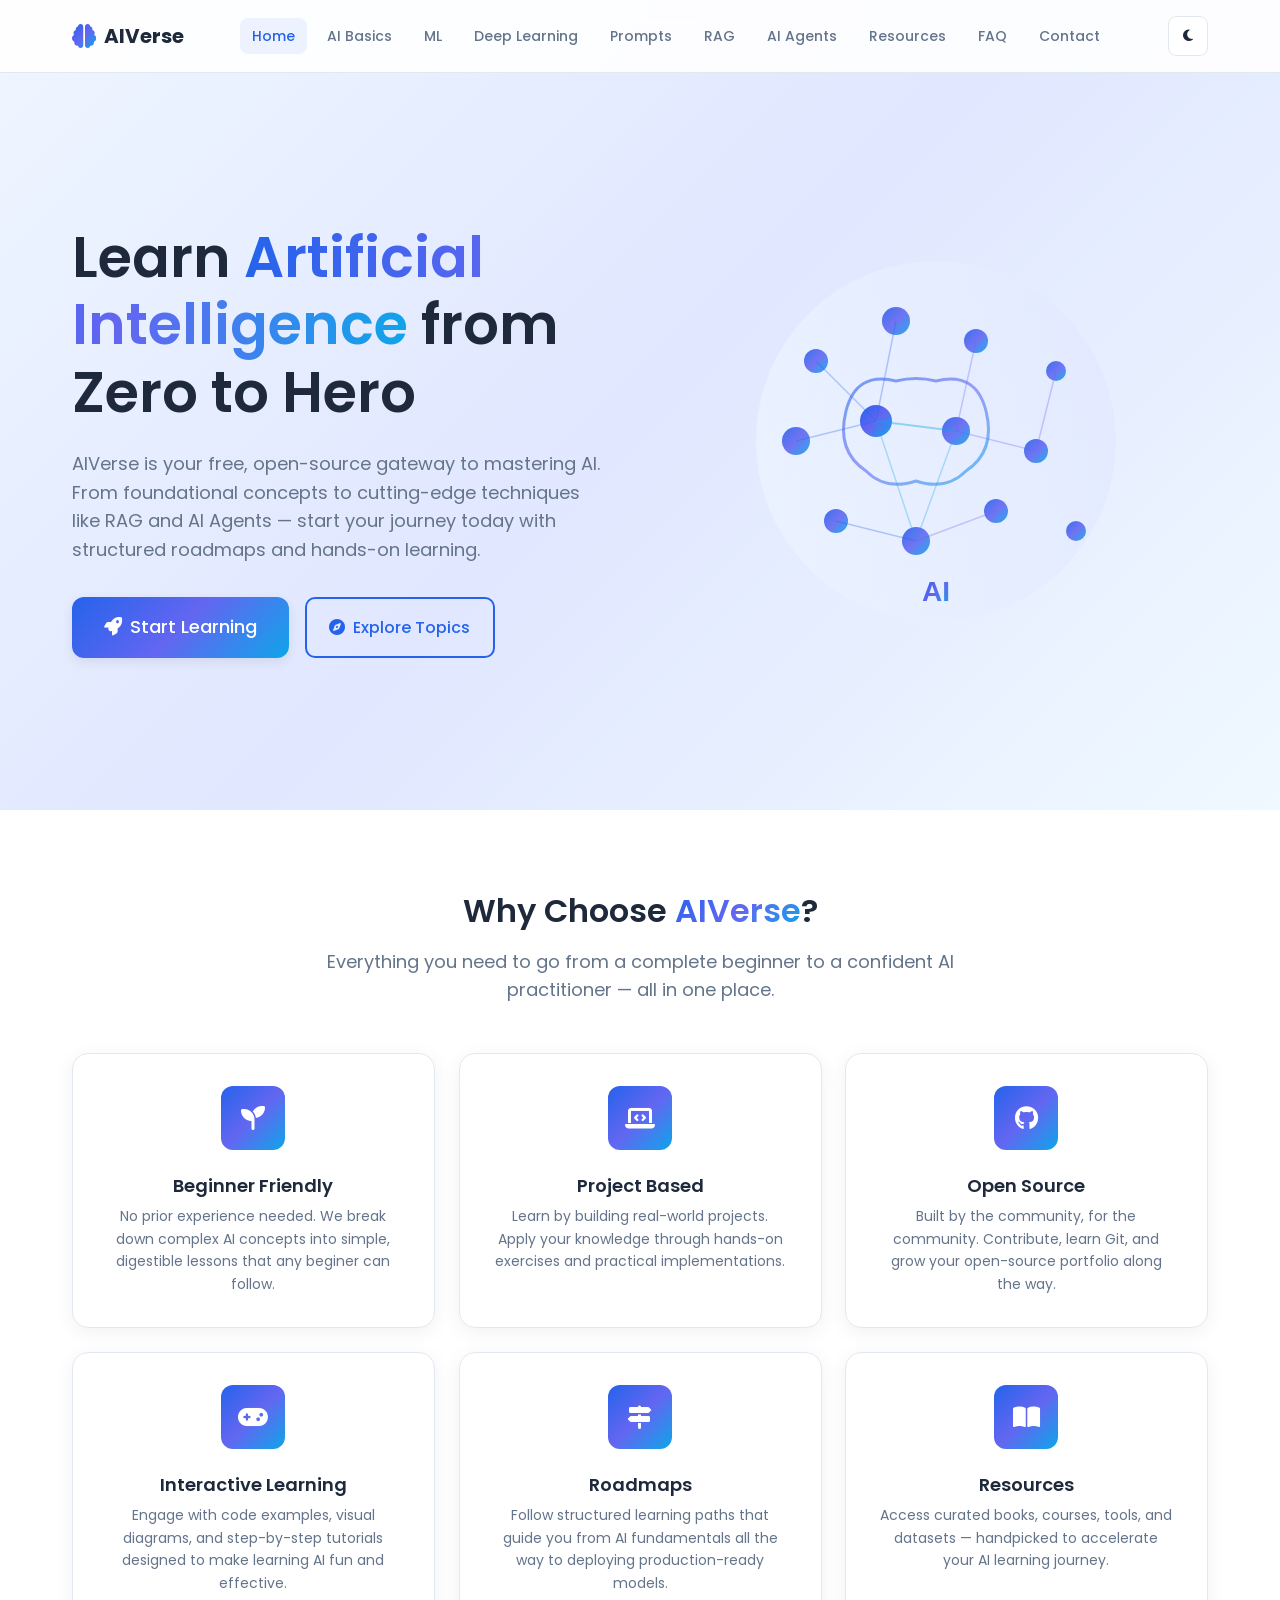
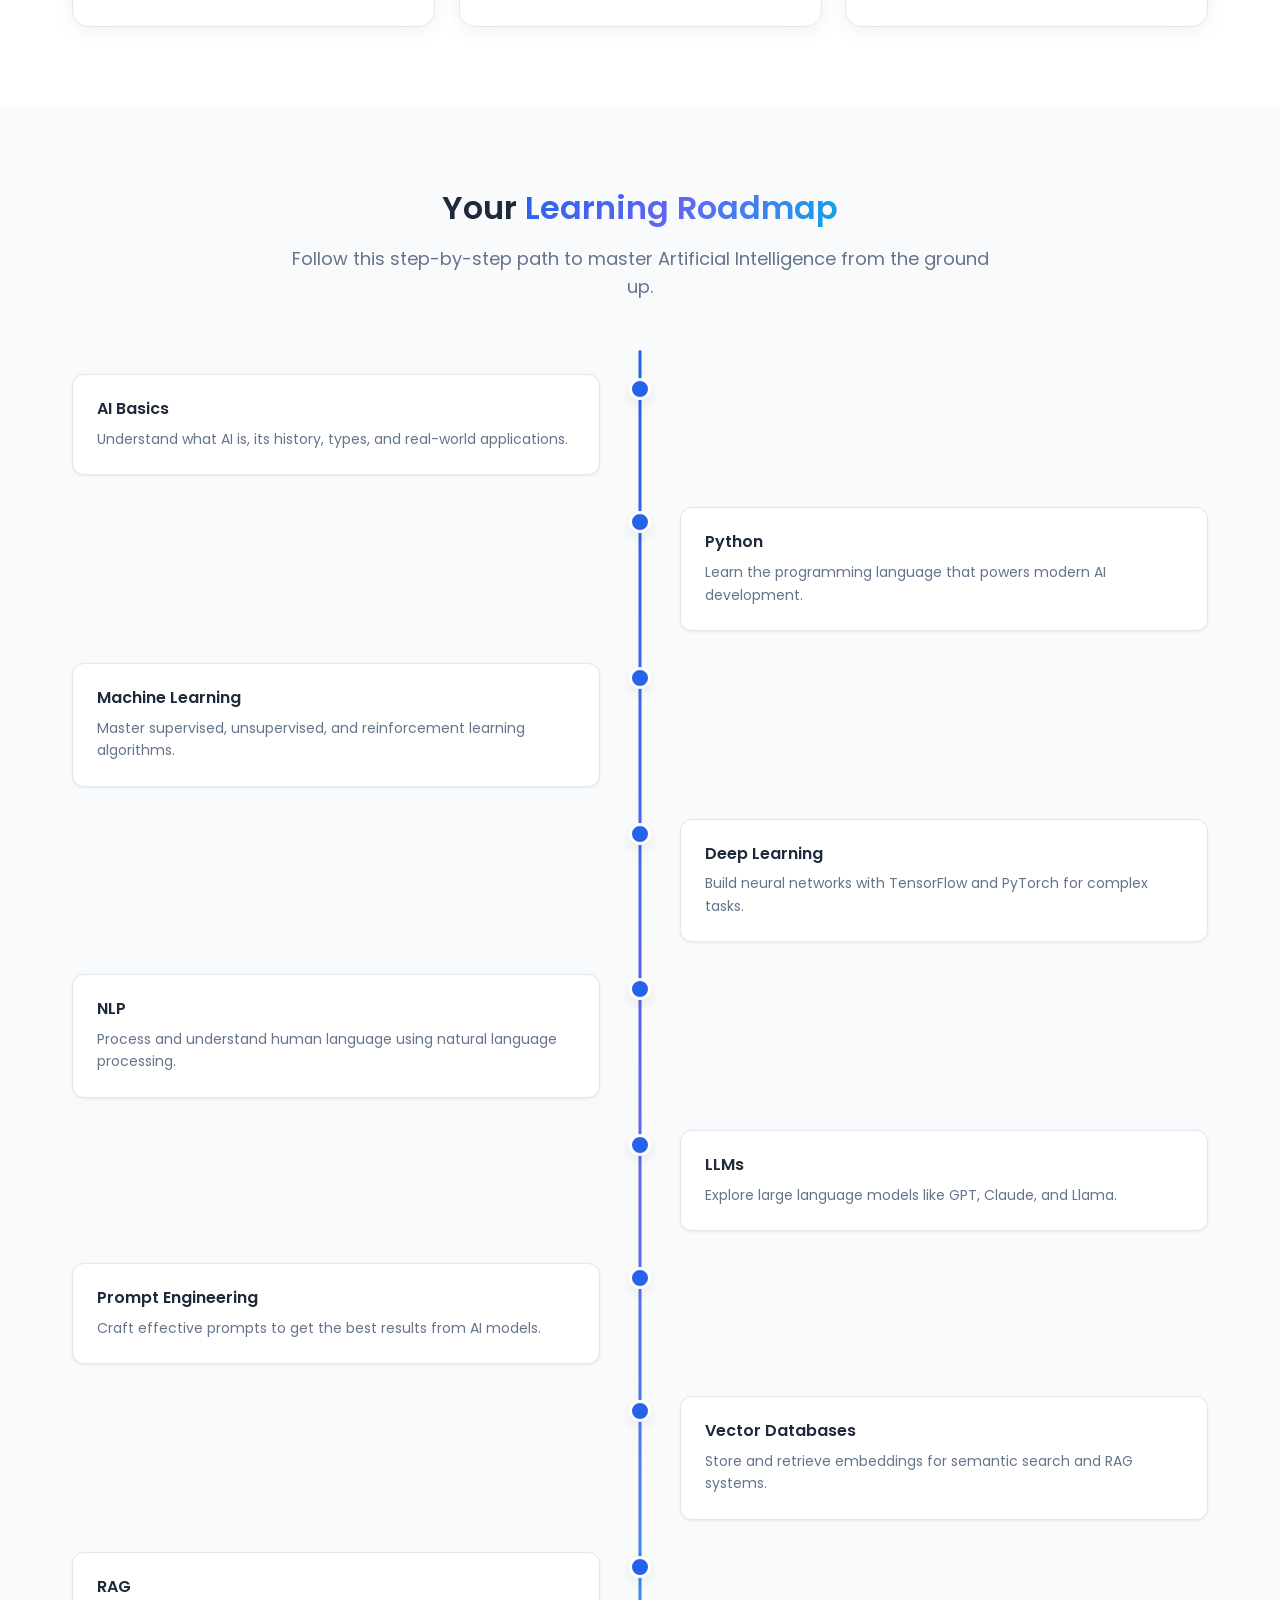
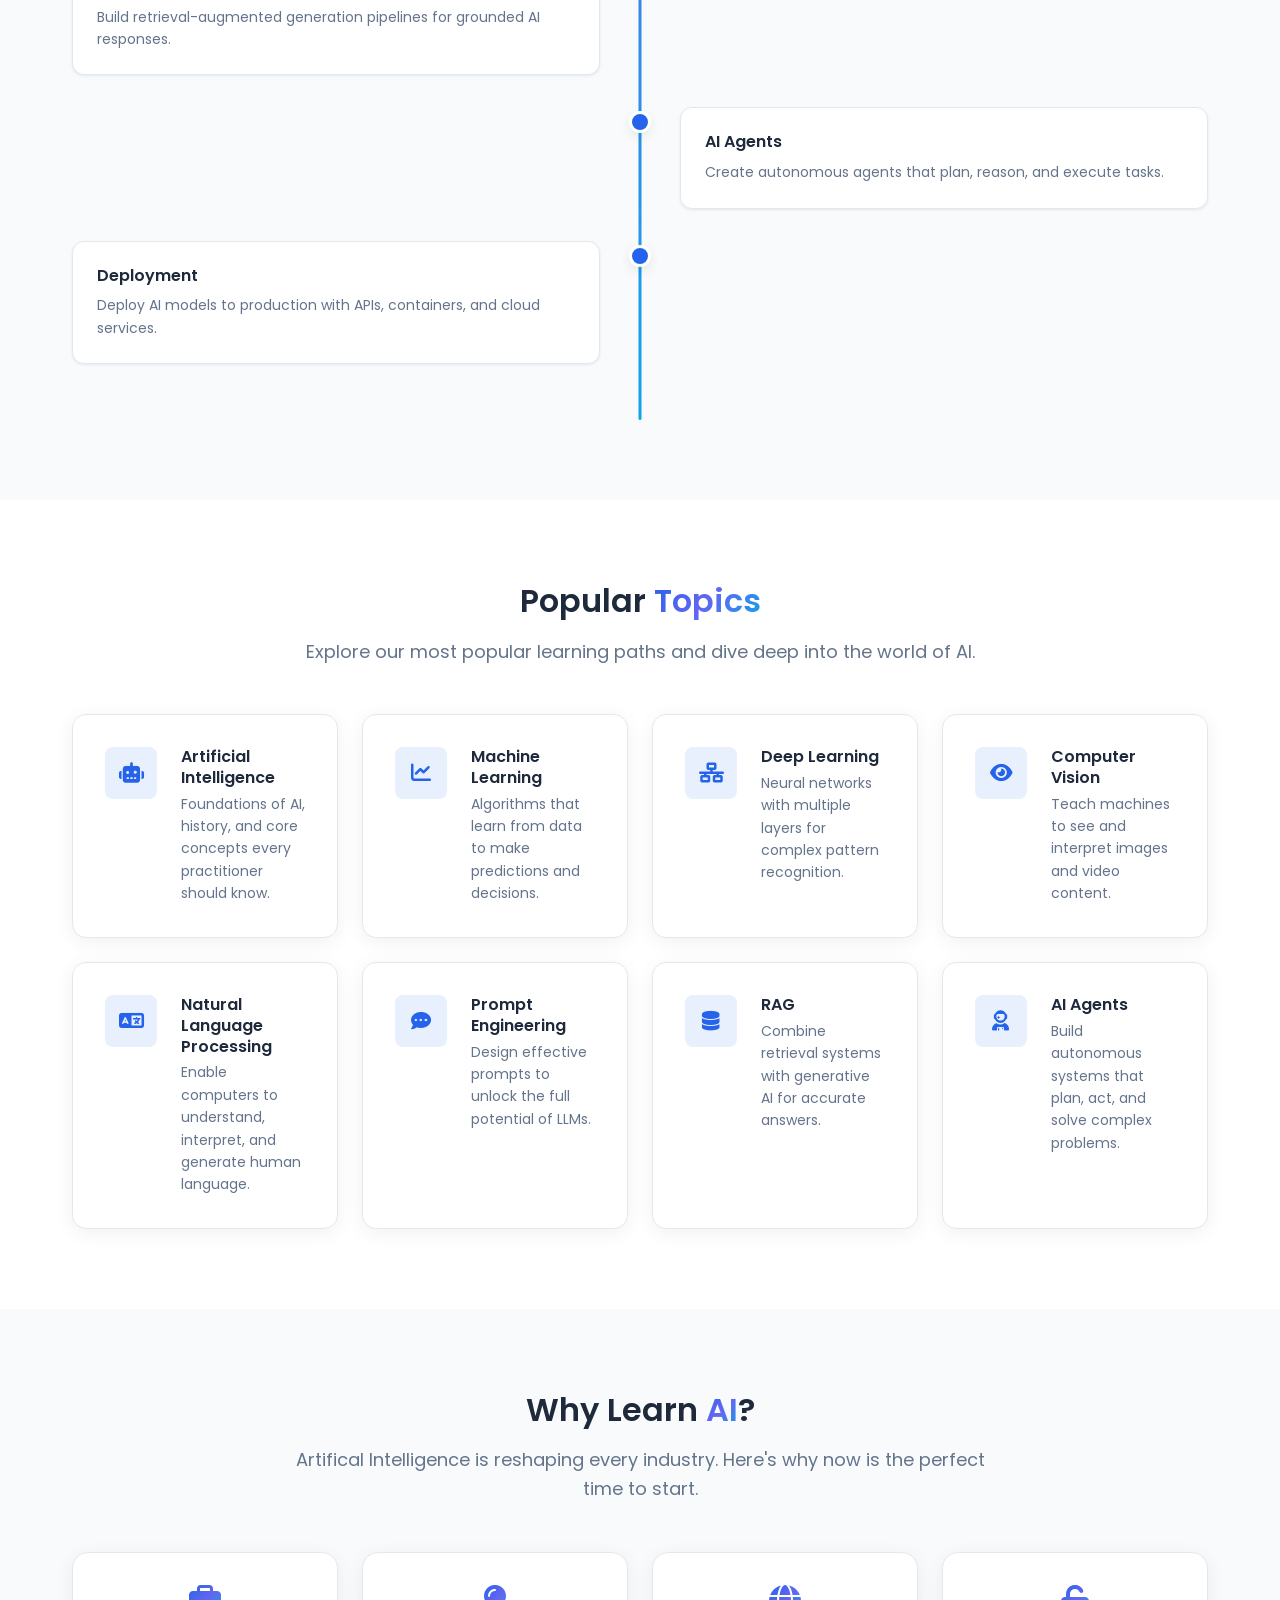
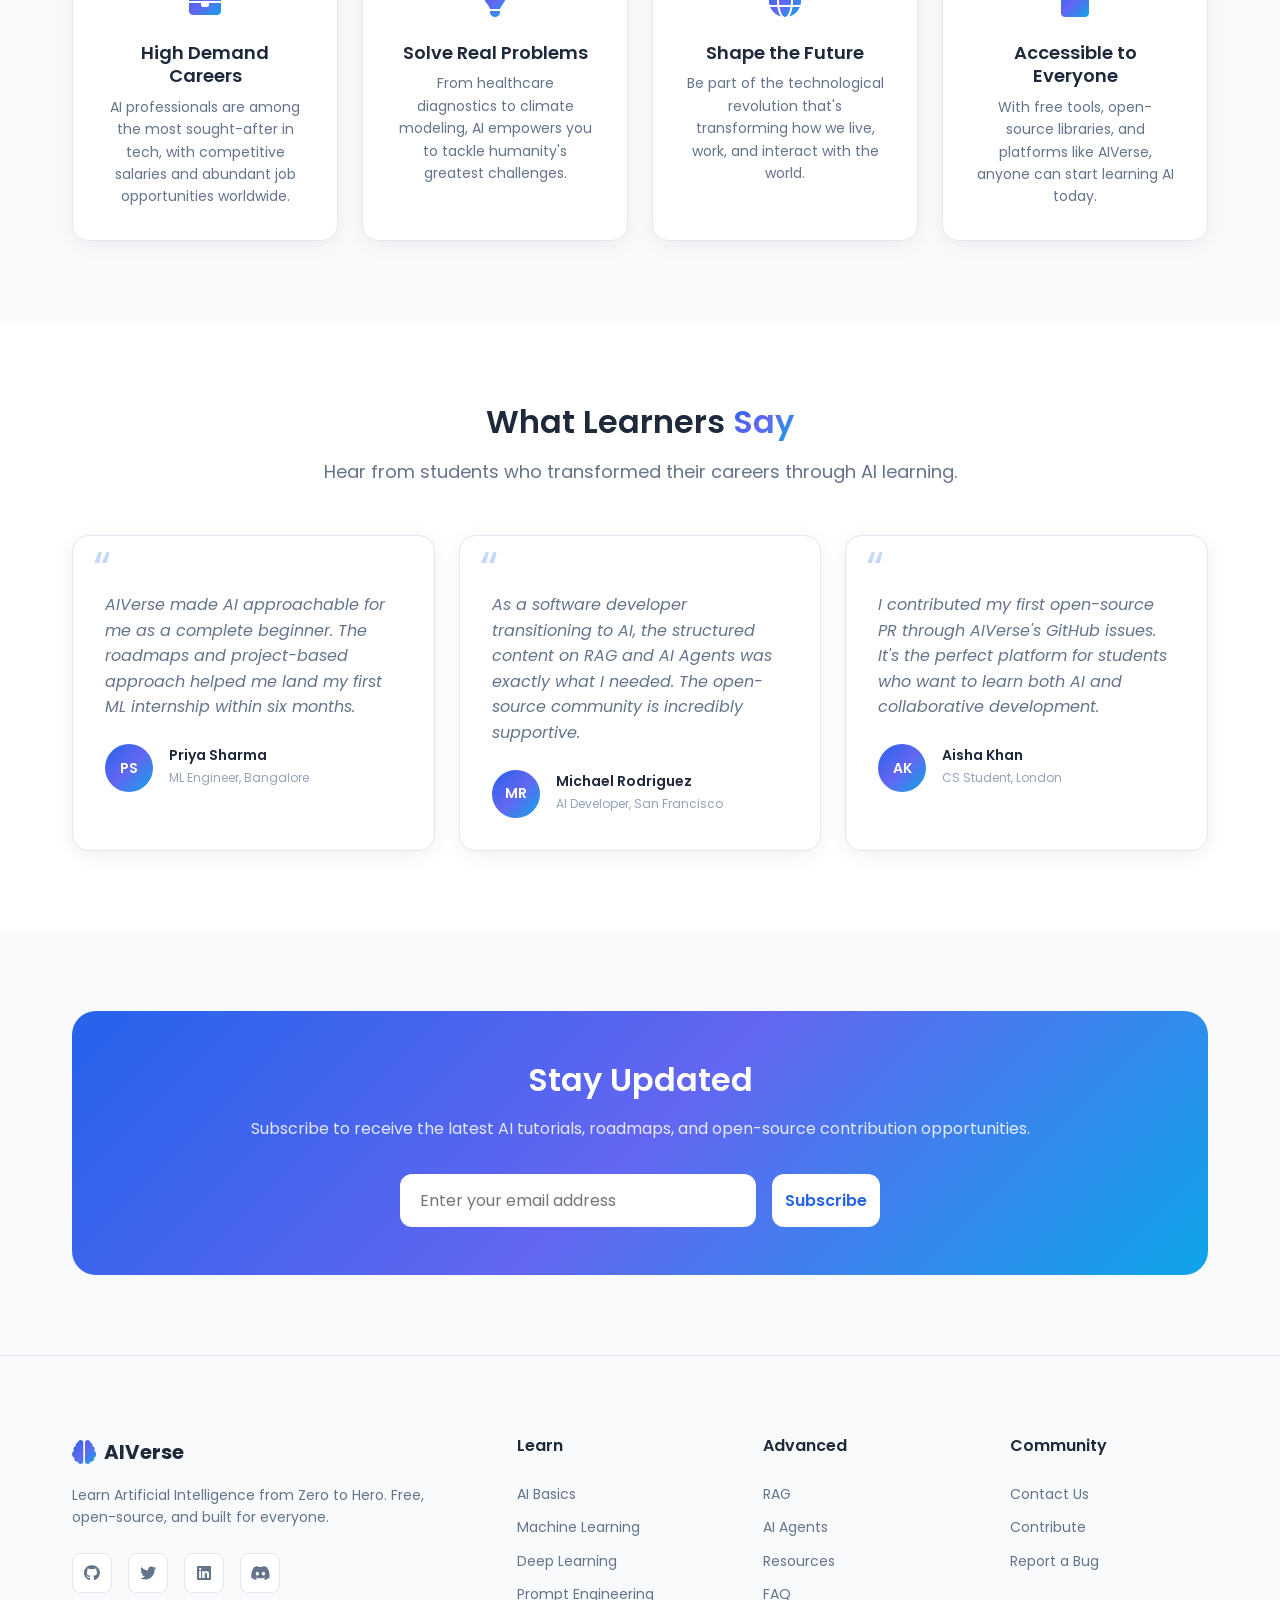
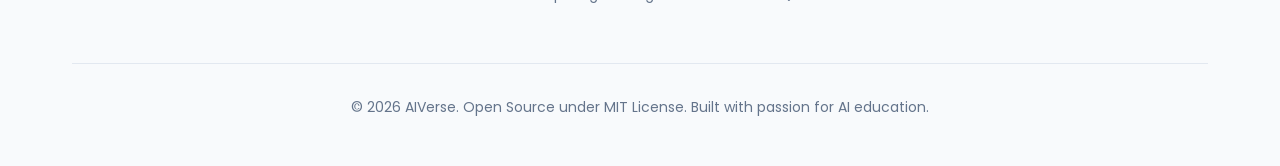
<file: index.html>
<!DOCTYPE html>
<html lang="en">
<head>
  <meta charset="UTF-8">
  <meta name="viewport" content="width=device-width, initial-scale=1.0">
  <meta name="description" content="AIVerse - Learn Artificial Intelligence from Zero to Hero. Free open-source educational platform for AI, Machine Learning, Deep Learning, and more.">
  <title>AIVerse - Learn Artificial Intelligence from Zero to Hero</title>

  <!-- Google Fonts: Poppins -->
  <link rel="preconnect" href="https://fonts.googleapis.com">
  <link rel="preconnect" href="https://fonts.gstatic.com" crossorigin>
  <link href="https://fonts.googleapis.com/css2?family=Poppins:wght@300;400;500;600;700&display=swap" rel="stylesheet">

  <!-- Font Awesome Icons -->
  <link rel="stylesheet" href="https://cdnjs.cloudflare.com/ajax/libs/font-awesome/6.5.1/css/all.min.css">

  <!-- Favicon Icon -->
   <link rel="icon" href="icons\Favicon.png">

  <!-- Stylesheets -->
  <link rel="stylesheet" href="css/style.css">
  <link rel="stylesheet" href="css/responsive.css">
  <link rel="stylesheet" href="css/animations.css">
</head>
<body>

  <!-- ========== HEADER & NAVIGATION ========== -->
  <header class="header" role="banner">
    <div class="container">
      <nav class="navbar" role="navigation" aria-label="Main navigation">
        <a href="index.html" class="logo" aria-label="AIVerse Home">
          <i class="fas fa-brain" aria-hidden="true"></i>
          <span>AIVerse</span>
        </a>

        <ul class="nav-menu">
          <li><a href="index.html" class="nav-link">Home</a></li>
          <li><a href="ai-basics.html" class="nav-link">AI Basics</a></li>
          <li><a href="machine-learning.html" class="nav-link">ML</a></li>
          <li><a href="deep-learning.html" class="nav-link">Deep Learning</a></li>
          <li><a href="prompt-engineering.html" class="nav-link">Prompts</a></li>
          <li><a href="rag.html" class="nav-link">RAG</a></li>
          <li><a href="ai-agents.html" class="nav-link">AI Agents</a></li>
          <li><a href="resources.html" class="nav-link">Resources</a></li>
          <li><a href="faq.html" class="nav-link">FAQ</a></li>
          <li><a href="contact.html" class="nav-link">Contact</a></li>
        </ul>

        <div class="nav-actions">
          <button type="button" class="theme-toggle" aria-label="Toggle dark mode">
            <i class="fas fa-moon" aria-hidden="true"></i>
          </button>
          <button type="button"
    class="nav-toggle"
    aria-label="Toggle navigation menu"
    aria-expanded="false">
            <span></span>
            <span></span>
            <span></span>
          </button>
        </div>
      </nav>
    </div>
  </header>

  <main>

    <!-- ========== HERO SECTION ========== -->
    <section class="hero" id="hero">
      <div class="container">
        <div class="hero-content">
          <div class="hero-text">
            <h1>Learn <span class="text-gradient-animated">Artificial Intelligence</span> from Zero to Hero</h1>
            <p>AIVerse is your free, open-source gateway to mastering AI. From foundational concepts to cutting-edge techniques like RAG and AI Agents — start your journey today with structured roadmaps and hands-on learning.</p>
            <div class="hero-buttons">
              <a href="ai-basics.html" class="btn btn-primary btn-lg">
                <i class="fas fa-rocket" aria-hidden="true"></i> Start Learning
              </a>
              <a href="#topics" class="btn btn-secondary btn-secondary-hero">
                <i class="fas fa-compass" aria-hidden="true"></i> Explore Topics
              </a>
            </div>
          </div>
          <div class="hero-image">
            <img src="images/hero-illustration.svg" alt="Neural network and AI brain illustration" class="hero-illustration" width="480" height="400">
          </div>
        </div>
      </div>
    </section>

    <!-- ========== FEATURES SECTION ========== -->
    <section class="section" id="features">
      <div class="container">
        <div class="section-header reveal">
          <h2>Why Choose <span class="text-gradient">AIVerse</span>?</h2>
          <p>Everything you need to go from a complete beginner to a confident AI practitioner — all in one place.</p>
        </div>

        <div class="features-grid reveal-stagger">
          <article class="feature-card">
            <div class="feature-icon"><i class="fas fa-seedling" aria-hidden="true"></i></div>
            <h3>Beginner Friendly</h3>
            <p>No prior experience needed. We break down complex AI concepts into simple, digestible lessons that any beginer can follow.</p>
          </article>

          <article class="feature-card">
            <div class="feature-icon"><i class="fas fa-laptop-code" aria-hidden="true"></i></div>
            <h3>Project Based</h3>
            <p>Learn by building real-world projects. Apply your knowledge through hands-on exercises and practical implementations.</p>
          </article>

          <article class="feature-card">
            <div class="feature-icon"><i class="fab fa-github" aria-hidden="true"></i></div>
            <h3>Open Source</h3>
            <p>Built by the community, for the community. Contribute, learn Git, and grow your open-source portfolio along the way.</p>
          </article>

          <article class="feature-card">
            <div class="feature-icon"><i class="fas fa-gamepad" aria-hidden="true"></i></div>
            <h3>Interactive Learning</h3>
            <p>Engage with code examples, visual diagrams, and step-by-step tutorials designed to make learning AI fun and effective.</p>
          </article>

          <article class="feature-card">
            <div class="feature-icon"><i class="fas fa-map-signs" aria-hidden="true"></i></div>
            <h3>Roadmaps</h3>
            <p>Follow structured learning paths that guide you from AI fundamentals all the way to deploying production-ready models.</p>
          </article>

          <article class="feature-card">
            <div class="feature-icon"><i class="fas fa-book-open" aria-hidden="true"></i></div>
            <h3>Resources</h3>
            <p>Access curated books, courses, tools, and datasets — handpicked to accelerate your AI learning journey.</p>
          </article>
        </div>
      </div>
    </section>

    <!-- ========== LEARNING ROADMAP ========== -->
    <section class="section section-alt" id="roadmap">
      <div class="container">
        <div class="section-header reveal">
          <h2>Your <span class="text-gradient">Learning Roadmap</span></h2>
          <p>Follow this step-by-step path to master Artificial Intelligence from the ground up.</p>
        </div>

        <div class="timeline reveal">
          <div class="timeline-item">
            <div class="timeline-dot"></div>
            <div class="timeline-content">
              <h3>AI Basics</h3>
              <p>Understand what AI is, its history, types, and real-world applications.</p>
            </div>
          </div>
          <div class="timeline-item">
            <div class="timeline-dot"></div>
            <div class="timeline-content">
              <h3>Python</h3>
              <p>Learn the programming language that powers modern AI development.</p>
            </div>
          </div>
          <div class="timeline-item">
            <div class="timeline-dot"></div>
            <div class="timeline-content">
              <h3>Machine Learning</h3>
              <p>Master supervised, unsupervised, and reinforcement learning algorithms.</p>
            </div>
          </div>
          <div class="timeline-item">
            <div class="timeline-dot"></div>
            <div class="timeline-content">
              <h3>Deep Learning</h3>
              <p>Build neural networks with TensorFlow and PyTorch for complex tasks.</p>
            </div>
          </div>
          <div class="timeline-item">
            <div class="timeline-dot"></div>
            <div class="timeline-content">
              <h3>NLP</h3>
              <p>Process and understand human language using natural language processing.</p>
            </div>
          </div>
          <div class="timeline-item">
            <div class="timeline-dot"></div>
            <div class="timeline-content">
              <h3>LLMs</h3>
              <p>Explore large language models like GPT, Claude, and Llama.</p>
            </div>
          </div>
          <div class="timeline-item">
            <div class="timeline-dot"></div>
            <div class="timeline-content">
              <h3>Prompt Engineering</h3>
              <p>Craft effective prompts to get the best results from AI models.</p>
            </div>
          </div>
          <div class="timeline-item">
            <div class="timeline-dot"></div>
            <div class="timeline-content">
              <h3>Vector Databases</h3>
              <p>Store and retrieve embeddings for semantic search and RAG systems.</p>
            </div>
          </div>
          <div class="timeline-item">
            <div class="timeline-dot"></div>
            <div class="timeline-content">
              <h3>RAG</h3>
              <p>Build retrieval-augmented generation pipelines for grounded AI responses.</p>
            </div>
          </div>
          <div class="timeline-item">
            <div class="timeline-dot"></div>
            <div class="timeline-content">
              <h3>AI Agents</h3>
              <p>Create autonomous agents that plan, reason, and execute tasks.</p>
            </div>
          </div>
          <div class="timeline-item">
            <div class="timeline-dot"></div>
            <div class="timeline-content">
              <h3>Deployment</h3>
              <p>Deploy AI models to production with APIs, containers, and cloud services.</p>
            </div>
          </div>
        </div>
      </div>
    </section>

    <!-- ========== POPULAR TOPICS ========== -->
    <section class="section" id="topics">
      <div class="container">
        <div class="section-header reveal">
          <h2>Popular <span class="text-gradient">Topics</span></h2>
          <p>Explore our most popular learning paths and dive deep into the world of AI.</p>
        </div>

        <div class="topics-grid reveal-stagger">
          <a href="ai-basics.html" class="topic-card">
            <div class="topic-icon"><i class="fas fa-robot" aria-hidden="true"></i></div>
            <div>
              <h3>Artificial Intelligence</h3>
              <p>Foundations of AI, history, and core concepts every practitioner should know.</p>
            </div>
          </a>

          <a href="machine-learning.html" class="topic-card">
            <div class="topic-icon"><i class="fas fa-chart-line" aria-hidden="true"></i></div>
            <div>
              <h3>Machine Learning</h3>
              <p>Algorithms that learn from data to make predictions and decisions.</p>
            </div>
          </a>

          <a href="deep-learning.html" class="topic-card">
            <div class="topic-icon"><i class="fas fa-network-wired" aria-hidden="true"></i></div>
            <div>
              <h3>Deep Learning</h3>
              <p>Neural networks with multiple layers for complex pattern recognition.</p>
            </div>
          </a>

          <a href="deep-learning.html" class="topic-card">
            <div class="topic-icon"><i class="fas fa-eye" aria-hidden="true"></i></div>
            <div>
              <h3>Computer Vision</h3>
              <p>Teach machines to see and interpret images and video content.</p>
            </div>
          </a>

          <a href="deep-learning.html" class="topic-card">
            <div class="topic-icon"><i class="fas fa-language" aria-hidden="true"></i></div>
            <div>
              <h3>Natural Language Processing</h3>
              <p>Enable computers to understand, interpret, and generate human language.</p>
            </div>
          </a>

          <a href="prompt-engineering.html" class="topic-card">
            <div class="topic-icon"><i class="fas fa-comment-dots" aria-hidden="true"></i></div>
            <div>
              <h3>Prompt Engineering</h3>
              <p>Design effective prompts to unlock the full potential of LLMs.</p>
            </div>
          </a>

          <a href="rag.html" class="topic-card">
            <div class="topic-icon"><i class="fas fa-database" aria-hidden="true"></i></div>
            <div>
              <h3>RAG</h3>
              <p>Combine retrieval systems with generative AI for accurate answers.</p>
            </div>
          </a>

          <a href="ai-agents.html" class="topic-card">
            <div class="topic-icon"><i class="fas fa-user-astronaut" aria-hidden="true"></i></div>
            <div>
              <h3>AI Agents</h3>
              <p>Build autonomous systems that plan, act, and solve complex problems.</p>
            </div>
          </a>
        </div>
      </div>
    </section>

    <!-- ========== WHY LEARN AI ========== -->
    <section class="section section-alt" id="why-ai">
      <div class="container">
        <div class="section-header reveal">
          <h2>Why Learn <span class="text-gradient">AI</span>?</h2>
          <p>Artifical Intelligence is reshaping every industry. Here's why now is the perfect time to start.</p>
        </div>

        <div class="why-grid reveal-stagger">
          <article class="why-card">
            <i class="fas fa-briefcase" aria-hidden="true"></i>
            <h3>High Demand Careers</h3>
            <p>AI professionals are among the most sought-after in tech, with competitive salaries and abundant job opportunities worldwide.</p>
          </article>

          <article class="why-card">
            <i class="fas fa-lightbulb" aria-hidden="true"></i>
            <h3>Solve Real Problems</h3>
            <p>From healthcare diagnostics to climate modeling, AI empowers you to tackle humanity's greatest challenges.</p>
          </article>

          <article class="why-card">
            <i class="fas fa-globe" aria-hidden="true"></i>
            <h3>Shape the Future</h3>
            <p>Be part of the technological revolution that's transforming how we live, work, and interact with the world.</p>
          </article>

          <article class="why-card">
            <i class="fas fa-unlock" aria-hidden="true"></i>
            <h3>Accessible to Everyone</h3>
            <p>With free tools, open-source libraries, and platforms like AIVerse, anyone can start learning AI today.</p>
          </article>
        </div>
      </div>
    </section>

    <!-- ========== TESTIMONIALS ========== -->
    <section class="section" id="testimonials">
      <div class="container">
        <div class="section-header reveal">
          <h2>What Learners <span class="text-gradient">Say</span></h2>
          <p>Hear from students who transformed their careers through AI learning.</p>
        </div>

        <div class="testimonials-grid reveal-stagger">
          <article class="testimonial-card">
            <p class="testimonial-text">AIVerse made AI approachable for me as a complete beginner. The roadmaps and project-based approach helped me land my first ML internship within six months.</p>
            <div class="testimonial-author">
              <div class="author-avatar">PS</div>
              <div class="author-info">
                <h4>Priya Sharma</h4>
                <span>ML Engineer, Bangalore</span>
              </div>
            </div>
          </article>

          <article class="testimonial-card">
            <p class="testimonial-text">As a software developer transitioning to AI, the structured content on RAG and AI Agents was exactly what I needed. The open-source community is incredibly supportive.</p>
            <div class="testimonial-author">
              <div class="author-avatar">MR</div>
              <div class="author-info">
                <h4>Michael Rodriguez</h4>
                <span>AI Developer, San Francisco</span>
              </div>
            </div>
          </article>

          <article class="testimonial-card">
            <p class="testimonial-text">I contributed my first open-source PR through AIVerse's GitHub issues. It's the perfect platform for students who want to learn both AI and collaborative development.</p>
            <div class="testimonial-author">
              <div class="author-avatar">AK</div>
              <div class="author-info">
                <h4>Aisha Khan</h4>
                <span>CS Student, London</span>
              </div>
            </div>
          </article>
        </div>
      </div>
    </section>

    <!-- ========== NEWSLETTER ========== -->
    <section class="section section-alt" id="newsletter">
      <div class="container">
        <div class="newsletter reveal">
          <h2>Stay Updated</h2>
          <p>Subscribe to receive the latest AI tutorials, roadmaps, and open-source contribution opportunities.</p>
          <form class="newsletter-form" aria-label="Newsletter subscription">
            <input type="email" placeholder="Enter your email address" required aria-label="Email address">
            <button type="submit" class="btn">Subscribe</button>
          </form>
        </div>
      </div>
    </section>

  </main>

  <!-- ========== FOOTER ========== -->
  <footer class="footer" role="contentinfo">
    <div class="container">
      <div class="footer-grid">
        <div class="footer-brand">
          <a href="index.html" class="logo">
            <i class="fas fa-brain" aria-hidden="true"></i>
            <span>AIVerse</span>
          </a>
          <p>Learn Artificial Intelligence from Zero to Hero. Free, open-source, and built for everyone.</p>
          <div class="social-links">
            <a href="https://github.com" target="_blank" rel="noopener noreferrer" aria-label="GitHub"><i class="fab fa-github"></i></a>
            <a href="https://twitter.com" target="_blank" rel="noopener noreferrer" aria-label="Twitter"><i class="fab fa-twitter"></i></a>
            <a href="https://linkedin.com" target="_blank" rel="noopener noreferrer" aria-label="LinkedIn"><i class="fab fa-linkedin"></i></a>
            <a href="https://discord.com" target="_blank" rel="noopener noreferrer" aria-label="Discord"><i class="fab fa-discord"></i></a>
          </div>
        </div>

        <div class="footer-links">
          <h4>Learn</h4>
          <ul>
            <li><a href="ai-basics.html">AI Basics</a></li>
            <li><a href="machine-learning.html">Machine Learning</a></li>
            <li><a href="deep-learning.html">Deep Learning</a></li>
            <li><a href="prompt-engineering.html">Prompt Engineering</a></li>
          </ul>
        </div>

        <div class="footer-links">
          <h4>Advanced</h4>
          <ul>
            <li><a href="rag.html">RAG</a></li>
            <li><a href="ai-agents.html">AI Agents</a></li>
            <li><a href="resources.html">Resources</a></li>
            <li><a href="faq.html">FAQ</a></li>
          </ul>
        </div>

        <div class="footer-links">
          <h4>Community</h4>
          <ul>
            <li><a href="contact.html">Contact Us</a></li>
            <li><a href="https://github.com" target="_blank" rel="noopener noreferrer">Contribute</a></li>
            <li><a href="https://github.com" target="_blank" rel="noopener noreferrer">Report a Bug</a></li>
          </ul>
        </div>
      </div>

      <div class="footer-bottom">
        <p>&copy; 2026 AIVerse. Open Source under MIT License. Built with passion for AI education.</p>
      </div>
    </div>
  </footer>

  <!-- Back to Top Button -->
  <button type="button" class="back-to-top" aria-label="Back to top">
    <i class="fas fa-arrow-up" aria-hidden="true"></i>
  </button>

  <!-- JavaScript -->
  <script src="js/darkmode.js"></script>
  <script src="js/script.js"></script>
</body>
</html>
</file>
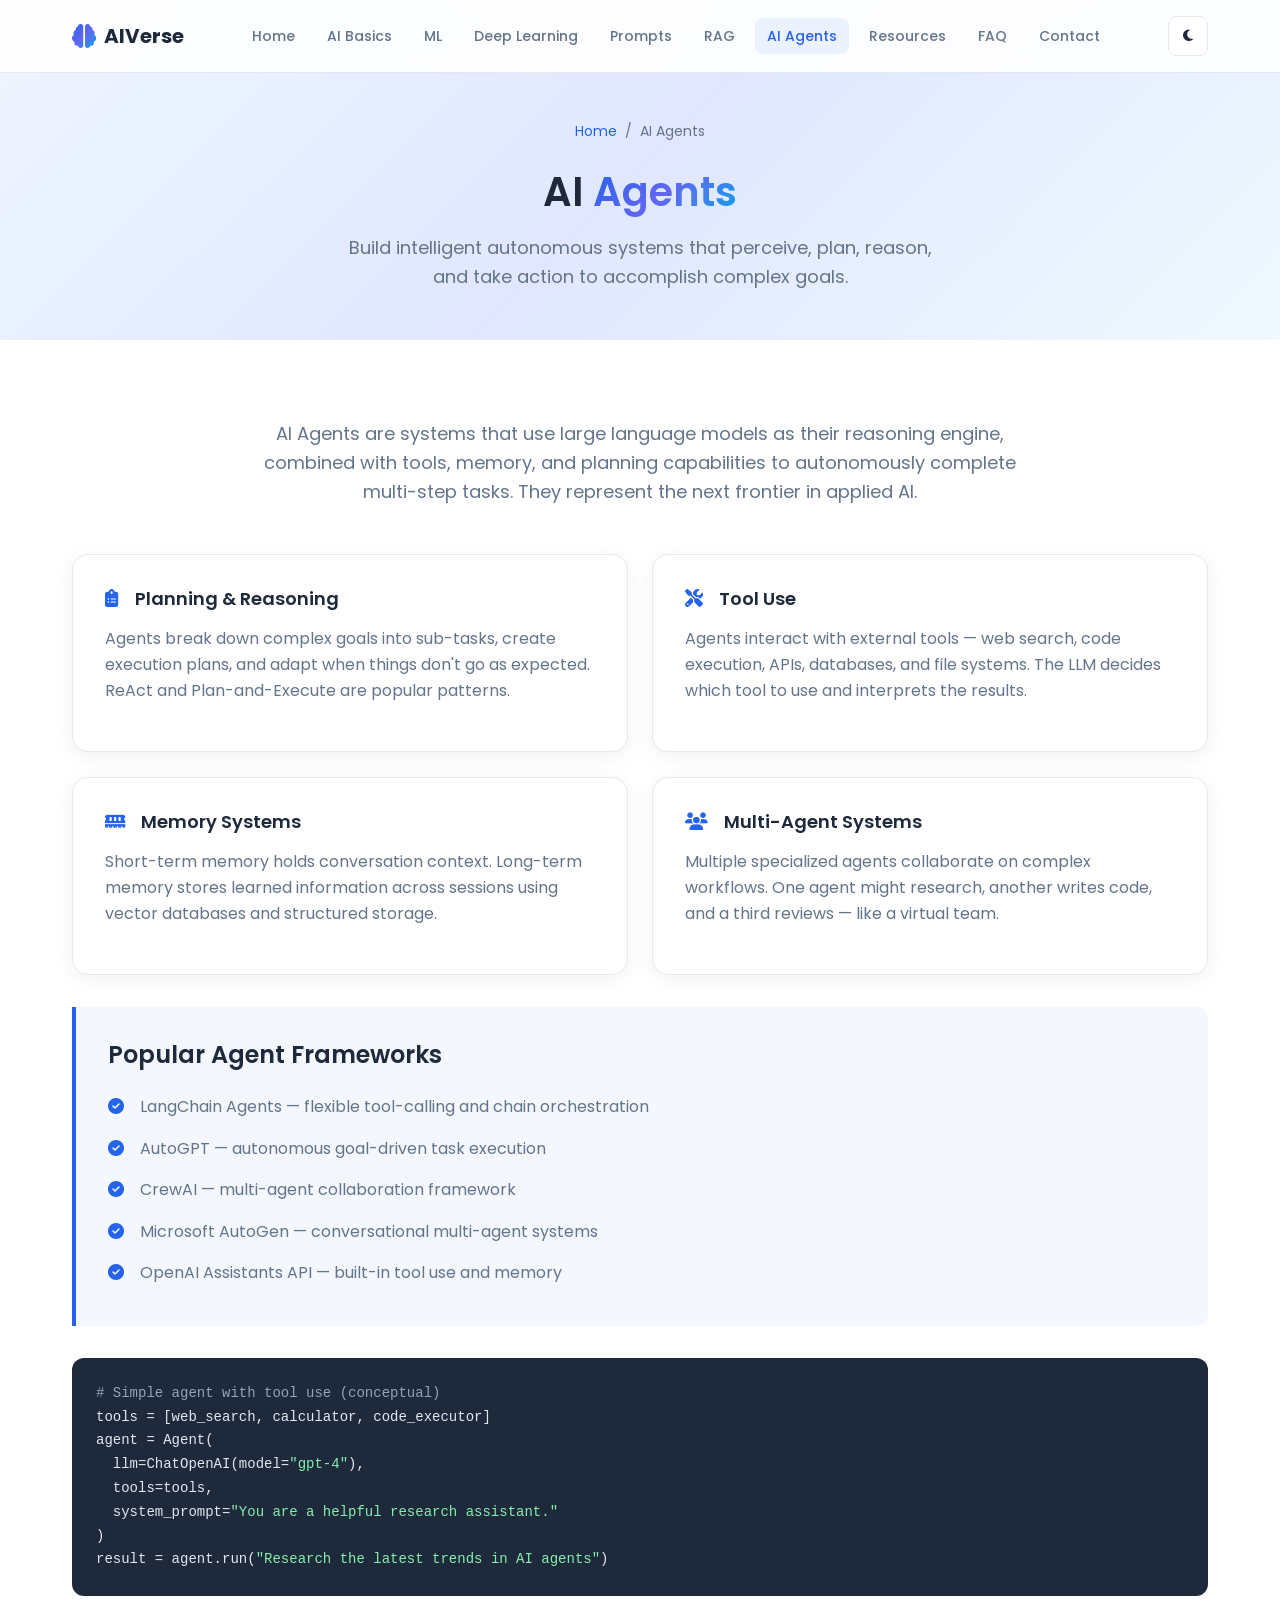
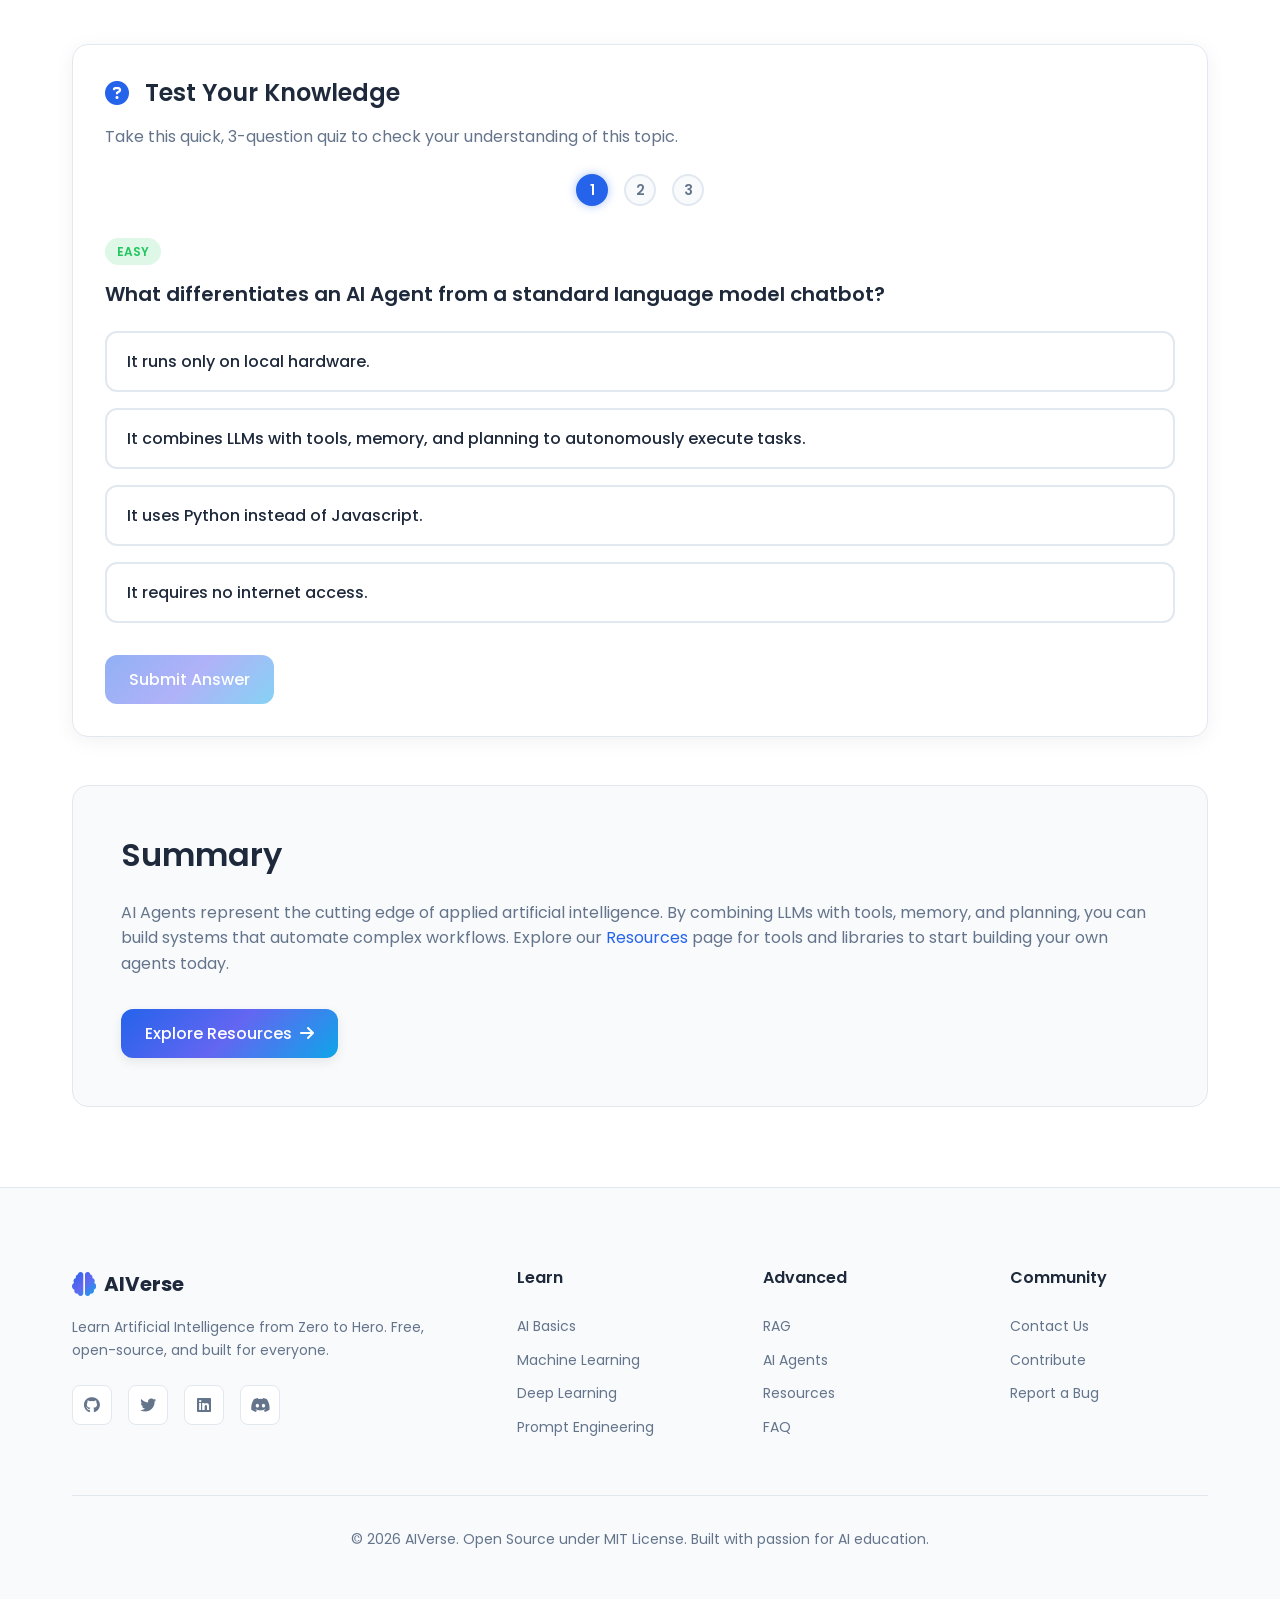
<file: ai-agents.html>
<!DOCTYPE html>
<html lang="en">

<head>
  <meta charset="UTF-8">
  <meta name="viewport" content="width=device-width, initial-scale=1.0">
  <meta name="description"
    content="Learn AI Agents - autonomous systems that plan, reason, and execute tasks using LLMs and tools on AIVerse.">
  <title>AI Agents - AIVerse</title>
  <link rel="preconnect" href="https://fonts.googleapis.com">
  <link rel="preconnect" href="https://fonts.gstatic.com" crossorigin>
  <link href="https://fonts.googleapis.com/css2?family=Poppins:wght@300;400;500;600;700&display=swap" rel="stylesheet">
  <link rel="stylesheet" href="https://cdnjs.cloudflare.com/ajax/libs/font-awesome/6.5.1/css/all.min.css">
  <link rel="stylesheet" href="css/style.css">
  <link rel="stylesheet" href="css/responsive.css">
  <link rel="stylesheet" href="css/animations.css">

  <!-- Favicon Icon -->
  <link rel="icon" href="icons\Favicon.png">

</head>

<body>

  <header class="header" role="banner">
    <div class="container">
      <nav class="navbar" role="navigation" aria-label="Main navigation">
        <a href="index.html" class="logo" aria-label="AIVerse Home"><i class="fas fa-brain"
            aria-hidden="true"></i><span>AIVerse</span></a>
        <ul class="nav-menu">
          <li><a href="index.html" class="nav-link">Home</a></li>
          <li><a href="ai-basics.html" class="nav-link">AI Basics</a></li>
          <li><a href="machine-learning.html" class="nav-link">ML</a></li>
          <li><a href="deep-learning.html" class="nav-link">Deep Learning</a></li>
          <li><a href="prompt-engineering.html" class="nav-link">Prompts</a></li>
          <li><a href="rag.html" class="nav-link">RAG</a></li>
          <li><a href="ai-agents.html" class="nav-link">AI Agents</a></li>
          <li><a href="resources.html" class="nav-link">Resources</a></li>
          <li><a href="faq.html" class="nav-link">FAQ</a></li>
          <li><a href="contact.html" class="nav-link">Contact</a></li>
        </ul>
        <div class="nav-actions">
          <button type="button" class="theme-toggle" aria-label="Toggle dark mode"><i class="fas fa-moon"
              aria-hidden="true"></i></button>
          <button type="button" class="nav-toggle"
            aria-label="Toggle navigation menu"><span></span><span></span><span></span></button>
        </div>
      </nav>
    </div>
  </header>

  <main>
    <section class="page-hero">
      <div class="container">
        <nav class="breadcrumb" aria-label="Breadcrumb"><a href="index.html">Home</a> <span>/</span> <span>AI
            Agents</span></nav>
        <h1>AI <span class="text-gradient">Agents</span></h1>
        <p>Build intelligent autonomous systems that perceive, plan, reason, and take action to accomplish complex
          goals.</p>
      </div>
    </section>

    <section class="section">
      <div class="container">
        <div class="intro-text reveal">
          <p>AI Agents are systems that use large language models as their reasoning engine, combined with tools,
            memory, and planning capabilities to autonomously complete multi-step tasks. They represent the next
            frontier in applied AI.</p>
        </div>

        <div class="content-grid reveal-stagger">
          <article class="content-card">
            <h3><i class="fas fa-clipboard-list" aria-hidden="true"></i> Planning &amp; Reasoning</h3>
            <p>Agents break down complex goals into sub-tasks, create execution plans, and adapt when things don't go as
              expected. ReAct and Plan-and-Execute are popular patterns.</p>
          </article>

          <article class="content-card">
            <h3><i class="fas fa-tools" aria-hidden="true"></i> Tool Use</h3>
            <p>Agents interact with external tools — web search, code execution, APIs, databases, and file systems. The
              LLM decides which tool to use and interprets the results.</p>
          </article>

          <article class="content-card">
            <h3><i class="fas fa-memory" aria-hidden="true"></i> Memory Systems</h3>
            <p>Short-term memory holds conversation context. Long-term memory stores learned information across sessions
              using vector databases and structured storage.</p>
          </article>

          <article class="content-card">
            <h3><i class="fas fa-users" aria-hidden="true"></i> Multi-Agent Systems</h3>
            <p>Multiple specialized agents collaborate on complex workflows. One agent might research, another writes
              code, and a third reviews — like a virtual team.</p>
          </article>
        </div>

        <div class="key-points reveal">
          <h3>Popular Agent Frameworks</h3>
          <ul>
            <li><i class="fas fa-check-circle" aria-hidden="true"></i> LangChain Agents — flexible tool-calling and
              chain orchestration</li>
            <li><i class="fas fa-check-circle" aria-hidden="true"></i> AutoGPT — autonomous goal-driven task execution
            </li>
            <li><i class="fas fa-check-circle" aria-hidden="true"></i> CrewAI — multi-agent collaboration framework</li>
            <li><i class="fas fa-check-circle" aria-hidden="true"></i> Microsoft AutoGen — conversational multi-agent
              systems</li>
            <li><i class="fas fa-check-circle" aria-hidden="true"></i> OpenAI Assistants API — built-in tool use and
              memory</li>
          </ul>
        </div>

        <pre class="code-example reveal"><code><span class="comment"># Simple agent with tool use (conceptual)</span>
tools = [web_search, calculator, code_executor]
agent = Agent(
  llm=ChatOpenAI(model=<span class="string">"gpt-4"</span>),
  tools=tools,
  system_prompt=<span class="string">"You are a helpful research assistant."</span>
)
result = agent.run(<span class="string">"Research the latest trends in AI agents"</span>)</code></pre>

        <!-- Inline Mini-Quiz -->
        <div class="quiz-container content-card reveal" id="mini-quiz">
          <div class="quiz-header">
            <h3><i class="fas fa-question-circle" aria-hidden="true"></i> Test Your Knowledge</h3>
            <p>Take this quick, 3-question quiz to check your understanding of this topic.</p>
          </div>

          <div class="quiz-progress" aria-hidden="true">
            <span class="step active" data-step="1">1</span>
            <span class="step" data-step="2">2</span>
            <span class="step" data-step="3">3</span>
          </div>

          <div class="quiz-question-wrapper">
            <!-- Question 1 -->
            <div class="quiz-question active" data-question="1">
              <span class="quiz-difficulty easy">Easy</span>
              <h4 class="question-text">What differentiates an AI Agent from a standard language model chatbot?</h4>
              <div class="quiz-options">
                <button type="button" class="quiz-option" data-correct="false"
                  data-feedback="Incorrect. AI Agents can run locally, but that does not define them.">It runs only on
                  local hardware.</button>
                <button type="button" class="quiz-option" data-correct="true"
                  data-feedback="Correct! AI agents combine LLMs with reasoning, planning, memory, and tool usage to autonomously work toward a goal.">It
                  combines LLMs with tools, memory, and planning to autonomously execute tasks.</button>
                <button type="button" class="quiz-option" data-correct="false"
                  data-feedback="Incorrect. They can be coded in Python, JavaScript, or any language; programming language is not the differentiator.">It
                  uses Python instead of Javascript.</button>
                <button type="button" class="quiz-option" data-correct="false"
                  data-feedback="Incorrect. Agents often require internet or tool access to fetch information or interact with APIs.">It
                  requires no internet access.</button>
              </div>
            </div>

            <!-- Question 2 -->
            <div class="quiz-question" data-question="2">
              <span class="quiz-difficulty medium">Medium</span>
              <h4 class="question-text">What system memory is typically used to store and recall learned information
                across different user sessions?</h4>
              <div class="quiz-options">
                <button type="button" class="quiz-option" data-correct="false"
                  data-feedback="Incorrect. Short-term memory (RAM) holds temporary session history but does not persist across sessions.">Short-term
                  memory (RAM)</button>
                <button type="button" class="quiz-option" data-correct="false"
                  data-feedback="Incorrect. Local browser cache is client-side and doesn't store semantic information for backend agents.">Local
                  cache memory</button>
                <button type="button" class="quiz-option" data-correct="true"
                  data-feedback="Correct! Long-term memory stores semantic history using vector databases, letting agents recall facts and learning across sessions.">Long-term
                  memory (often using vector databases)</button>
                <button type="button" class="quiz-option" data-correct="false"
                  data-feedback="Incorrect. CPU registers are volatile hardware registers, irrelevant for persistent agent memory.">Volatile
                  CPU registers</button>
              </div>
            </div>

            <!-- Question 3 -->
            <div class="quiz-question" data-question="3">
              <span class="quiz-difficulty hard">Hard</span>
              <h4 class="question-text">Which prompting/reasoning pattern combines reasoning (thinking) and action (tool
                execution) step-by-step?</h4>
              <div class="quiz-options">
                <button type="button" class="quiz-option" data-correct="false"
                  data-feedback="Incorrect. Zero-shot prompting does not involve iterative thinking or tool execution.">Zero-Shot
                  Prompting</button>
                <button type="button" class="quiz-option" data-correct="true"
                  data-feedback="Correct! The ReAct (Reasoning and Acting) pattern alternates between generating reasoning thoughts and calling external tools.">ReAct
                  pattern</button>
                <button type="button" class="quiz-option" data-correct="false"
                  data-feedback="Incorrect. Overfitting is a machine learning error where a model fits training noise, not a reasoning pattern.">Overfitting</button>
                <button type="button" class="quiz-option" data-correct="false"
                  data-feedback="Incorrect. Gradient descent is a mathematical optimization algorithm to train parameters, not a prompt reasoning pattern.">Gradient
                  Descent</button>
              </div>
            </div>
          </div>

          <div class="quiz-feedback-box hidden">
            <p class="feedback-text"></p>
          </div>

          <div class="quiz-actions">
            <button type="button" class="btn btn-primary" id="quiz-submit-btn" disabled>Submit Answer</button>
            <button type="button" class="btn btn-secondary hidden" id="quiz-next-btn">Next Question <i
                class="fas fa-arrow-right"></i></button>
            <button type="button" class="btn btn-primary hidden" id="quiz-retry-btn">Try Again <i
                class="fas fa-undo"></i></button>
          </div>

          <div class="quiz-results hidden">
            <p class="results-score"><span class="score-num">0</span> / 3</p>
            <p class="results-message"></p>
          </div>
        </div>

        <div class="summary-box reveal">
          <h2>Summary</h2>
          <p>AI Agents represent the cutting edge of applied artificial intelligence. By combining LLMs with tools,
            memory, and planning, you can build systems that automate complex workflows. Explore our <a
              href="resources.html">Resources</a> page for tools and libraries to start building your own agents today.
          </p>
          <a href="resources.html" class="btn btn-primary" style="margin-top: 1rem;">Explore Resources <i
              class="fas fa-arrow-right" aria-hidden="true"></i></a>
        </div>
      </div>
    </section>
  </main>

  <footer class="footer" role="contentinfo">
    <div class="container">
      <div class="footer-grid">
        <div class="footer-brand">
          <a href="index.html" class="logo">
            <i class="fas fa-brain" aria-hidden="true"></i>
            <span>AIVerse</span>
          </a>
          <p>Learn Artificial Intelligence from Zero to Hero. Free, open-source, and built for everyone.</p>
          <div class="social-links">
            <a href="https://github.com" target="_blank" rel="noopener noreferrer" aria-label="GitHub"><i
                class="fab fa-github"></i></a>
            <a href="https://twitter.com" target="_blank" rel="noopener noreferrer" aria-label="Twitter"><i
                class="fab fa-twitter"></i></a>
            <a href="https://linkedin.com" target="_blank" rel="noopener noreferrer" aria-label="LinkedIn"><i
                class="fab fa-linkedin"></i></a>
            <a href="https://discord.com" target="_blank" rel="noopener noreferrer" aria-label="Discord"><i
                class="fab fa-discord"></i></a>
          </div>
        </div>

        <div class="footer-links">
          <h4>Learn</h4>
          <ul>
            <li><a href="ai-basics.html">AI Basics</a></li>
            <li><a href="machine-learning.html">Machine Learning</a></li>
            <li><a href="deep-learning.html">Deep Learning</a></li>
            <li><a href="prompt-engineering.html">Prompt Engineering</a></li>
          </ul>
        </div>

        <div class="footer-links">
          <h4>Advanced</h4>
          <ul>
            <li><a href="rag.html">RAG</a></li>
            <li><a href="ai-agents.html">AI Agents</a></li>
            <li><a href="resources.html">Resources</a></li>
            <li><a href="faq.html">FAQ</a></li>
          </ul>
        </div>

        <div class="footer-links">
          <h4>Community</h4>
          <ul>
            <li><a href="contact.html">Contact Us</a></li>
            <li><a href="https://github.com" target="_blank" rel="noopener noreferrer">Contribute</a></li>
            <li><a href="https://github.com" target="_blank" rel="noopener noreferrer">Report a Bug</a></li>
          </ul>
        </div>
      </div>

      <div class="footer-bottom">
        <p>&copy; 2026 AIVerse. Open Source under MIT License. Built with passion for AI education.</p>
      </div>
    </div>
  </footer>

  <button type="button" class="back-to-top" aria-label="Back to top"><i class="fas fa-arrow-up"
      aria-hidden="true"></i></button>
  <script src="js/darkmode.js"></script>
  <script src="js/script.js"></script>
  <script src="js/quiz.js"></script>
</body>

</html>
</file>
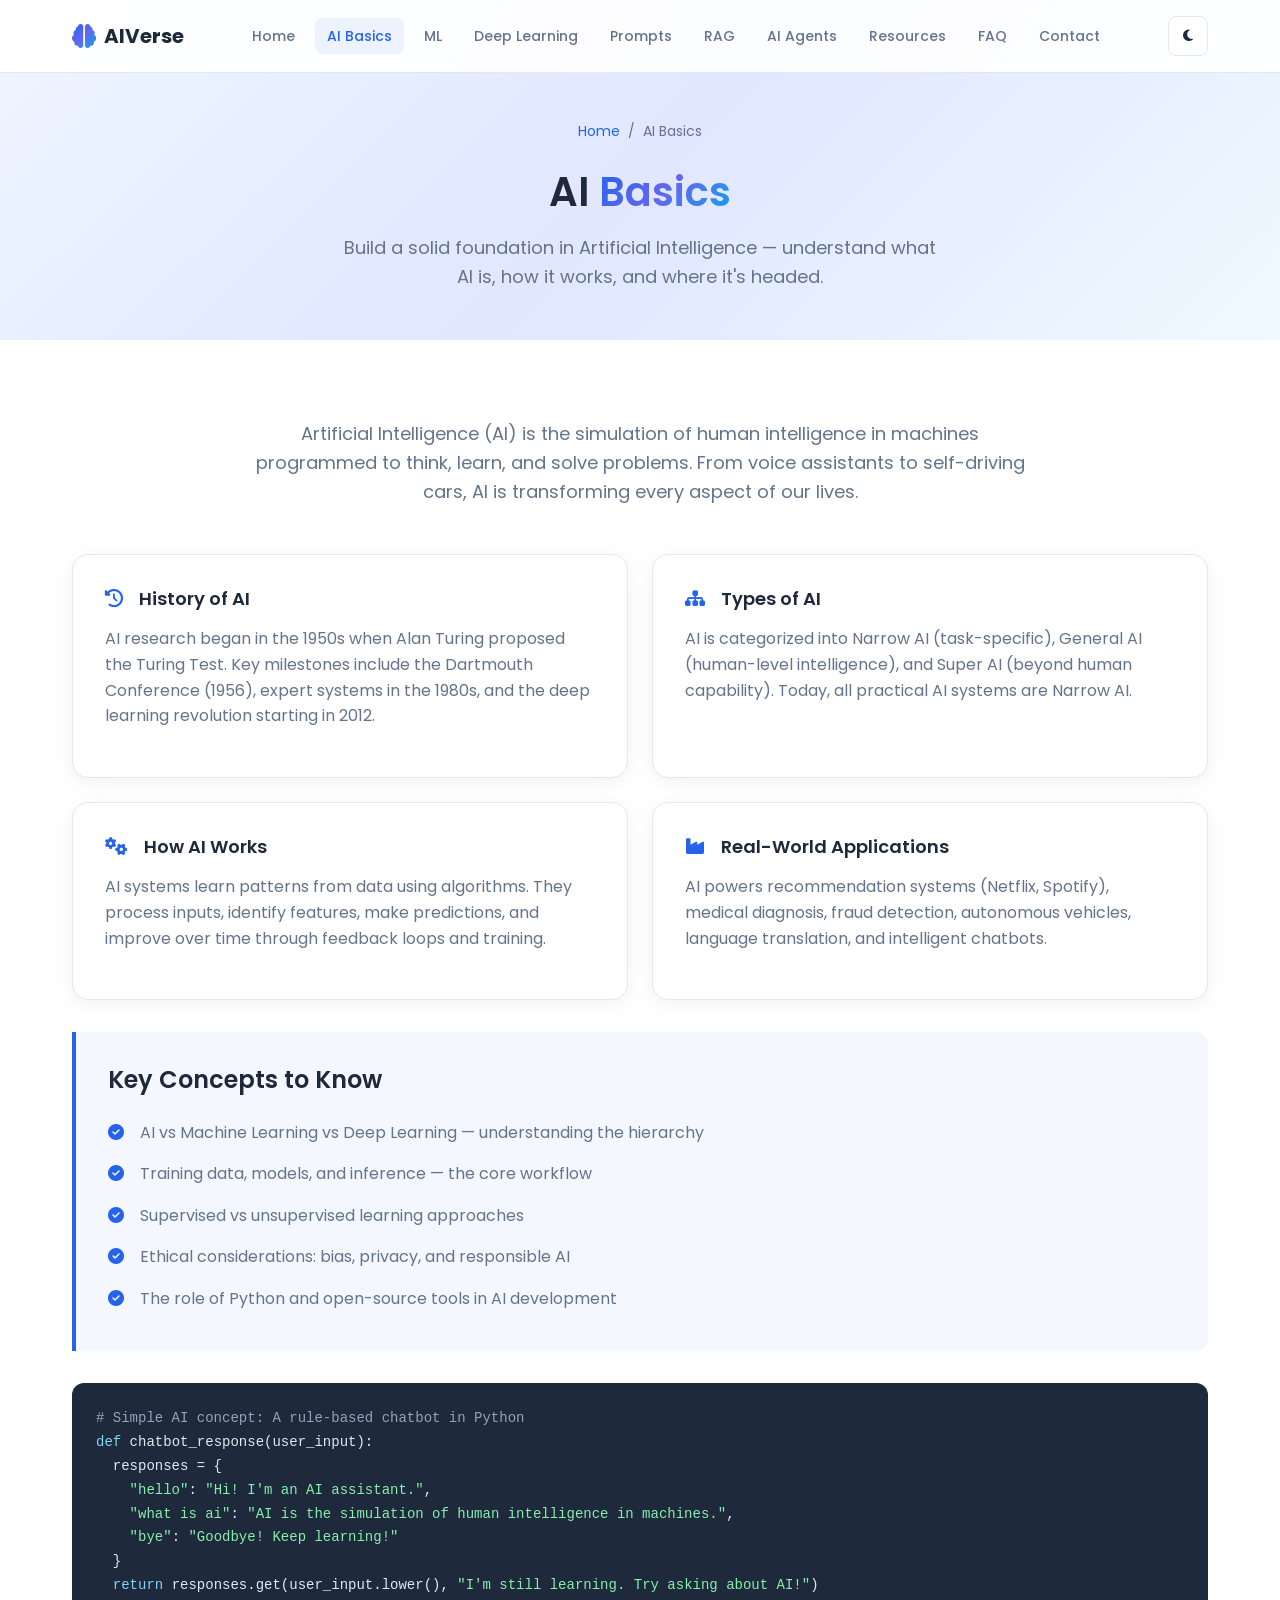
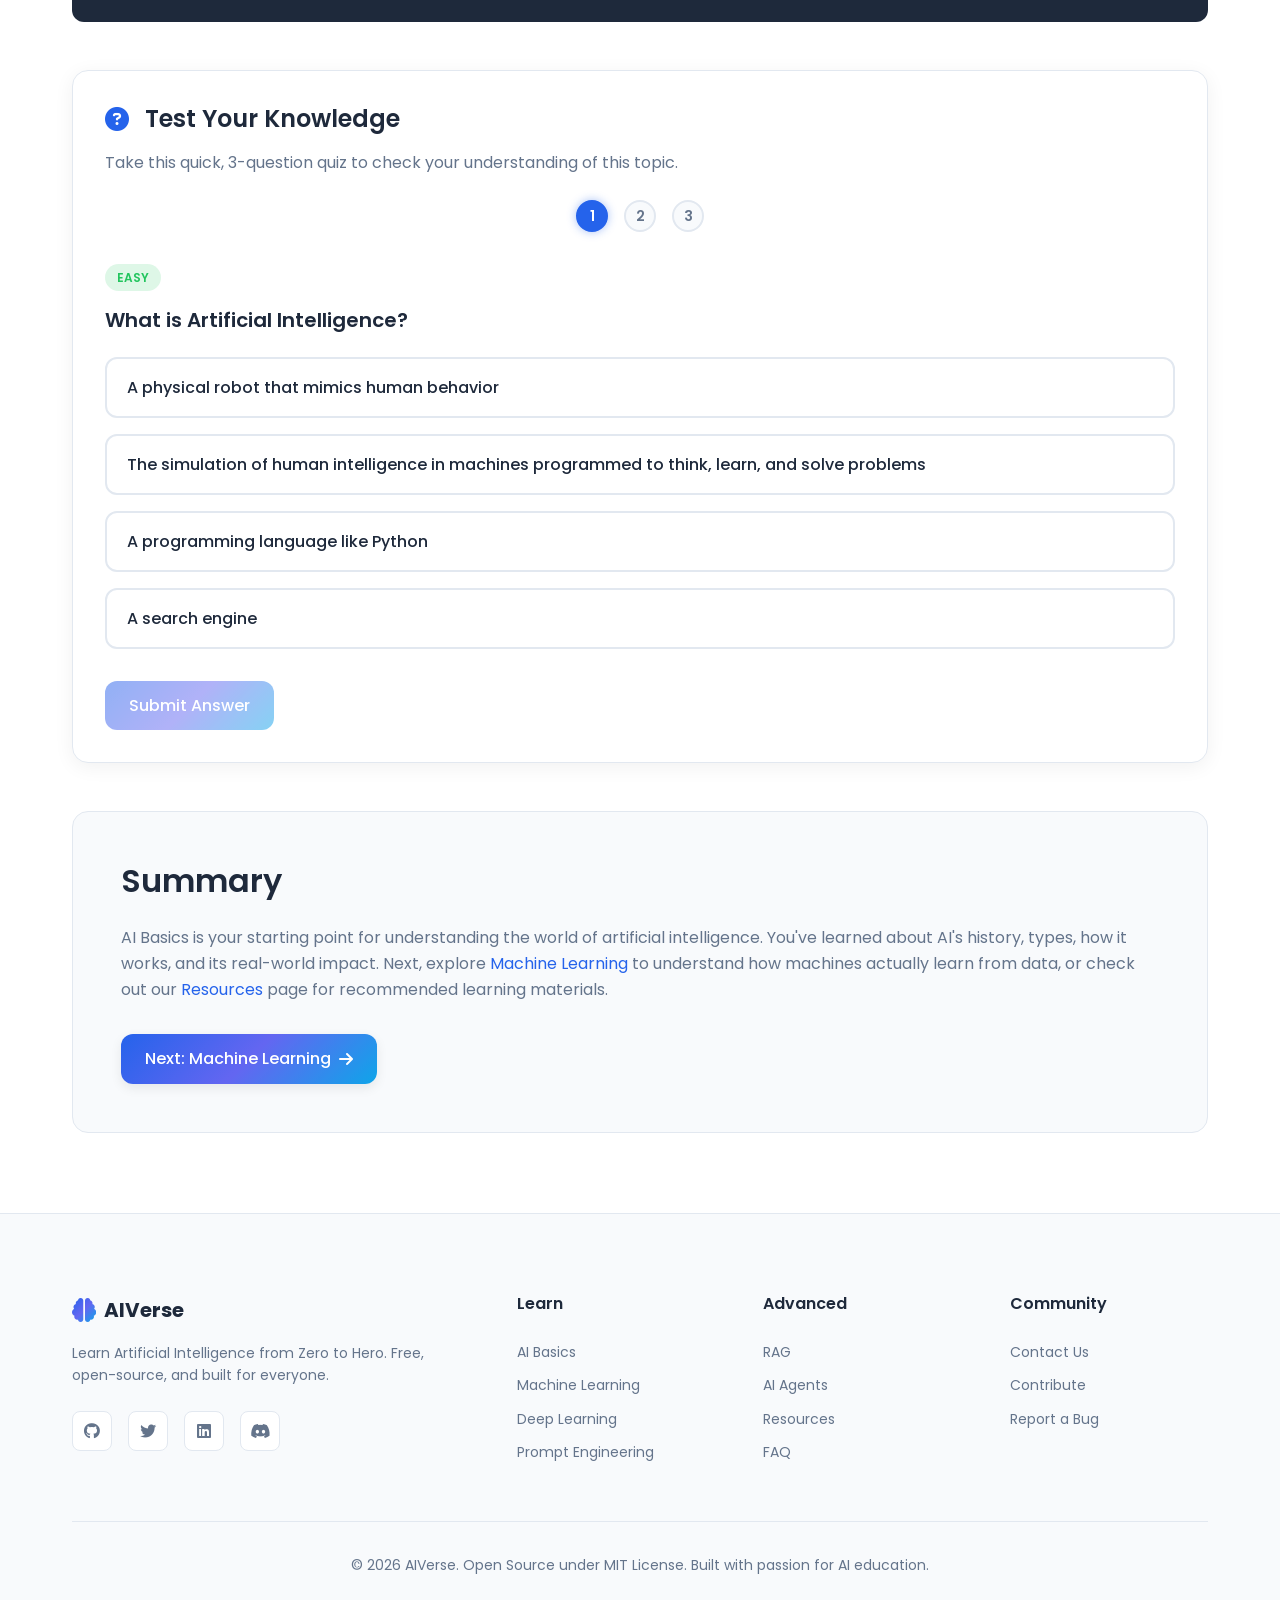
<file: ai-basics.html>
<!DOCTYPE html>
<html lang="en">

<head>
  <meta charset="UTF-8">
  <meta name="viewport" content="width=device-width, initial-scale=1.0">
  <meta name="description"
    content="Learn AI Basics - Understand artificial intelligence fundamentals, history, types, and applications on AIVerse.">
  <title>AI Basics - AIVerse</title>
  <link rel="preconnect" href="https://fonts.googleapis.com">
  <link rel="preconnect" href="https://fonts.gstatic.com" crossorigin>
  <link href="https://fonts.googleapis.com/css2?family=Poppins:wght@300;400;500;600;700&display=swap" rel="stylesheet">
  <link rel="stylesheet" href="https://cdnjs.cloudflare.com/ajax/libs/font-awesome/6.5.1/css/all.min.css">
  <link rel="stylesheet" href="css/style.css">
  <link rel="stylesheet" href="css/responsive.css">
  <link rel="stylesheet" href="css/animations.css">

  <!-- Favicon Icon -->
  <link rel="icon" href="icons\Favicon.png">

</head>

<body>

  <header class="header" role="banner">
    <div class="container">
      <nav class="navbar" role="navigation" aria-label="Main navigation">
        <a href="index.html" class="logo" aria-label="AIVerse Home">
          <i class="fas fa-brain" aria-hidden="true"></i>
          <span>AIVerse</span>
        </a>
        <ul class="nav-menu">
          <li><a href="index.html" class="nav-link">Home</a></li>
          <li><a href="ai-basics.html" class="nav-link">AI Basics</a></li>
          <li><a href="machine-learning.html" class="nav-link">ML</a></li>
          <li><a href="deep-learning.html" class="nav-link">Deep Learning</a></li>
          <li><a href="prompt-engineering.html" class="nav-link">Prompts</a></li>
          <li><a href="rag.html" class="nav-link">RAG</a></li>
          <li><a href="ai-agents.html" class="nav-link">AI Agents</a></li>
          <li><a href="resources.html" class="nav-link">Resources</a></li>
          <li><a href="faq.html" class="nav-link">FAQ</a></li>
          <li><a href="contact.html" class="nav-link">Contact</a></li>
        </ul>
        <div class="nav-actions">
          <button type="button" class="theme-toggle" aria-label="Toggle dark mode"><i class="fas fa-moon"
              aria-hidden="true"></i></button>
          <button type="button" class="nav-toggle"
            aria-label="Toggle navigation menu"><span></span><span></span><span></span></button>
        </div>
      </nav>
    </div>
  </header>

  <main>
    <section class="page-hero">
      <div class="container">
        <nav class="breadcrumb" aria-label="Breadcrumb">
          <a href="index.html">Home</a> <span>/</span> <span>AI Basics</span>
        </nav>
        <h1>AI <span class="text-gradient">Basics</span></h1>
        <p>Build a solid foundation in Artificial Intelligence — understand what AI is, how it works, and where it's
          headed.</p>
      </div>
    </section>

    <section class="section">
      <div class="container">
        <div class="intro-text reveal">
          <p>Artificial Intelligence (AI) is the simulation of human intelligence in machines programmed to think,
            learn, and solve problems. From voice assistants to self-driving cars, AI is transforming every aspect of
            our lives.</p>
        </div>

        <div class="content-grid reveal-stagger">
          <article class="content-card">
            <h3><i class="fas fa-history" aria-hidden="true"></i> History of AI</h3>
            <p>AI research began in the 1950s when Alan Turing proposed the Turing Test. Key milestones include the
              Dartmouth Conference (1956), expert systems in the 1980s, and the deep learning revolution starting in
              2012.</p>
          </article>

          <article class="content-card">
            <h3><i class="fas fa-sitemap" aria-hidden="true"></i> Types of AI</h3>
            <p>AI is categorized into Narrow AI (task-specific), General AI (human-level intelligence), and Super AI
              (beyond human capability). Today, all practical AI systems are Narrow AI.</p>
          </article>

          <article class="content-card">
            <h3><i class="fas fa-cogs" aria-hidden="true"></i> How AI Works</h3>
            <p>AI systems learn patterns from data using algorithms. They process inputs, identify features, make
              predictions, and improve over time through feedback loops and training.</p>
          </article>

          <article class="content-card">
            <h3><i class="fas fa-industry" aria-hidden="true"></i> Real-World Applications</h3>
            <p>AI powers recommendation systems (Netflix, Spotify), medical diagnosis, fraud detection, autonomous
              vehicles, language translation, and intelligent chatbots.</p>
          </article>
        </div>

        <div class="key-points reveal">
          <h3>Key Concepts to Know</h3>
          <ul>
            <li><i class="fas fa-check-circle" aria-hidden="true"></i> AI vs Machine Learning vs Deep Learning —
              understanding the hierarchy</li>
            <li><i class="fas fa-check-circle" aria-hidden="true"></i> Training data, models, and inference — the core
              workflow</li>
            <li><i class="fas fa-check-circle" aria-hidden="true"></i> Supervised vs unsupervised learning approaches
            </li>
            <li><i class="fas fa-check-circle" aria-hidden="true"></i> Ethical considerations: bias, privacy, and
              responsible AI</li>
            <li><i class="fas fa-check-circle" aria-hidden="true"></i> The role of Python and open-source tools in AI
              development</li>
          </ul>
        </div>

        <div class="code-example reveal">
          <span class="comment"># Simple AI concept: A rule-based chatbot in Python</span><br>
          <span class="keyword">def</span> chatbot_response(user_input):<br>
          &nbsp;&nbsp;responses = {<br>
          &nbsp;&nbsp;&nbsp;&nbsp;<span class="string">"hello"</span>: <span class="string">"Hi! I'm an AI
            assistant."</span>,<br>
          &nbsp;&nbsp;&nbsp;&nbsp;<span class="string">"what is ai"</span>: <span class="string">"AI is the simulation
            of human intelligence in machines."</span>,<br>
          &nbsp;&nbsp;&nbsp;&nbsp;<span class="string">"bye"</span>: <span class="string">"Goodbye! Keep
            learning!"</span><br>
          &nbsp;&nbsp;}<br>
          &nbsp;&nbsp;<span class="keyword">return</span> responses.get(user_input.lower(), <span class="string">"I'm
            still learning. Try asking about AI!"</span>)
        </div>

        <!-- Inline Mini-Quiz -->
        <div class="quiz-container content-card reveal" id="mini-quiz">
          <div class="quiz-header">
            <h3><i class="fas fa-question-circle" aria-hidden="true"></i> Test Your Knowledge</h3>
            <p>Take this quick, 3-question quiz to check your understanding of this topic.</p>
          </div>

          <div class="quiz-progress" aria-hidden="true">
            <span class="step active" data-step="1">1</span>
            <span class="step" data-step="2">2</span>
            <span class="step" data-step="3">3</span>
          </div>

          <div class="quiz-question-wrapper">
            <!-- Question 1 -->
            <div class="quiz-question active" data-question="1">
              <span class="quiz-difficulty easy">Easy</span>
              <h4 class="question-text">What is Artificial Intelligence?</h4>
              <div class="quiz-options">
                <button type="button" class="quiz-option" data-correct="false"
                  data-feedback="Incorrect. While AI can power robots, it is a broader software and hardware concept of simulating intelligence.">A
                  physical robot that mimics human behavior</button>
                <button type="button" class="quiz-option" data-correct="true"
                  data-feedback="Correct! AI is the broader science and engineering of making intelligent machines and programs.">The
                  simulation of human intelligence in machines programmed to think, learn, and solve problems</button>
                <button type="button" class="quiz-option" data-correct="false"
                  data-feedback="Incorrect. Python is just a programming language commonly used to code AI, not AI itself.">A
                  programming language like Python</button>
                <button type="button" class="quiz-option" data-correct="false"
                  data-feedback="Incorrect. Search engines use AI, but they are not the definition of AI.">A search
                  engine</button>
              </div>
            </div>

            <!-- Question 2 -->
            <div class="quiz-question" data-question="2">
              <span class="quiz-difficulty medium">Medium</span>
              <h4 class="question-text">Today, all practical AI systems (like voice assistants and recommendation
                algorithms) fall under which category?</h4>
              <div class="quiz-options">
                <button type="button" class="quiz-option" data-correct="false"
                  data-feedback="Incorrect. AGI represents human-level intelligence across multiple domains, which does not exist yet.">General
                  AI (AGI)</button>
                <button type="button" class="quiz-option" data-correct="false"
                  data-feedback="Incorrect. ASI would surpass human capability, which is currently science fiction.">Super
                  AI (ASI)</button>
                <button type="button" class="quiz-option" data-correct="true"
                  data-feedback="Correct! Today's AI is Narrow AI (or Weak AI), meaning it is designed and trained for specific tasks.">Narrow
                  AI (ANI)</button>
                <button type="button" class="quiz-option" data-correct="false"
                  data-feedback="Incorrect. Quantum AI is a research field, not the category of everyday practical systems.">Quantum
                  AI</button>
              </div>
            </div>

            <!-- Question 3 -->
            <div class="quiz-question" data-question="3">
              <span class="quiz-difficulty hard">Hard</span>
              <h4 class="question-text">Who proposed the Turing Test in 1950, which laid the foundational ideas of
                testing machine intelligence?</h4>
              <div class="quiz-options">
                <button type="button" class="quiz-option" data-correct="false"
                  data-feedback="Incorrect. John McCarthy coined the term 'Artificial Intelligence' in 1956, but did not propose the Turing Test.">John
                  McCarthy</button>
                <button type="button" class="quiz-option" data-correct="true"
                  data-feedback="Correct! Alan Turing proposed the Turing Test (originally the 'Imitation Game') in his landmark 1950 paper.">Alan
                  Turing</button>
                <button type="button" class="quiz-option" data-correct="false"
                  data-feedback="Incorrect. Geoffrey Hinton is a deep learning pioneer, active much later.">Geoffrey
                  Hinton</button>
                <button type="button" class="quiz-option" data-correct="false"
                  data-feedback="Incorrect. Marvin Minsky was a co-founder of the MIT AI lab, but did not invent the Turing Test.">Marvin
                  Minsky</button>
              </div>
            </div>
          </div>

          <div class="quiz-feedback-box hidden">
            <p class="feedback-text"></p>
          </div>

          <div class="quiz-actions">
            <button type="button" class="btn btn-primary" id="quiz-submit-btn" disabled>Submit Answer</button>
            <button type="button" class="btn btn-secondary hidden" id="quiz-next-btn">Next Question <i
                class="fas fa-arrow-right"></i></button>
            <button type="button" class="btn btn-primary hidden" id="quiz-retry-btn">Try Again <i
                class="fas fa-undo"></i></button>
          </div>

          <div class="quiz-results hidden">
            <p class="results-score"><span class="score-num">0</span> / 3</p>
            <p class="results-message"></p>
          </div>
        </div>

        <div class="summary-box reveal">
          <h2>Summary</h2>
          <p>AI Basics is your starting point for understanding the world of artificial intelligence. You've learned
            about AI's history, types, how it works, and its real-world impact. Next, explore <a
              href="machine-learning.html">Machine Learning</a> to understand how machines actually learn from data, or
            check out our <a href="resources.html">Resources</a> page for recommended learning materials.</p>
          <a href="machine-learning.html" class="btn btn-primary" style="margin-top: 1rem;">
            Next: Machine Learning <i class="fas fa-arrow-right" aria-hidden="true"></i>
          </a>
        </div>
      </div>
    </section>
  </main>

  <footer class="footer" role="contentinfo">
    <div class="container">
      <div class="footer-grid">
        <div class="footer-brand">
          <a href="index.html" class="logo">
            <i class="fas fa-brain" aria-hidden="true"></i>
            <span>AIVerse</span>
          </a>
          <p>Learn Artificial Intelligence from Zero to Hero. Free, open-source, and built for everyone.</p>
          <div class="social-links">
            <a href="https://github.com" target="_blank" rel="noopener noreferrer" aria-label="GitHub"><i
                class="fab fa-github"></i></a>
            <a href="https://twitter.com" target="_blank" rel="noopener noreferrer" aria-label="Twitter"><i
                class="fab fa-twitter"></i></a>
            <a href="https://linkedin.com" target="_blank" rel="noopener noreferrer" aria-label="LinkedIn"><i
                class="fab fa-linkedin"></i></a>
            <a href="https://discord.com" target="_blank" rel="noopener noreferrer" aria-label="Discord"><i
                class="fab fa-discord"></i></a>
          </div>
        </div>

        <div class="footer-links">
          <h4>Learn</h4>
          <ul>
            <li><a href="ai-basics.html">AI Basics</a></li>
            <li><a href="machine-learning.html">Machine Learning</a></li>
            <li><a href="deep-learning.html">Deep Learning</a></li>
            <li><a href="prompt-engineering.html">Prompt Engineering</a></li>
          </ul>
        </div>

        <div class="footer-links">
          <h4>Advanced</h4>
          <ul>
            <li><a href="rag.html">RAG</a></li>
            <li><a href="ai-agents.html">AI Agents</a></li>
            <li><a href="resources.html">Resources</a></li>
            <li><a href="faq.html">FAQ</a></li>
          </ul>
        </div>

        <div class="footer-links">
          <h4>Community</h4>
          <ul>
            <li><a href="contact.html">Contact Us</a></li>
            <li><a href="https://github.com" target="_blank" rel="noopener noreferrer">Contribute</a></li>
            <li><a href="https://github.com" target="_blank" rel="noopener noreferrer">Report a Bug</a></li>
          </ul>
        </div>
      </div>

      <div class="footer-bottom">
        <p>&copy; 2026 AIVerse. Open Source under MIT License. Built with passion for AI education.</p>
      </div>
    </div>
  </footer>

  <button type="button" class="back-to-top" aria-label="Back to top"><i class="fas fa-arrow-up"
      aria-hidden="true"></i></button>
  <script src="js/darkmode.js"></script>
  <script src="js/script.js"></script>
  <script src="js/quiz.js"></script>
</body>

</html>
</file>
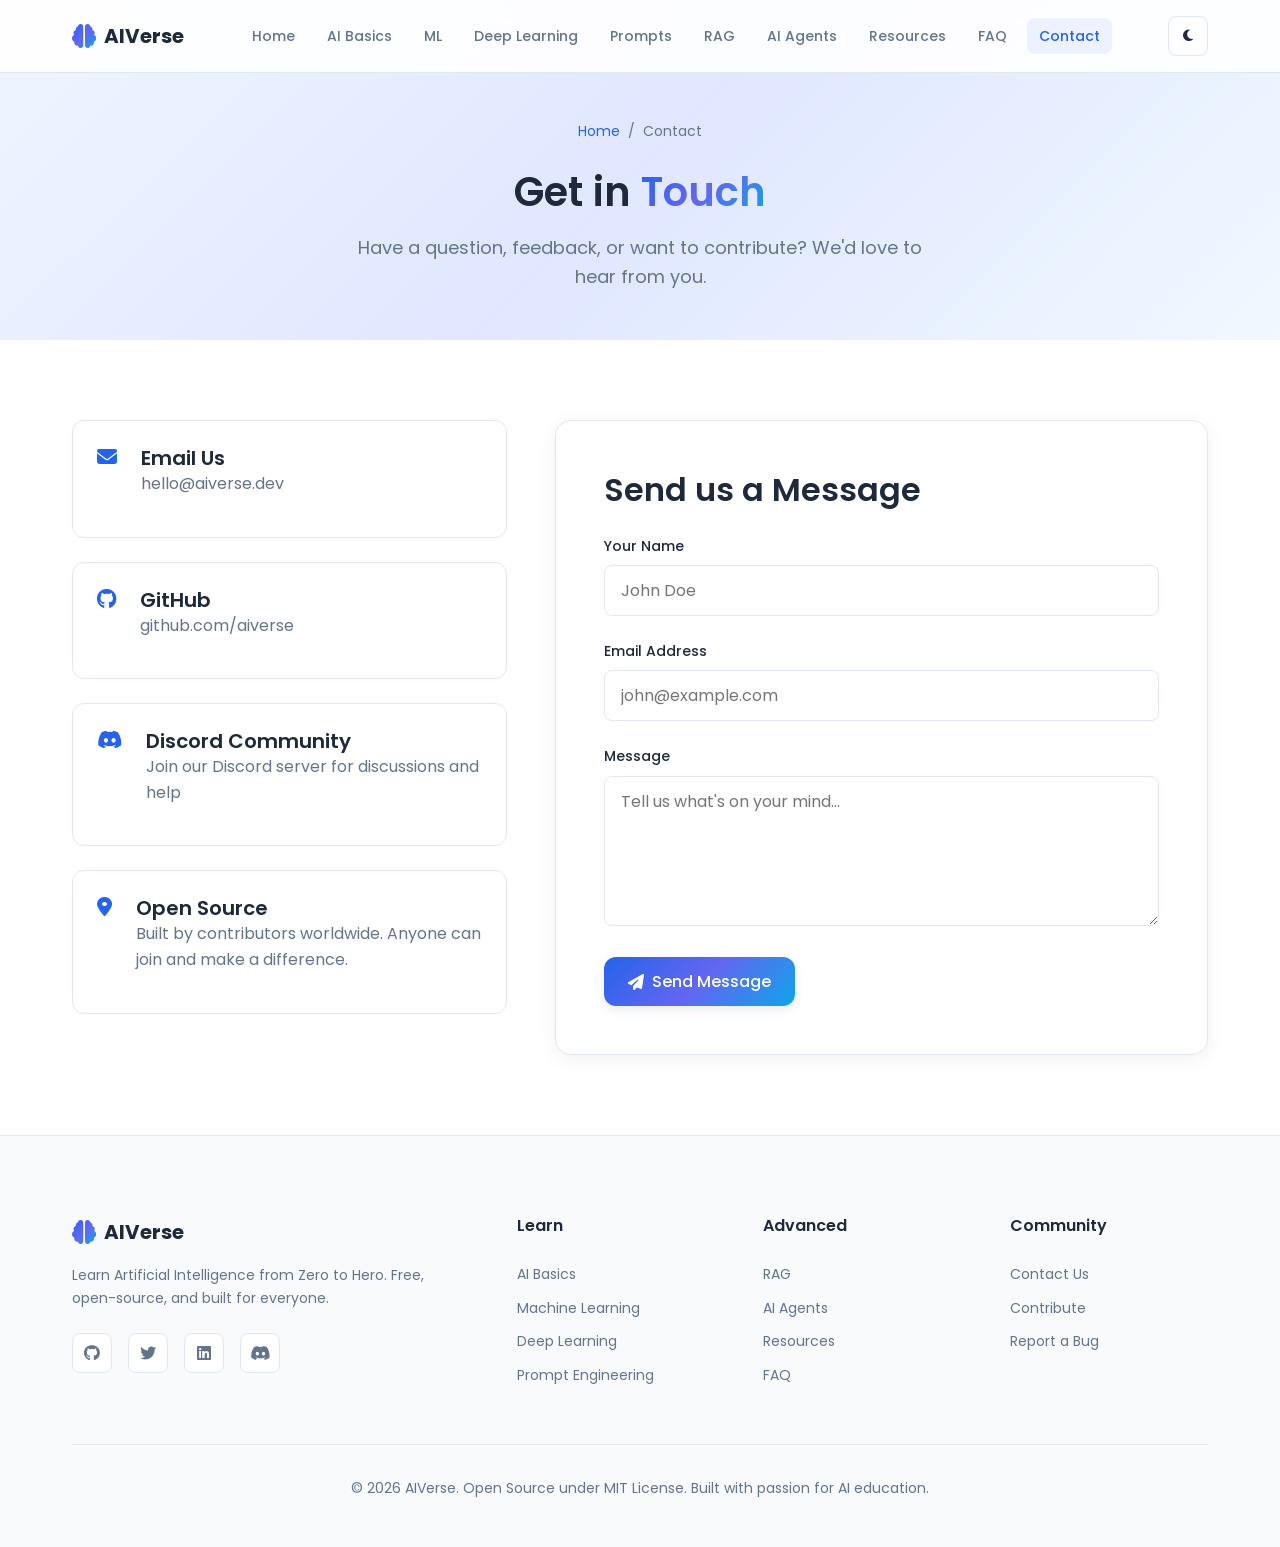
<file: contact.html>
<!DOCTYPE html>
<html lang="en">
<head>
  <meta charset="UTF-8">
  <meta name="viewport" content="width=device-width, initial-scale=1.0">
  <meta name="description" content="Contact AIVerse - get in touch with questions, feedback, or contribution ideas.">
  <title>Contact - AIVerse</title>
  <link rel="preconnect" href="https://fonts.googleapis.com">
  <link rel="preconnect" href="https://fonts.gstatic.com" crossorigin>
  <link href="https://fonts.googleapis.com/css2?family=Poppins:wght@300;400;500;600;700&display=swap" rel="stylesheet">
  <link rel="stylesheet" href="https://cdnjs.cloudflare.com/ajax/libs/font-awesome/6.5.1/css/all.min.css">
  <link rel="stylesheet" href="css/style.css">
  <link rel="stylesheet" href="css/responsive.css">
  <link rel="stylesheet" href="css/animations.css">

  <!-- Favicon Icon -->
   <link rel="icon" href="icons\Favicon.png">

</head>
<body>

  <header class="header" role="banner">
    <div class="container">
      <nav class="navbar" role="navigation" aria-label="Main navigation">
        <a href="index.html" class="logo" aria-label="AIVerse Home"><i class="fas fa-brain" aria-hidden="true"></i><span>AIVerse</span></a>
        <ul class="nav-menu">
          <li><a href="index.html" class="nav-link">Home</a></li>
          <li><a href="ai-basics.html" class="nav-link">AI Basics</a></li>
          <li><a href="machine-learning.html" class="nav-link">ML</a></li>
          <li><a href="deep-learning.html" class="nav-link">Deep Learning</a></li>
          <li><a href="prompt-engineering.html" class="nav-link">Prompts</a></li>
          <li><a href="rag.html" class="nav-link">RAG</a></li>
          <li><a href="ai-agents.html" class="nav-link">AI Agents</a></li>
          <li><a href="resources.html" class="nav-link">Resources</a></li>
          <li><a href="faq.html" class="nav-link">FAQ</a></li>
          <li><a href="contact.html" class="nav-link">Contact</a></li>
        </ul>
        <div class="nav-actions">
          <button type="button" class="theme-toggle" aria-label="Toggle dark mode"><i class="fas fa-moon" aria-hidden="true"></i></button>
          <button type="button" class="nav-toggle" aria-label="Toggle navigation menu"><span></span><span></span><span></span></button>
        </div>
      </nav>
    </div>
  </header>

  <main>
    <section class="page-hero">
      <div class="container">
        <nav class="breadcrumb" aria-label="Breadcrumb"><a href="index.html">Home</a> <span>/</span> <span>Contact</span></nav>
        <h1>Get in <span class="text-gradient">Touch</span></h1>
        <p>Have a question, feedback, or want to contribute? We'd love to hear from you.</p>
      </div>
    </section>

    <section class="section">
      <div class="container">
        <div class="contact-wrapper reveal">
          <div class="contact-info">
            <div class="contact-info-item">
              <i class="fas fa-envelope" aria-hidden="true"></i>
              <a href="mailto:hello@aiverse.dev">
                <h4>Email Us</h4>
                <p>hello@aiverse.dev</p>
              </a>
            </div>
            <div class="contact-info-item">
              <i class="fab fa-github" aria-hidden="true"></i>
              <a href="https://github.com/aiverse" target="_blank" rel="noopener noreferrer">
                <h4>GitHub</h4>
                <p>github.com/aiverse</p>
              </a>
            </div>
            <div class="contact-info-item">
              <i class="fab fa-discord" aria-hidden="true"></i>
              <div>
                <h4>Discord Community</h4>
                <p>Join our Discord server for discussions and help</p>
              </div>
            </div>
            <div class="contact-info-item">
              <i class="fas fa-map-marker-alt" aria-hidden="true"></i>
              <div>
                <h4>Open Source</h4>
                <p>Built by contributors worldwide. Anyone can join and make a difference.</p>
              </div>
            </div>
          </div>

          <div class="contact-form">
            <h2 style="margin-bottom: 1.5rem;">Send us a Message</h2>
            <form aria-label="Contact form">
              <div class="form-group">
                <label for="name">Your Name</label>
                <input type="text" id="name" name="name" placeholder="John Doe" required>
              </div>
              <div class="form-group">
                <label for="email">Email Address</label>
                <input type="email" id="email" name="email" placeholder="john@example.com" required>
              </div>
              <div class="form-group">
                <label for="message">Message</label>
                <textarea id="message" name="message" placeholder="Tell us what's on your mind..." required></textarea>
              </div>
              <button type="submit" class="btn btn-primary">
                <i class="fas fa-paper-plane" aria-hidden="true"></i> Send Message
              </button>
              <div class="form-success" role="alert">
                <i class="fas fa-check-circle" aria-hidden="true"></i> Thank you! Your message has been sent successfully.
              </div>
            </form>
          </div>
        </div>
      </div>
    </section>
  </main>

  <footer class="footer" role="contentinfo">
    <div class="container">
      <div class="footer-grid">
        <div class="footer-brand">
          <a href="index.html" class="logo">
            <i class="fas fa-brain" aria-hidden="true"></i>
            <span>AIVerse</span>
          </a>
          <p>Learn Artificial Intelligence from Zero to Hero. Free, open-source, and built for everyone.</p>
          <div class="social-links">
            <a href="https://github.com" target="_blank" rel="noopener noreferrer" aria-label="GitHub"><i class="fab fa-github"></i></a>
            <a href="https://twitter.com" target="_blank" rel="noopener noreferrer" aria-label="Twitter"><i class="fab fa-twitter"></i></a>
            <a href="https://linkedin.com" target="_blank" rel="noopener noreferrer" aria-label="LinkedIn"><i class="fab fa-linkedin"></i></a>
            <a href="https://discord.com" target="_blank" rel="noopener noreferrer" aria-label="Discord"><i class="fab fa-discord"></i></a>
          </div>
        </div>

        <div class="footer-links">
          <h4>Learn</h4>
          <ul>
            <li><a href="ai-basics.html">AI Basics</a></li>
            <li><a href="machine-learning.html">Machine Learning</a></li>
            <li><a href="deep-learning.html">Deep Learning</a></li>
            <li><a href="prompt-engineering.html">Prompt Engineering</a></li>
          </ul>
        </div>

        <div class="footer-links">
          <h4>Advanced</h4>
          <ul>
            <li><a href="rag.html">RAG</a></li>
            <li><a href="ai-agents.html">AI Agents</a></li>
            <li><a href="resources.html">Resources</a></li>
            <li><a href="faq.html">FAQ</a></li>
          </ul>
        </div>

        <div class="footer-links">
          <h4>Community</h4>
          <ul>
            <li><a href="contact.html">Contact Us</a></li>
            <li><a href="https://github.com" target="_blank" rel="noopener noreferrer">Contribute</a></li>
            <li><a href="https://github.com" target="_blank" rel="noopener noreferrer">Report a Bug</a></li>
          </ul>
        </div>
      </div>

      <div class="footer-bottom">
        <p>&copy; 2026 AIVerse. Open Source under MIT License. Built with passion for AI education.</p>
      </div>
    </div>
  </footer>

  <button type="button" class="back-to-top" aria-label="Back to top"><i class="fas fa-arrow-up" aria-hidden="true"></i></button>
  <script src="js/darkmode.js"></script>
  <script src="js/script.js"></script>
</body>
</html>
</file>
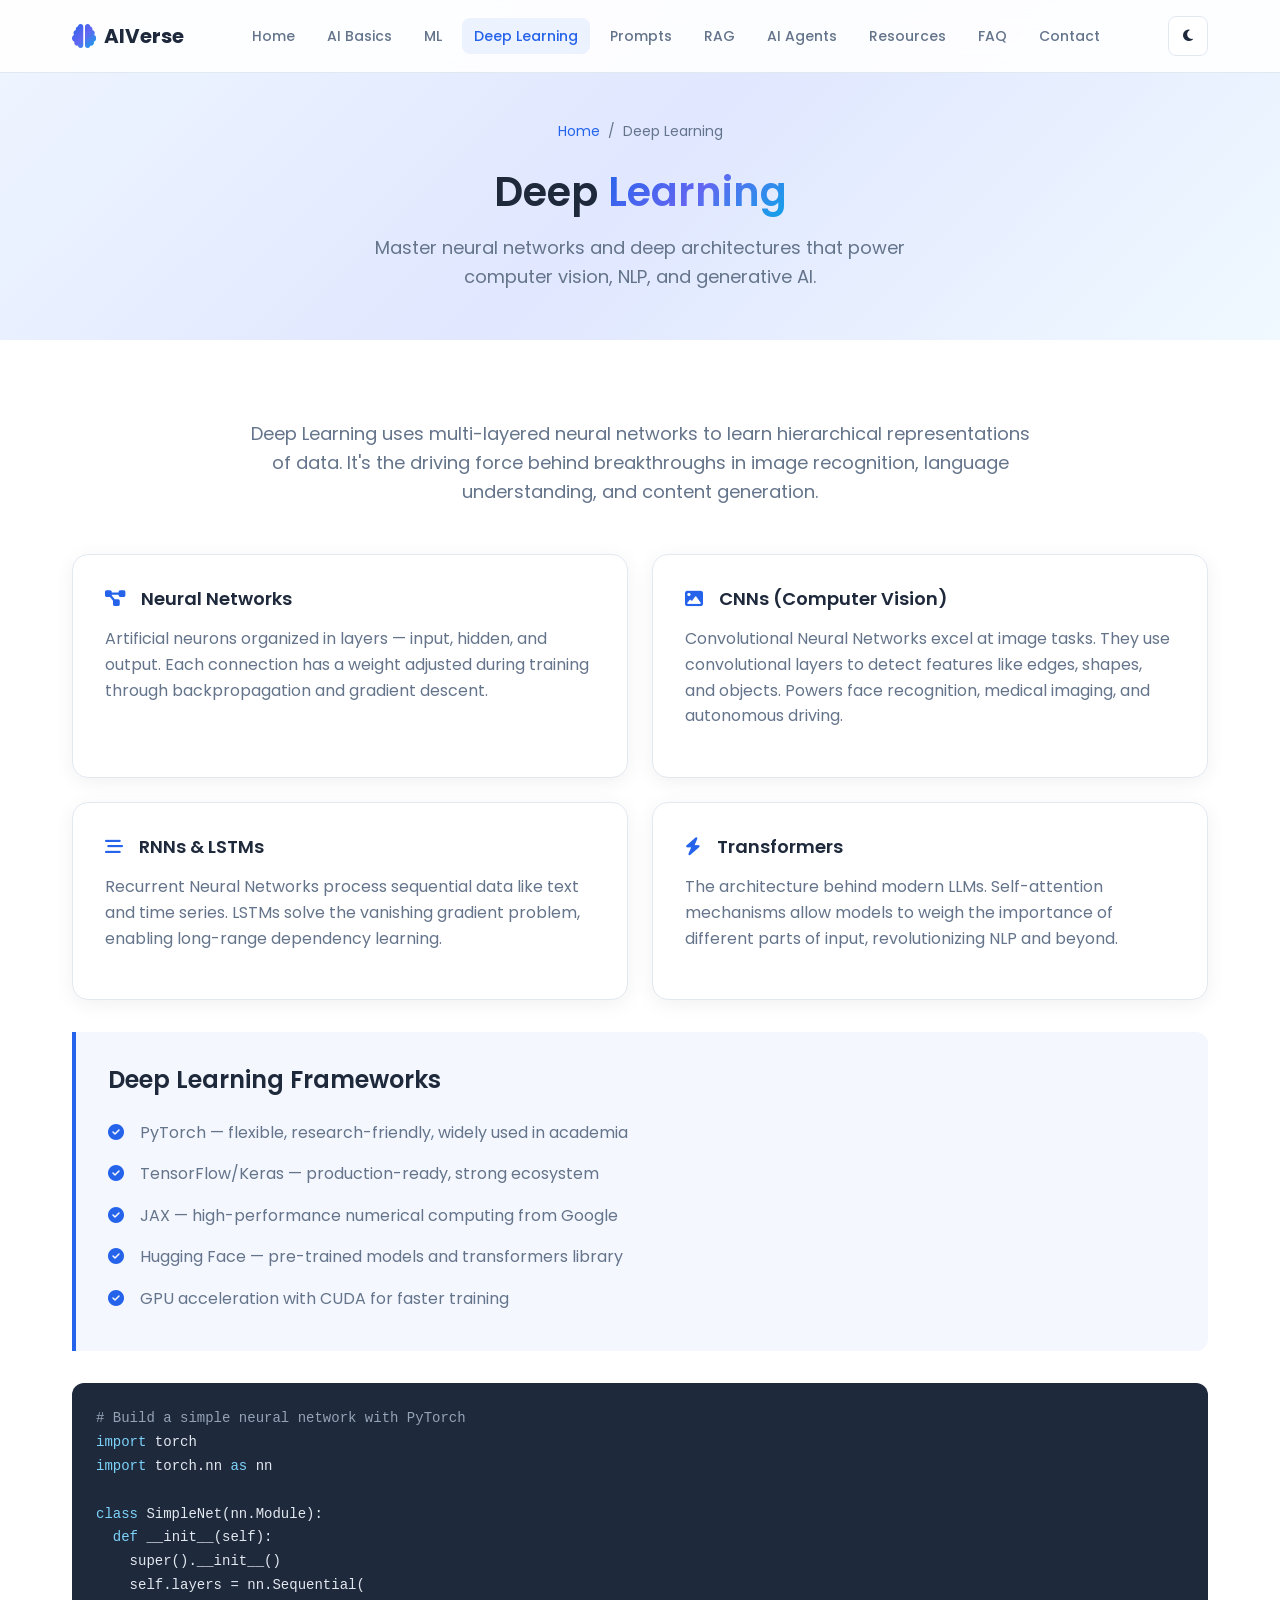
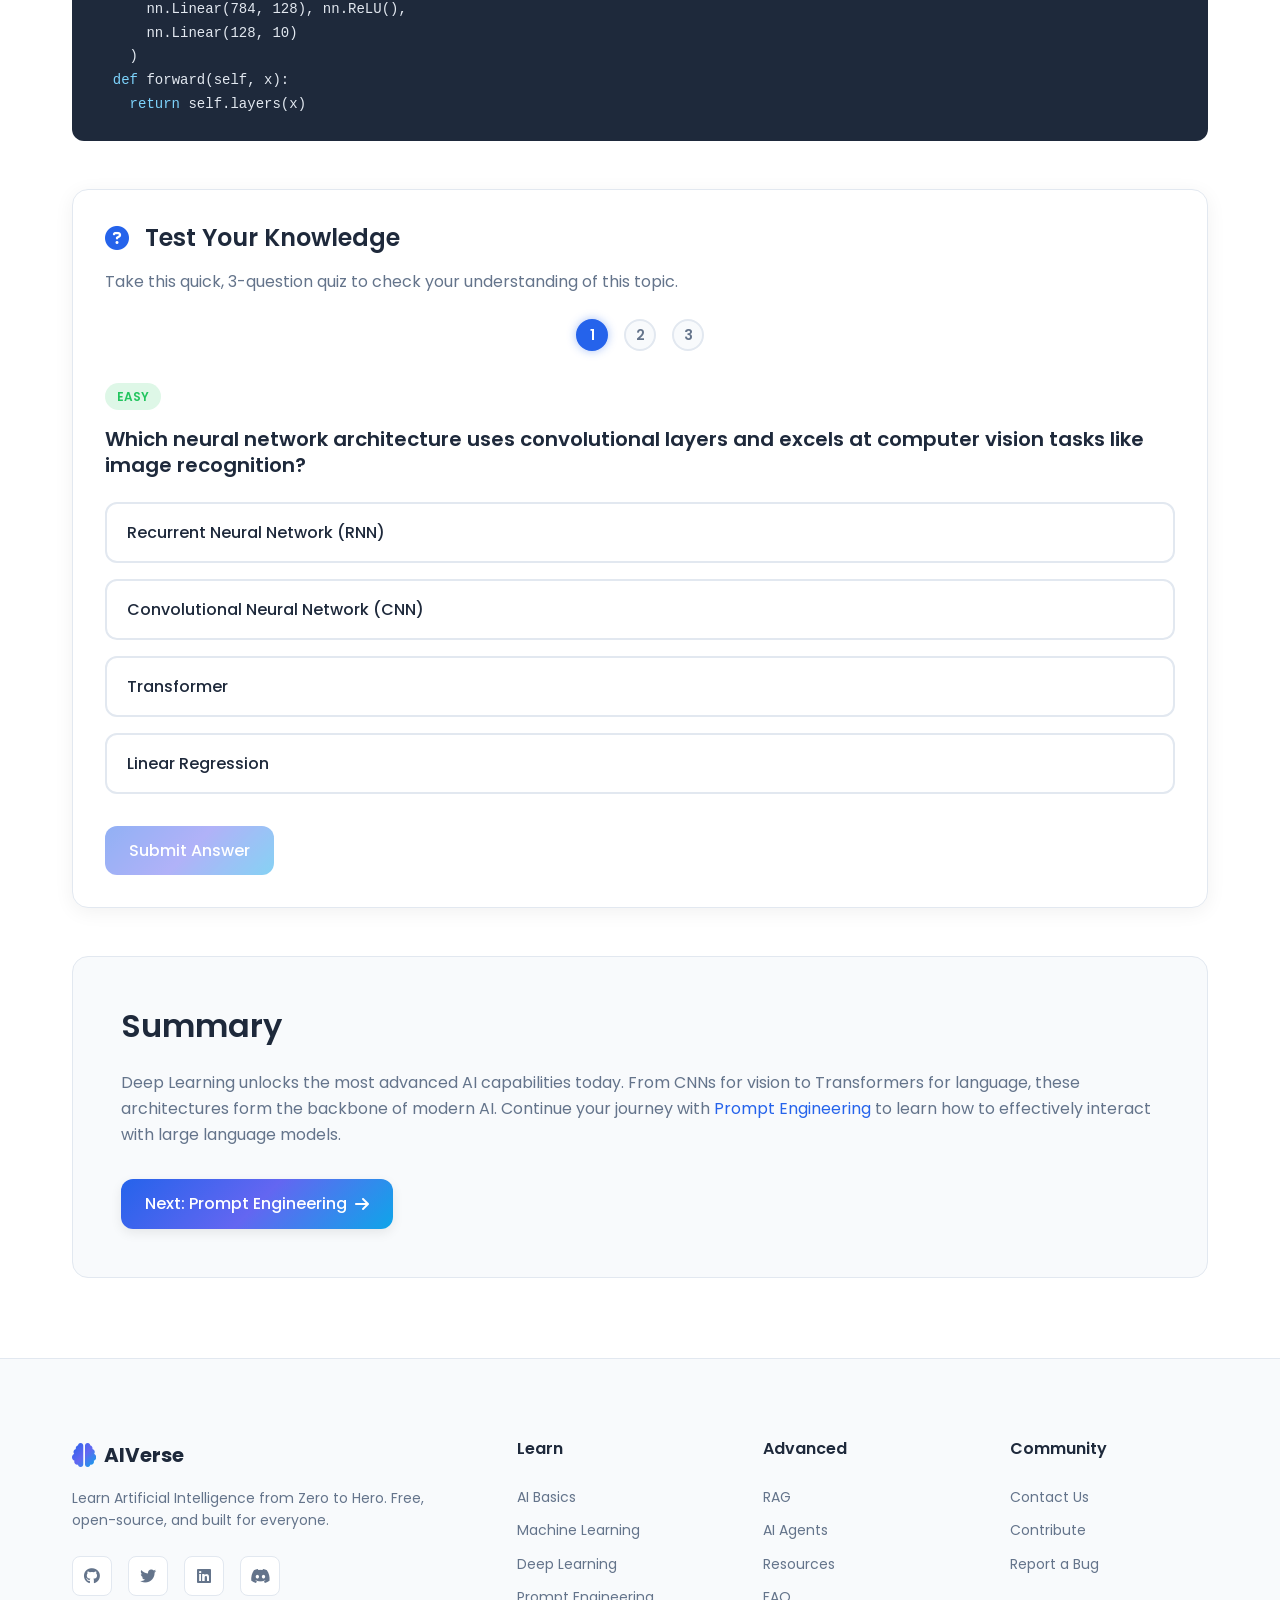
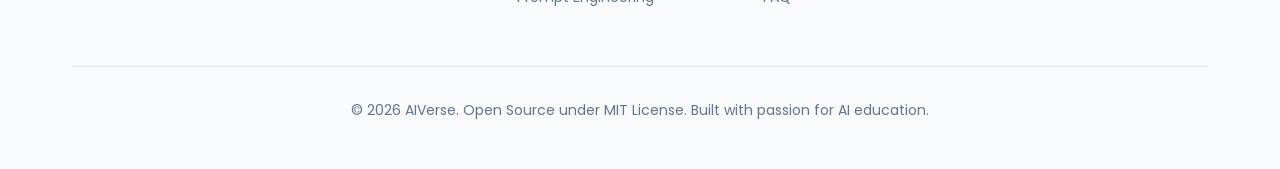
<file: deep-learning.html>
<!DOCTYPE html>
<html lang="en">

<head>
  <meta charset="UTF-8">
  <meta name="viewport" content="width=device-width, initial-scale=1.0">
  <meta name="description"
    content="Learn Deep Learning - neural networks, CNNs, RNNs, transformers, and more on AIVerse.">
  <title>Deep Learning - AIVerse</title>
  <link rel="preconnect" href="https://fonts.googleapis.com">
  <link rel="preconnect" href="https://fonts.gstatic.com" crossorigin>
  <link href="https://fonts.googleapis.com/css2?family=Poppins:wght@300;400;500;600;700&display=swap" rel="stylesheet">
  <link rel="stylesheet" href="https://cdnjs.cloudflare.com/ajax/libs/font-awesome/6.5.1/css/all.min.css">
  <link rel="stylesheet" href="css/style.css">
  <link rel="stylesheet" href="css/responsive.css">
  <link rel="stylesheet" href="css/animations.css">

  <!-- Favicon Icon -->
  <link rel="icon" href="icons\Favicon.png">

</head>

<body>

  <header class="header" role="banner">
    <div class="container">
      <nav class="navbar" role="navigation" aria-label="Main navigation">
        <a href="index.html" class="logo" aria-label="AIVerse Home"><i class="fas fa-brain"
            aria-hidden="true"></i><span>AIVerse</span></a>
        <ul class="nav-menu">
          <li><a href="index.html" class="nav-link">Home</a></li>
          <li><a href="ai-basics.html" class="nav-link">AI Basics</a></li>
          <li><a href="machine-learning.html" class="nav-link">ML</a></li>
          <li><a href="deep-learning.html" class="nav-link">Deep Learning</a></li>
          <li><a href="prompt-engineering.html" class="nav-link">Prompts</a></li>
          <li><a href="rag.html" class="nav-link">RAG</a></li>
          <li><a href="ai-agents.html" class="nav-link">AI Agents</a></li>
          <li><a href="resources.html" class="nav-link">Resources</a></li>
          <li><a href="faq.html" class="nav-link">FAQ</a></li>
          <li><a href="contact.html" class="nav-link">Contact</a></li>
        </ul>
        <div class="nav-actions">
          <button type="button" class="theme-toggle" aria-label="Toggle dark mode"><i class="fas fa-moon"
              aria-hidden="true"></i></button>
          <button type="button" class="nav-toggle"
            aria-label="Toggle navigation menu"><span></span><span></span><span></span></button>
        </div>
      </nav>
    </div>
  </header>

  <main>
    <section class="page-hero">
      <div class="container">
        <nav class="breadcrumb" aria-label="Breadcrumb"><a href="index.html">Home</a> <span>/</span> <span>Deep
            Learning</span></nav>
        <h1>Deep <span class="text-gradient">Learning</span></h1>
        <p>Master neural networks and deep architectures that power computer vision, NLP, and generative AI.</p>
      </div>
    </section>

    <section class="section">
      <div class="container">
        <div class="intro-text reveal">
          <p>Deep Learning uses multi-layered neural networks to learn hierarchical representations of data. It's the
            driving force behind breakthroughs in image recognition, language understanding, and content generation.</p>
        </div>

        <div class="content-grid reveal-stagger">
          <article class="content-card">
            <h3><i class="fas fa-project-diagram" aria-hidden="true"></i> Neural Networks</h3>
            <p>Artificial neurons organized in layers — input, hidden, and output. Each connection has a weight adjusted
              during training through backpropagation and gradient descent.</p>
          </article>

          <article class="content-card">
            <h3><i class="fas fa-image" aria-hidden="true"></i> CNNs (Computer Vision)</h3>
            <p>Convolutional Neural Networks excel at image tasks. They use convolutional layers to detect features like
              edges, shapes, and objects. Powers face recognition, medical imaging, and autonomous driving.</p>
          </article>

          <article class="content-card">
            <h3><i class="fas fa-stream" aria-hidden="true"></i> RNNs &amp; LSTMs</h3>
            <p>Recurrent Neural Networks process sequential data like text and time series. LSTMs solve the vanishing
              gradient problem, enabling long-range dependency learning.</p>
          </article>

          <article class="content-card">
            <h3><i class="fas fa-bolt" aria-hidden="true"></i> Transformers</h3>
            <p>The architecture behind modern LLMs. Self-attention mechanisms allow models to weigh the importance of
              different parts of input, revolutionizing NLP and beyond.</p>
          </article>
        </div>

        <div class="key-points reveal">
          <h3>Deep Learning Frameworks</h3>
          <ul>
            <li><i class="fas fa-check-circle" aria-hidden="true"></i> PyTorch — flexible, research-friendly, widely
              used in academia</li>
            <li><i class="fas fa-check-circle" aria-hidden="true"></i> TensorFlow/Keras — production-ready, strong
              ecosystem</li>
            <li><i class="fas fa-check-circle" aria-hidden="true"></i> JAX — high-performance numerical computing from
              Google</li>
            <li><i class="fas fa-check-circle" aria-hidden="true"></i> Hugging Face — pre-trained models and
              transformers library</li>
            <li><i class="fas fa-check-circle" aria-hidden="true"></i> GPU acceleration with CUDA for faster training
            </li>
          </ul>
        </div>

        <div class="code-example reveal">
          <span class="comment"># Build a simple neural network with PyTorch</span><br>
          <span class="keyword">import</span> torch<br>
          <span class="keyword">import</span> torch.nn <span class="keyword">as</span> nn<br><br>
          <span class="keyword">class</span> SimpleNet(nn.Module):<br>
          &nbsp;&nbsp;<span class="keyword">def</span> __init__(self):<br>
          &nbsp;&nbsp;&nbsp;&nbsp;super().__init__()<br>
          &nbsp;&nbsp;&nbsp;&nbsp;self.layers = nn.Sequential(<br>
          &nbsp;&nbsp;&nbsp;&nbsp;&nbsp;&nbsp;nn.Linear(784, 128), nn.ReLU(),<br>
          &nbsp;&nbsp;&nbsp;&nbsp;&nbsp;&nbsp;nn.Linear(128, 10)<br>
          &nbsp;&nbsp;&nbsp;&nbsp;)<br>
          &nbsp;&nbsp;<span class="keyword">def</span> forward(self, x):<br>
          &nbsp;&nbsp;&nbsp;&nbsp;<span class="keyword">return</span> self.layers(x)
        </div>

        <!-- Inline Mini-Quiz -->
        <div class="quiz-container content-card reveal" id="mini-quiz">
          <div class="quiz-header">
            <h3><i class="fas fa-question-circle" aria-hidden="true"></i> Test Your Knowledge</h3>
            <p>Take this quick, 3-question quiz to check your understanding of this topic.</p>
          </div>

          <div class="quiz-progress" aria-hidden="true">
            <span class="step active" data-step="1">1</span>
            <span class="step" data-step="2">2</span>
            <span class="step" data-step="3">3</span>
          </div>

          <div class="quiz-question-wrapper">
            <!-- Question 1 -->
            <div class="quiz-question active" data-question="1">
              <span class="quiz-difficulty easy">Easy</span>
              <h4 class="question-text">Which neural network architecture uses convolutional layers and excels at
                computer vision tasks like image recognition?</h4>
              <div class="quiz-options">
                <button type="button" class="quiz-option" data-correct="false"
                  data-feedback="Incorrect. Recurrent Neural Networks (RNNs) process sequential data like text.">Recurrent
                  Neural Network (RNN)</button>
                <button type="button" class="quiz-option" data-correct="true"
                  data-feedback="Correct! Convolutional Neural Networks (CNNs) are specifically designed to detect spatial hierarchies and features in images.">Convolutional
                  Neural Network (CNN)</button>
                <button type="button" class="quiz-option" data-correct="false"
                  data-feedback="Incorrect. Transformers are primarily used for processing sequential data and natural language.">Transformer</button>
                <button type="button" class="quiz-option" data-correct="false"
                  data-feedback="Incorrect. Linear regression is a simple statistical method, not a neural network architecture.">Linear
                  Regression</button>
              </div>
            </div>

            <!-- Question 2 -->
            <div class="quiz-question" data-question="2">
              <span class="quiz-difficulty medium">Medium</span>
              <h4 class="question-text">What is the core mechanism of the Transformer architecture that allows it to
                weigh the importance of different parts of the input?</h4>
              <div class="quiz-options">
                <button type="button" class="quiz-option" data-correct="false"
                  data-feedback="Incorrect. Backpropagation is the training method used to update weights, not specific to transformers.">Backpropagation</button>
                <button type="button" class="quiz-option" data-correct="true"
                  data-feedback="Correct! Self-attention mechanism allows transformers to process input tokens in parallel and dynamically calculate attention weights between them.">Self-attention</button>
                <button type="button" class="quiz-option" data-correct="false"
                  data-feedback="Incorrect. Convolutional filtering is the core operation of CNNs.">Convolutional
                  filtering</button>
                <button type="button" class="quiz-option" data-correct="false"
                  data-feedback="Incorrect. LSTMs are a type of RNN, not the core mechanism of Transformers.">LSTMs</button>
              </div>
            </div>

            <!-- Question 3 -->
            <div class="quiz-question" data-question="3">
              <span class="quiz-difficulty hard">Hard</span>
              <h4 class="question-text">In recurrent neural networks, what specific architecture solves the "vanishing
                gradient" problem to allow learning long-range dependencies in sequence data?</h4>
              <div class="quiz-options">
                <button type="button" class="quiz-option" data-correct="false"
                  data-feedback="Incorrect. Standard feedforward networks do not process sequential data and don't solve this.">Standard
                  Feedforward Networks</button>
                <button type="button" class="quiz-option" data-correct="false"
                  data-feedback="Incorrect. Convolutional layers process grids of values (like images) rather than handling sequential gradients.">Convolutional
                  Layers</button>
                <button type="button" class="quiz-option" data-correct="true"
                  data-feedback="Correct! Long Short-Term Memory (LSTM) networks introduce cell states and gates to maintain stable gradients over long sequences.">Long
                  Short-Term Memory (LSTM)</button>
                <button type="button" class="quiz-option" data-correct="false"
                  data-feedback="Incorrect. ReLU is an activation function; while it helps with vanishing gradients in deep feedforward networks, it doesn't solve it for sequential RNNs.">ReLU
                  activation functions</button>
              </div>
            </div>
          </div>

          <div class="quiz-feedback-box hidden">
            <p class="feedback-text"></p>
          </div>

          <div class="quiz-actions">
            <button type="button" class="btn btn-primary" id="quiz-submit-btn" disabled>Submit Answer</button>
            <button type="button" class="btn btn-secondary hidden" id="quiz-next-btn">Next Question <i
                class="fas fa-arrow-right"></i></button>
            <button type="button" class="btn btn-primary hidden" id="quiz-retry-btn">Try Again <i
                class="fas fa-undo"></i></button>
          </div>

          <div class="quiz-results hidden">
            <p class="results-score"><span class="score-num">0</span> / 3</p>
            <p class="results-message"></p>
          </div>
        </div>

        <div class="summary-box reveal">
          <h2>Summary</h2>
          <p>Deep Learning unlocks the most advanced AI capabilities today. From CNNs for vision to Transformers for
            language, these architectures form the backbone of modern AI. Continue your journey with <a
              href="prompt-engineering.html">Prompt Engineering</a> to learn how to effectively interact with large
            language models.</p>
          <a href="prompt-engineering.html" class="btn btn-primary" style="margin-top: 1rem;">Next: Prompt Engineering
            <i class="fas fa-arrow-right" aria-hidden="true"></i></a>
        </div>
      </div>
    </section>
  </main>

  <footer class="footer" role="contentinfo">
    <div class="container">
      <div class="footer-grid">
        <div class="footer-brand">
          <a href="index.html" class="logo">
            <i class="fas fa-brain" aria-hidden="true"></i>
            <span>AIVerse</span>
          </a>
          <p>Learn Artificial Intelligence from Zero to Hero. Free, open-source, and built for everyone.</p>
          <div class="social-links">
            <a href="https://github.com" target="_blank" rel="noopener noreferrer" aria-label="GitHub"><i
                class="fab fa-github"></i></a>
            <a href="https://twitter.com" target="_blank" rel="noopener noreferrer" aria-label="Twitter"><i
                class="fab fa-twitter"></i></a>
            <a href="https://linkedin.com" target="_blank" rel="noopener noreferrer" aria-label="LinkedIn"><i
                class="fab fa-linkedin"></i></a>
            <a href="https://discord.com" target="_blank" rel="noopener noreferrer" aria-label="Discord"><i
                class="fab fa-discord"></i></a>
          </div>
        </div>

        <div class="footer-links">
          <h4>Learn</h4>
          <ul>
            <li><a href="ai-basics.html">AI Basics</a></li>
            <li><a href="machine-learning.html">Machine Learning</a></li>
            <li><a href="deep-learning.html">Deep Learning</a></li>
            <li><a href="prompt-engineering.html">Prompt Engineering</a></li>
          </ul>
        </div>

        <div class="footer-links">
          <h4>Advanced</h4>
          <ul>
            <li><a href="rag.html">RAG</a></li>
            <li><a href="ai-agents.html">AI Agents</a></li>
            <li><a href="resources.html">Resources</a></li>
            <li><a href="faq.html">FAQ</a></li>
          </ul>
        </div>

        <div class="footer-links">
          <h4>Community</h4>
          <ul>
            <li><a href="contact.html">Contact Us</a></li>
            <li><a href="https://github.com" target="_blank" rel="noopener noreferrer">Contribute</a></li>
            <li><a href="https://github.com" target="_blank" rel="noopener noreferrer">Report a Bug</a></li>
          </ul>
        </div>
      </div>

      <div class="footer-bottom">
        <p>&copy; 2026 AIVerse. Open Source under MIT License. Built with passion for AI education.</p>
      </div>
    </div>
  </footer>

  <button type="button" class="back-to-top" aria-label="Back to top"><i class="fas fa-arrow-up"
      aria-hidden="true"></i></button>
  <script src="js/darkmode.js"></script>
  <script src="js/script.js"></script>
  <script src="js/quiz.js"></script>
</body>

</html>
</file>
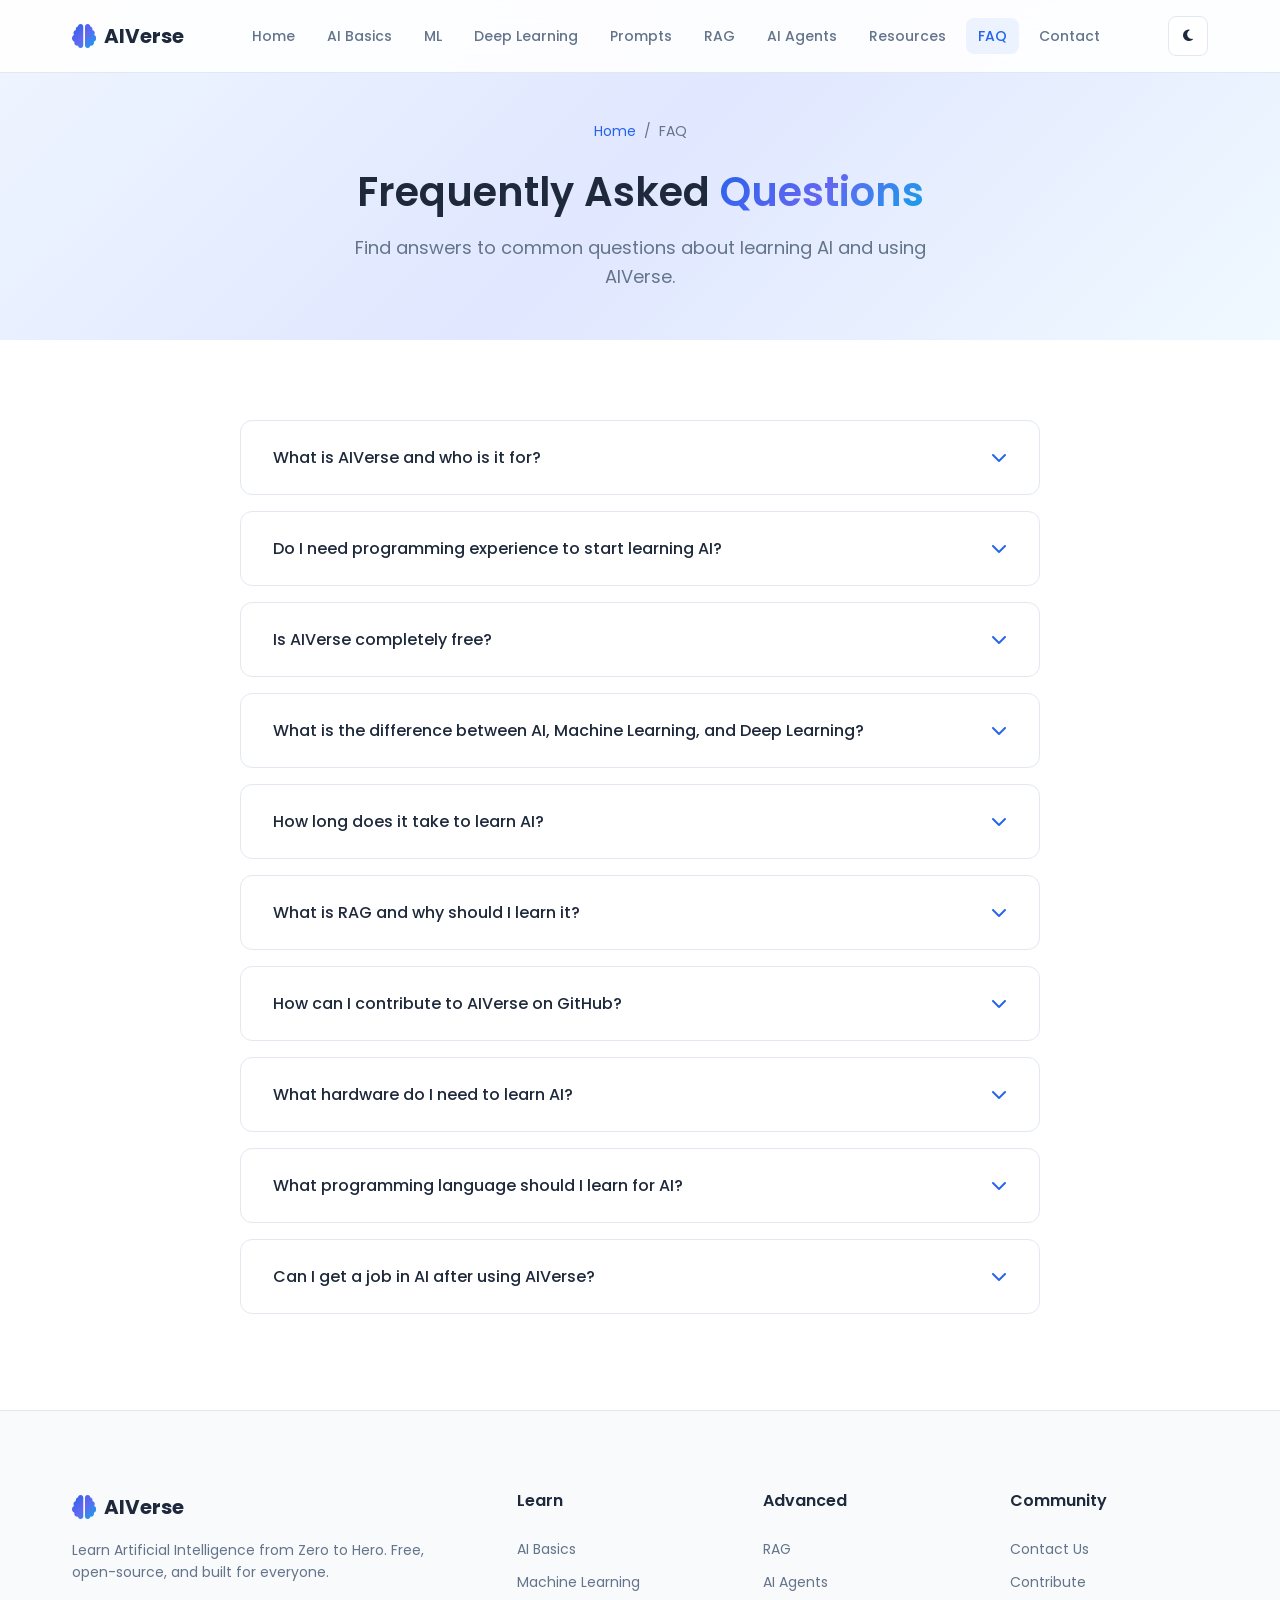
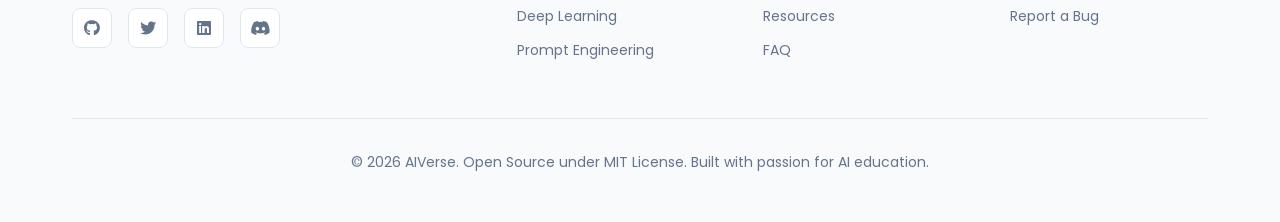
<file: faq.html>
<!DOCTYPE html>
<html lang="en">
<head>
  <meta charset="UTF-8">
  <meta name="viewport" content="width=device-width, initial-scale=1.0">
  <meta name="description" content="Frequently Asked Questions about learning AI on AIVerse - get answers to common questions.">
  <title>FAQ - AIVerse</title>
  <link rel="preconnect" href="https://fonts.googleapis.com">
  <link rel="preconnect" href="https://fonts.gstatic.com" crossorigin>
  <link href="https://fonts.googleapis.com/css2?family=Poppins:wght@300;400;500;600;700&display=swap" rel="stylesheet">
  <link rel="stylesheet" href="https://cdnjs.cloudflare.com/ajax/libs/font-awesome/6.5.1/css/all.min.css">
  <link rel="stylesheet" href="css/style.css">
  <link rel="stylesheet" href="css/responsive.css">
  <link rel="stylesheet" href="css/animations.css">
  
  <!-- Favicon Icon -->
   <link rel="icon" href="icons\Favicon.png">

</head>
<body>

  <header class="header" role="banner">
    <div class="container">
      <nav class="navbar" role="navigation" aria-label="Main navigation">
        <a href="index.html" class="logo" aria-label="AIVerse Home"><i class="fas fa-brain" aria-hidden="true"></i><span>AIVerse</span></a>
        <ul class="nav-menu">
          <li><a href="index.html" class="nav-link">Home</a></li>
          <li><a href="ai-basics.html" class="nav-link">AI Basics</a></li>
          <li><a href="machine-learning.html" class="nav-link">ML</a></li>
          <li><a href="deep-learning.html" class="nav-link">Deep Learning</a></li>
          <li><a href="prompt-engineering.html" class="nav-link">Prompts</a></li>
          <li><a href="rag.html" class="nav-link">RAG</a></li>
          <li><a href="ai-agents.html" class="nav-link">AI Agents</a></li>
          <li><a href="resources.html" class="nav-link">Resources</a></li>
          <li><a href="faq.html" class="nav-link">FAQ</a></li>
          <li><a href="contact.html" class="nav-link">Contact</a></li>
        </ul>
        <div class="nav-actions">
          <button type="button" class="theme-toggle" aria-label="Toggle dark mode"><i class="fas fa-moon" aria-hidden="true"></i></button>
          <button type="button" class="nav-toggle" aria-label="Toggle navigation menu"><span></span><span></span><span></span></button>
        </div>
      </nav>
    </div>
  </header>

  <main>
    <section class="page-hero">
      <div class="container">
        <nav class="breadcrumb" aria-label="Breadcrumb"><a href="index.html">Home</a> <span>/</span> <span>FAQ</span></nav>
        <h1>Frequently Asked <span class="text-gradient">Questions</span></h1>
        <p>Find answers to common questions about learning AI and using AIVerse.</p>
      </div>
    </section>

    <section class="section">
      <div class="container">
        <div class="faq-list reveal" role="list">

          <div class="faq-item" role="listitem">
            <button class="faq-question" aria-expanded="false">
              What is AIVerse and who is it for?
              <i class="fas fa-chevron-down" aria-hidden="true"></i>
            </button>
            <div class="faq-answer" role="region">
              <div class="faq-answer-inner">
                AIVerse is a free, open-source educational platform designed to teach Artificial Intelligence from beginner to advanced levels. It's perfect for students, career changers, developers, and anyone curious about AI. The platform is also built for open-source learners who want to contribute to real projects while learning Git and collaborative development.
              </div>
            </div>
          </div>

          <div class="faq-item" role="listitem">
            <button class="faq-question" aria-expanded="false">
              Do I need programming experience to start learning AI?
              <i class="fas fa-chevron-down" aria-hidden="true"></i>
            </button>
            <div class="faq-answer" role="region">
              <div class="faq-answer-inner">
                No prior programming experience is required to start with our AI Basics section. However, Python is the primary language used in AI development, so we recommend learning Python basics early in your journey. Our roadmap guides you through Python before diving into machine learning algorithms.
              </div>
            </div>
          </div>

          <div class="faq-item" role="listitem">
            <button class="faq-question" aria-expanded="false">
              Is AIVerse completely free?
              <i class="fas fa-chevron-down" aria-hidden="true"></i>
            </button>
            <div class="faq-answer" role="region">
              <div class="faq-answer-inner">
                Yes! AIVerse is 100% free and open-source under the MIT License. All content, code, and resources on the platform are freely available. We also link to many free external resources like courses from fast.ai, Andrew Ng, and Stanford.
              </div>
            </div>
          </div>

          <div class="faq-item" role="listitem">
            <button class="faq-question" aria-expanded="false">
              What is the difference between AI, Machine Learning, and Deep Learning?
              <i class="fas fa-chevron-down" aria-hidden="true"></i>
            </button>
            <div class="faq-answer" role="region">
              <div class="faq-answer-inner">
                Artificial Intelligence is the broadest field — any technique that enables machines to mimic human intelligence. Machine Learning is a subset of AI where systems learn from data without explicit programming. Deep Learning is a subset of ML that uses multi-layered neural networks to learn complex patterns. Think of it as nested circles: AI contains ML, which contains Deep Learning.
              </div>
            </div>
          </div>

          <div class="faq-item" role="listitem">
            <button class="faq-question" aria-expanded="false">
              How long does it take to learn AI?
              <i class="fas fa-chevron-down" aria-hidden="true"></i>
            </button>
            <div class="faq-answer" role="region">
              <div class="faq-answer-inner">
                It depends on your background and goals. With consistent study (10-15 hours per week), you can grasp AI fundamentals in 2-3 months, become proficient in machine learning in 6-9 months, and reach an advanced level with deep learning and LLMs in 12-18 months. The key is consistent practice and building projects.
              </div>
            </div>
          </div>

          <div class="faq-item" role="listitem">
            <button class="faq-question" aria-expanded="false">
              What is RAG and why should I learn it?
              <i class="fas fa-chevron-down" aria-hidden="true"></i>
            </button>
            <div class="faq-answer" role="region">
              <div class="faq-answer-inner">
                RAG (Retrieval-Augmented Generation) combines information retrieval with text generation. Instead of relying solely on an LLM's training data, RAG retrieves relevant documents from a knowledge base and uses them to generate accurate, grounded responses. It's essential for building production AI applications like chatbots, document Q&amp;A systems, and enterprise search.
              </div>
            </div>
          </div>

          <div class="faq-item" role="listitem">
            <button class="faq-question" aria-expanded="false">
              How can I contribute to AIVerse on GitHub?
              <i class="fas fa-chevron-down" aria-hidden="true"></i>
            </button>
            <div class="faq-answer" role="region">
              <div class="faq-answer-inner">
                Visit our GitHub repository and look for issues labeled "good first issue" or "beginner friendly." Fork the repository, make your changes, and submit a pull request. We intentionally include small improvements like fixing typos, improving accessibility, enhancing animations, and optimizing CSS — perfect for first-time contributors learning open source.
              </div>
            </div>
          </div>

          <div class="faq-item" role="listitem">
            <button class="faq-question" aria-expanded="false">
              What hardware do I need to learn AI?
              <i class="fas fa-chevron-down" aria-hidden="true"></i>
            </button>
            <div class="faq-answer" role="region">
              <div class="faq-answer-inner">
                For learning AI basics and machine learning, any modern laptop with 8GB RAM is sufficient. For deep learning, a GPU helps but isn't required — you can use free cloud platforms like Google Colab, Kaggle Kernels, or Hugging Face Spaces that provide free GPU access for practice and experimentation.
              </div>
            </div>
          </div>

          <div class="faq-item" role="listitem">
            <button class="faq-question" aria-expanded="false">
              What programming language should I learn for AI?
              <i class="fas fa-chevron-down" aria-hidden="true"></i>
            </button>
            <div class="faq-answer" role="region">
              <div class="faq-answer-inner">
                Python is the dominant language in AI and machine learning. Over 90% of AI research and production systems use Python, thanks to libraries like NumPy, Pandas, Scikit-learn, PyTorch, TensorFlow, and LangChain. Start with Python basics, then progress to AI-specific libraries as you advance through our roadmap.
              </div>
            </div>
          </div>

          <div class="faq-item" role="listitem">
            <button class="faq-question" aria-expanded="false">
              Can I get a job in AI after using AIVerse?
              <i class="fas fa-chevron-down" aria-hidden="true"></i>
            </button>
            <div class="faq-answer" role="region">
              <div class="faq-answer-inner">
                AIVerse provides a strong foundation, but landing an AI job also requires building a portfolio of projects, contributing to open source, and potentially earning certifications. Combine our structured learning paths with hands-on projects, Kaggle competitions, and networking in AI communities to maximize your career prospects.
              </div>
            </div>
          </div>

        </div>
      </div>
    </section>
  </main>

  <footer class="footer" role="contentinfo">
    <div class="container">
      <div class="footer-grid">
        <div class="footer-brand">
          <a href="index.html" class="logo">
            <i class="fas fa-brain" aria-hidden="true"></i>
            <span>AIVerse</span>
          </a>
          <p>Learn Artificial Intelligence from Zero to Hero. Free, open-source, and built for everyone.</p>
          <div class="social-links">
            <a href="https://github.com" target="_blank" rel="noopener noreferrer" aria-label="GitHub"><i class="fab fa-github"></i></a>
            <a href="https://twitter.com" target="_blank" rel="noopener noreferrer" aria-label="Twitter"><i class="fab fa-twitter"></i></a>
            <a href="https://linkedin.com" target="_blank" rel="noopener noreferrer" aria-label="LinkedIn"><i class="fab fa-linkedin"></i></a>
            <a href="https://discord.com" target="_blank" rel="noopener noreferrer" aria-label="Discord"><i class="fab fa-discord"></i></a>
          </div>
        </div>

        <div class="footer-links">
          <h4>Learn</h4>
          <ul>
            <li><a href="ai-basics.html">AI Basics</a></li>
            <li><a href="machine-learning.html">Machine Learning</a></li>
            <li><a href="deep-learning.html">Deep Learning</a></li>
            <li><a href="prompt-engineering.html">Prompt Engineering</a></li>
          </ul>
        </div>

        <div class="footer-links">
          <h4>Advanced</h4>
          <ul>
            <li><a href="rag.html">RAG</a></li>
            <li><a href="ai-agents.html">AI Agents</a></li>
            <li><a href="resources.html">Resources</a></li>
            <li><a href="faq.html">FAQ</a></li>
          </ul>
        </div>

        <div class="footer-links">
          <h4>Community</h4>
          <ul>
            <li><a href="contact.html">Contact Us</a></li>
            <li><a href="https://github.com" target="_blank" rel="noopener noreferrer">Contribute</a></li>
            <li><a href="https://github.com" target="_blank" rel="noopener noreferrer">Report a Bug</a></li>
          </ul>
        </div>
      </div>

      <div class="footer-bottom">
        <p>&copy; 2026 AIVerse. Open Source under MIT License. Built with passion for AI education.</p>
      </div>
    </div>
  </footer>

  <button type="button" class="back-to-top" aria-label="Back to top"><i class="fas fa-arrow-up" aria-hidden="true"></i></button>
  <script src="js/darkmode.js"></script>
  <script src="js/script.js"></script>
  <script src="js/faq.js"></script>
</body>
</html>
</file>
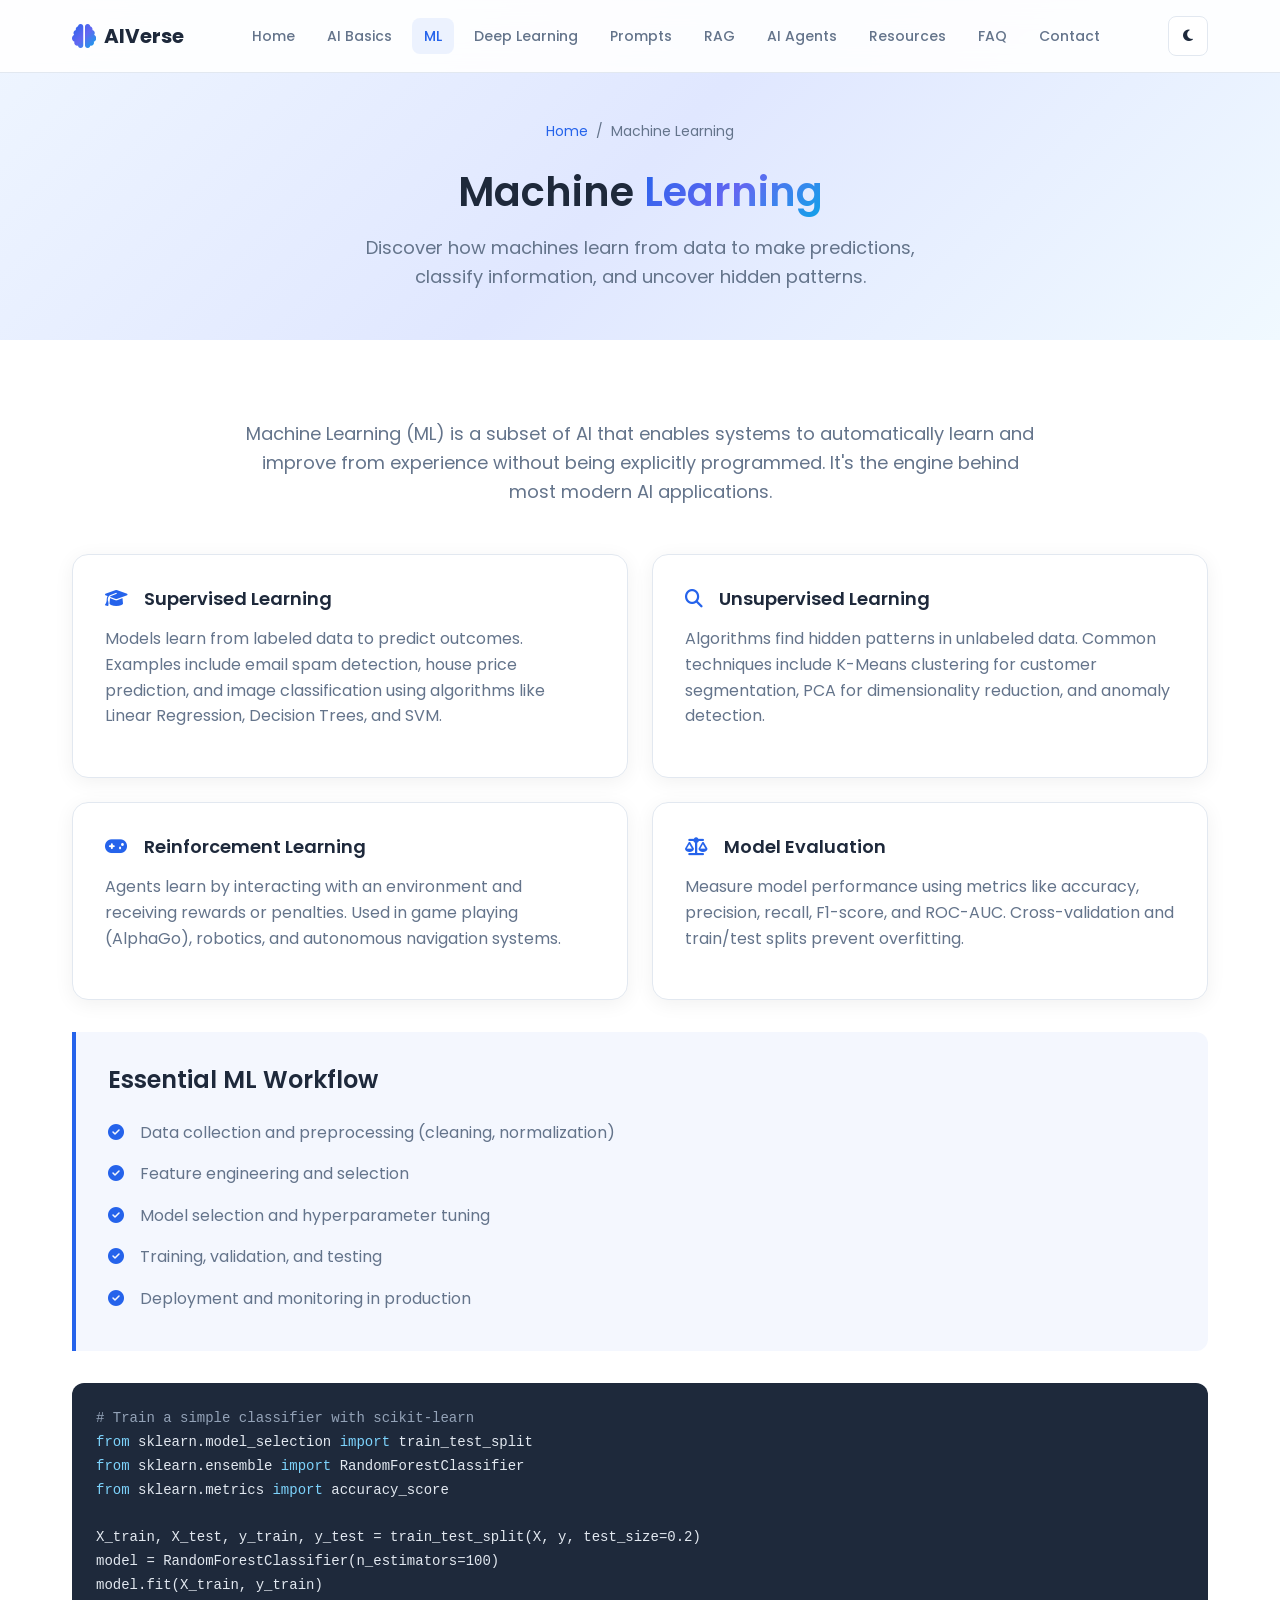
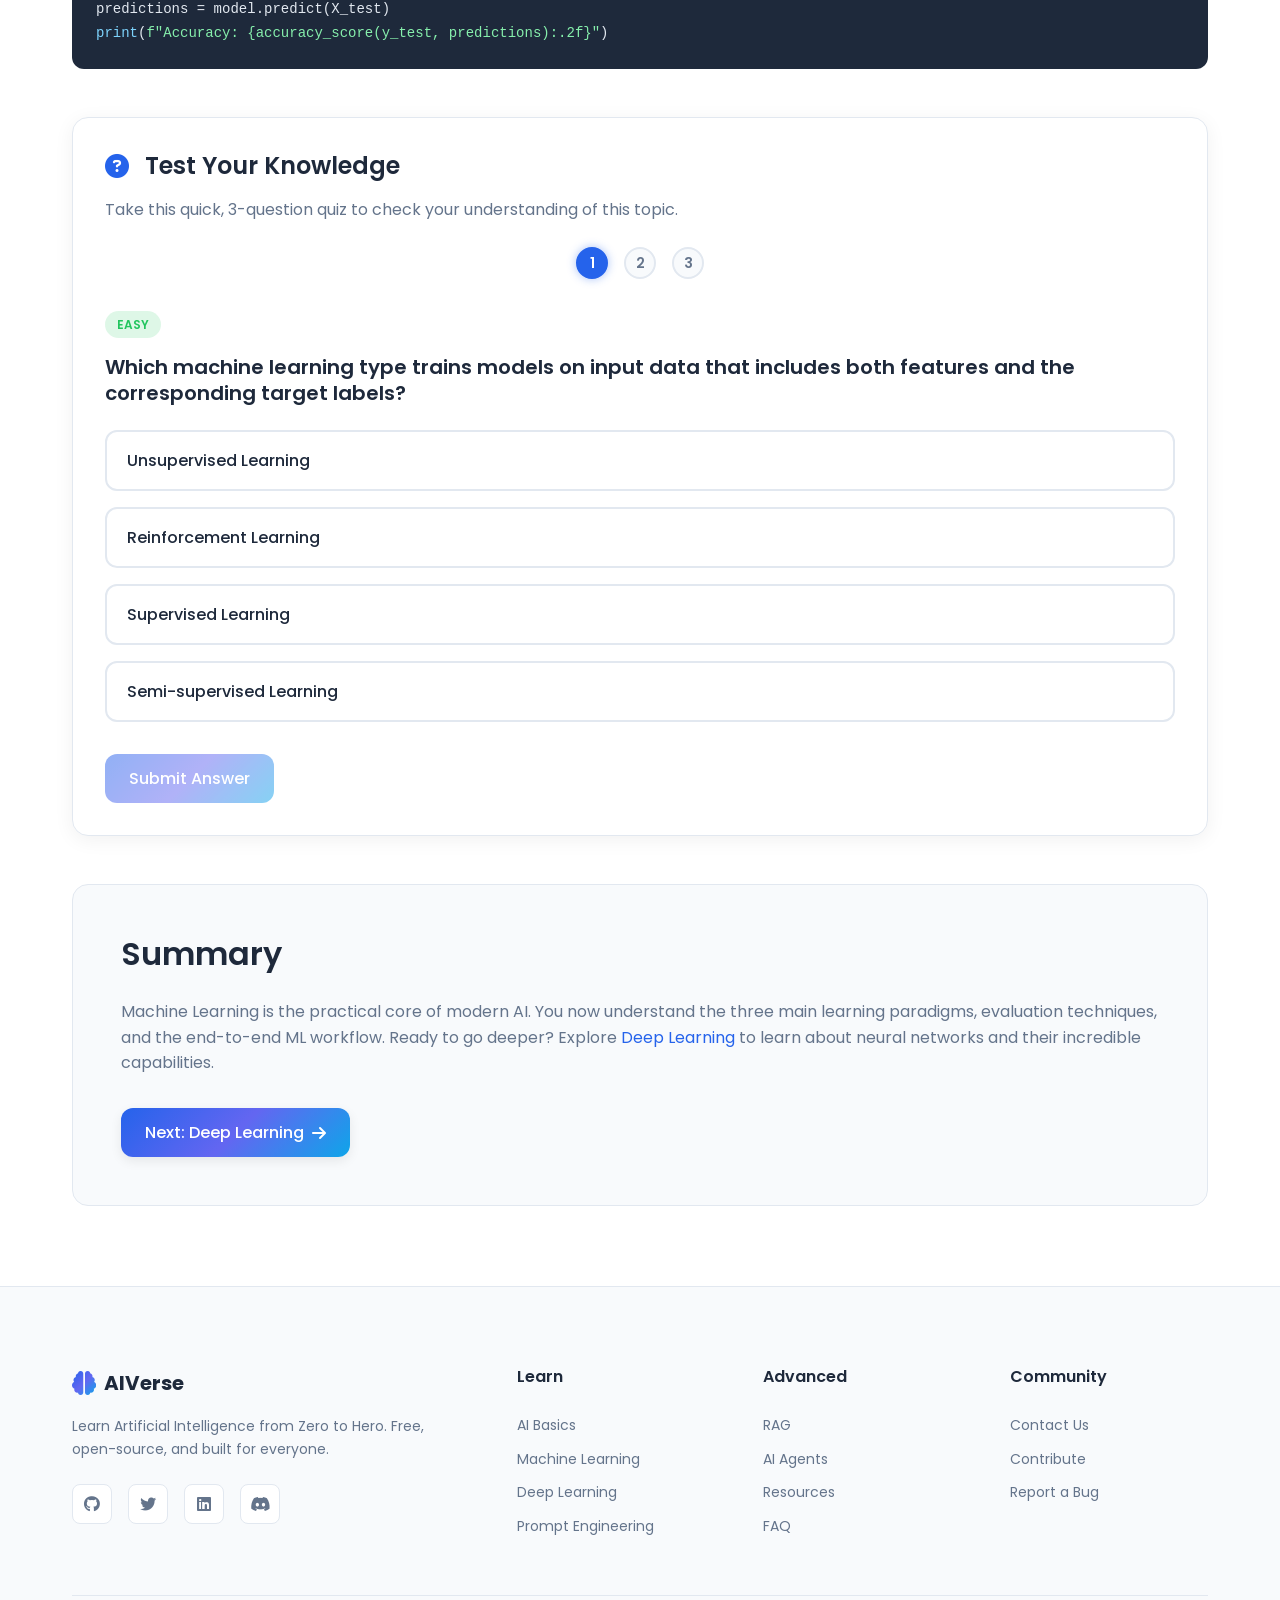
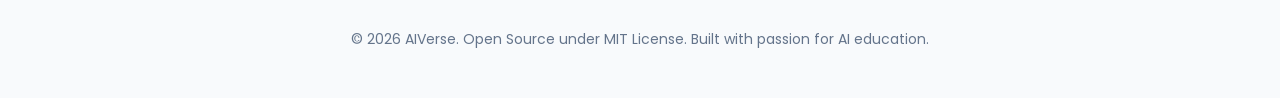
<file: machine-learning.html>
<!DOCTYPE html>
<html lang="en">

<head>
  <meta charset="UTF-8">
  <meta name="viewport" content="width=device-width, initial-scale=1.0">
  <meta name="description"
    content="Learn Machine Learning fundamentals - algorithms, training, evaluation, and practical applications on AIVerse.">
  <title>Machine Learning - AIVerse</title>
  <link rel="preconnect" href="https://fonts.googleapis.com">
  <link rel="preconnect" href="https://fonts.gstatic.com" crossorigin>
  <link href="https://fonts.googleapis.com/css2?family=Poppins:wght@300;400;500;600;700&display=swap" rel="stylesheet">
  <link rel="stylesheet" href="https://cdnjs.cloudflare.com/ajax/libs/font-awesome/6.5.1/css/all.min.css">
  <link rel="stylesheet" href="css/style.css">
  <link rel="stylesheet" href="css/responsive.css">
  <link rel="stylesheet" href="css/animations.css">

  <!-- Favicon Icon -->
  <link rel="icon" href="icons\Favicon.png">

</head>

<body>

  <header class="header" role="banner">
    <div class="container">
      <nav class="navbar" role="navigation" aria-label="Main navigation">
        <a href="index.html" class="logo" aria-label="AIVerse Home"><i class="fas fa-brain"
            aria-hidden="true"></i><span>AIVerse</span></a>
        <ul class="nav-menu">
          <li><a href="index.html" class="nav-link">Home</a></li>
          <li><a href="ai-basics.html" class="nav-link">AI Basics</a></li>
          <li><a href="machine-learning.html" class="nav-link">ML</a></li>
          <li><a href="deep-learning.html" class="nav-link">Deep Learning</a></li>
          <li><a href="prompt-engineering.html" class="nav-link">Prompts</a></li>
          <li><a href="rag.html" class="nav-link">RAG</a></li>
          <li><a href="ai-agents.html" class="nav-link">AI Agents</a></li>
          <li><a href="resources.html" class="nav-link">Resources</a></li>
          <li><a href="faq.html" class="nav-link">FAQ</a></li>
          <li><a href="contact.html" class="nav-link">Contact</a></li>
        </ul>
        <div class="nav-actions">
          <button type="button" class="theme-toggle" aria-label="Toggle dark mode"><i class="fas fa-moon"
              aria-hidden="true"></i></button>
          <button type="button" class="nav-toggle"
            aria-label="Toggle navigation menu"><span></span><span></span><span></span></button>
        </div>
      </nav>
    </div>
  </header>

  <main>
    <section class="page-hero">
      <div class="container">
        <nav class="breadcrumb" aria-label="Breadcrumb"><a href="index.html">Home</a> <span>/</span> <span>Machine
            Learning</span></nav>
        <h1>Machine <span class="text-gradient">Learning</span></h1>
        <p>Discover how machines learn from data to make predictions, classify information, and uncover hidden patterns.
        </p>
      </div>
    </section>

    <section class="section">
      <div class="container">
        <div class="intro-text reveal">
          <p>Machine Learning (ML) is a subset of AI that enables systems to automatically learn and improve from
            experience without being explicitly programmed. It's the engine behind most modern AI applications.</p>
        </div>

        <div class="content-grid reveal-stagger">
          <article class="content-card">
            <h3><i class="fas fa-graduation-cap" aria-hidden="true"></i> Supervised Learning</h3>
            <p>Models learn from labeled data to predict outcomes. Examples include email spam detection, house price
              prediction, and image classification using algorithms like Linear Regression, Decision Trees, and SVM.</p>
          </article>

          <article class="content-card">
            <h3><i class="fas fa-search" aria-hidden="true"></i> Unsupervised Learning</h3>
            <p>Algorithms find hidden patterns in unlabeled data. Common techniques include K-Means clustering for
              customer segmentation, PCA for dimensionality reduction, and anomaly detection.</p>
          </article>

          <article class="content-card">
            <h3><i class="fas fa-gamepad" aria-hidden="true"></i> Reinforcement Learning</h3>
            <p>Agents learn by interacting with an environment and receiving rewards or penalties. Used in game playing
              (AlphaGo), robotics, and autonomous navigation systems.</p>
          </article>

          <article class="content-card">
            <h3><i class="fas fa-balance-scale" aria-hidden="true"></i> Model Evaluation</h3>
            <p>Measure model performance using metrics like accuracy, precision, recall, F1-score, and ROC-AUC.
              Cross-validation and train/test splits prevent overfitting.</p>
          </article>
        </div>

        <div class="key-points reveal">
          <h3>Essential ML Workflow</h3>
          <ul>
            <li><i class="fas fa-check-circle" aria-hidden="true"></i> Data collection and preprocessing (cleaning,
              normalization)</li>
            <li><i class="fas fa-check-circle" aria-hidden="true"></i> Feature engineering and selection</li>
            <li><i class="fas fa-check-circle" aria-hidden="true"></i> Model selection and hyperparameter tuning</li>
            <li><i class="fas fa-check-circle" aria-hidden="true"></i> Training, validation, and testing</li>
            <li><i class="fas fa-check-circle" aria-hidden="true"></i> Deployment and monitoring in production</li>
          </ul>
        </div>

        <div class="code-example reveal">
          <span class="comment"># Train a simple classifier with scikit-learn</span><br>
          <span class="keyword">from</span> sklearn.model_selection <span class="keyword">import</span>
          train_test_split<br>
          <span class="keyword">from</span> sklearn.ensemble <span class="keyword">import</span>
          RandomForestClassifier<br>
          <span class="keyword">from</span> sklearn.metrics <span class="keyword">import</span> accuracy_score<br><br>
          X_train, X_test, y_train, y_test = train_test_split(X, y, test_size=0.2)<br>
          model = RandomForestClassifier(n_estimators=100)<br>
          model.fit(X_train, y_train)<br>
          predictions = model.predict(X_test)<br>
          <span class="keyword">print</span>(<span class="string">f"Accuracy: {accuracy_score(y_test,
            predictions):.2f}"</span>)
        </div>

        <!-- Inline Mini-Quiz -->
        <div class="quiz-container content-card reveal" id="mini-quiz">
          <div class="quiz-header">
            <h3><i class="fas fa-question-circle" aria-hidden="true"></i> Test Your Knowledge</h3>
            <p>Take this quick, 3-question quiz to check your understanding of this topic.</p>
          </div>

          <div class="quiz-progress" aria-hidden="true">
            <span class="step active" data-step="1">1</span>
            <span class="step" data-step="2">2</span>
            <span class="step" data-step="3">3</span>
          </div>

          <div class="quiz-question-wrapper">
            <!-- Question 1 -->
            <div class="quiz-question active" data-question="1">
              <span class="quiz-difficulty easy">Easy</span>
              <h4 class="question-text">Which machine learning type trains models on input data that includes both
                features and the corresponding target labels?</h4>
              <div class="quiz-options">
                <button type="button" class="quiz-option" data-correct="false"
                  data-feedback="Incorrect. Unsupervised learning uses unlabeled data to find hidden patterns.">Unsupervised
                  Learning</button>
                <button type="button" class="quiz-option" data-correct="false"
                  data-feedback="Incorrect. Reinforcement learning trains agents using rewards and punishments.">Reinforcement
                  Learning</button>
                <button type="button" class="quiz-option" data-correct="true"
                  data-feedback="Correct! Supervised learning models are trained using labeled input-output pairs.">Supervised
                  Learning</button>
                <button type="button" class="quiz-option" data-correct="false"
                  data-feedback="Incorrect. Semi-supervised learning uses a small amount of labeled data alongside a large amount of unlabeled data.">Semi-supervised
                  Learning</button>
              </div>
            </div>

            <!-- Question 2 -->
            <div class="quiz-question" data-question="2">
              <span class="quiz-difficulty medium">Medium</span>
              <h4 class="question-text">What does the training loop of a Machine Learning model use to adjust its
                internal parameters and improve predictions over time?</h4>
              <div class="quiz-options">
                <button type="button" class="quiz-option" data-correct="false"
                  data-feedback="Incorrect. Compilation translates code to machine instructions but doesn't adjust parameters.">Compilation</button>
                <button type="button" class="quiz-option" data-correct="true"
                  data-feedback="Correct! The model uses a feedback loop (loss optimization) to calculate error and adjust weights.">Feedback
                  loop / Loss optimization</button>
                <button type="button" class="quiz-option" data-correct="false"
                  data-feedback="Incorrect. Garbage collection releases unused memory, unrelated to parameter training.">Garbage
                  collection</button>
                <button type="button" class="quiz-option" data-correct="false"
                  data-feedback="Incorrect. Data augmentation creates new variations of training data but isn't the parameter adjustment mechanism itself.">Data
                  augmentation</button>
              </div>
            </div>

            <!-- Question 3 -->
            <div class="quiz-question" data-question="3">
              <span class="quiz-difficulty hard">Hard</span>
              <h4 class="question-text">In which scenario is a model said to be "overfitting"?</h4>
              <div class="quiz-options">
                <button type="button" class="quiz-option" data-correct="false"
                  data-feedback="Incorrect. A model that performs poorly on both training and test data is underfitting.">It
                  performs poorly on both training and test data.</button>
                <button type="button" class="quiz-option" data-correct="false"
                  data-feedback="Incorrect. Doing better on test data than training data is highly unusual and not overfitting.">It
                  performs exceptionally well on unseen test data but poorly on training data.</button>
                <button type="button" class="quiz-option" data-correct="true"
                  data-feedback="Correct! Overfitting occurs when a model learns training data noise too well, failing to generalize to new, unseen test data.">It
                  performs very well on training data but fails to generalize to new, unseen test data.</button>
                <button type="button" class="quiz-option" data-correct="false"
                  data-feedback="Incorrect. Training time is a performance and hardware constraint, not overfitting.">It
                  takes too long to compile and train.</button>
              </div>
            </div>
          </div>

          <div class="quiz-feedback-box hidden">
            <p class="feedback-text"></p>
          </div>

          <div class="quiz-actions">
            <button type="button" class="btn btn-primary" id="quiz-submit-btn" disabled>Submit Answer</button>
            <button type="button" class="btn btn-secondary hidden" id="quiz-next-btn">Next Question <i
                class="fas fa-arrow-right"></i></button>
            <button type="button" class="btn btn-primary hidden" id="quiz-retry-btn">Try Again <i
                class="fas fa-undo"></i></button>
          </div>

          <div class="quiz-results hidden">
            <p class="results-score"><span class="score-num">0</span> / 3</p>
            <p class="results-message"></p>
          </div>
        </div>

        <div class="summary-box reveal">
          <h2>Summary</h2>
          <p>Machine Learning is the practical core of modern AI. You now understand the three main learning paradigms,
            evaluation techniques, and the end-to-end ML workflow. Ready to go deeper? Explore <a
              href="deep-learning.html">Deep Learning</a> to learn about neural networks and their incredible
            capabilities.</p>
          <a href="deep-learning.html" class="btn btn-primary" style="margin-top: 1rem;">Next: Deep Learning <i
              class="fas fa-arrow-right" aria-hidden="true"></i></a>
        </div>
      </div>
    </section>
  </main>

  <footer class="footer" role="contentinfo">
    <div class="container">
      <div class="footer-grid">
        <div class="footer-brand">
          <a href="index.html" class="logo">
            <i class="fas fa-brain" aria-hidden="true"></i>
            <span>AIVerse</span>
          </a>
          <p>Learn Artificial Intelligence from Zero to Hero. Free, open-source, and built for everyone.</p>
          <div class="social-links">
            <a href="https://github.com" target="_blank" rel="noopener noreferrer" aria-label="GitHub"><i
                class="fab fa-github"></i></a>
            <a href="https://twitter.com" target="_blank" rel="noopener noreferrer" aria-label="Twitter"><i
                class="fab fa-twitter"></i></a>
            <a href="https://linkedin.com" target="_blank" rel="noopener noreferrer" aria-label="LinkedIn"><i
                class="fab fa-linkedin"></i></a>
            <a href="https://discord.com" target="_blank" rel="noopener noreferrer" aria-label="Discord"><i
                class="fab fa-discord"></i></a>
          </div>
        </div>

        <div class="footer-links">
          <h4>Learn</h4>
          <ul>
            <li><a href="ai-basics.html">AI Basics</a></li>
            <li><a href="machine-learning.html">Machine Learning</a></li>
            <li><a href="deep-learning.html">Deep Learning</a></li>
            <li><a href="prompt-engineering.html">Prompt Engineering</a></li>
          </ul>
        </div>

        <div class="footer-links">
          <h4>Advanced</h4>
          <ul>
            <li><a href="rag.html">RAG</a></li>
            <li><a href="ai-agents.html">AI Agents</a></li>
            <li><a href="resources.html">Resources</a></li>
            <li><a href="faq.html">FAQ</a></li>
          </ul>
        </div>

        <div class="footer-links">
          <h4>Community</h4>
          <ul>
            <li><a href="contact.html">Contact Us</a></li>
            <li><a href="https://github.com" target="_blank" rel="noopener noreferrer">Contribute</a></li>
            <li><a href="https://github.com" target="_blank" rel="noopener noreferrer">Report a Bug</a></li>
          </ul>
        </div>
      </div>

      <div class="footer-bottom">
        <p>&copy; 2026 AIVerse. Open Source under MIT License. Built with passion for AI education.</p>
      </div>
    </div>
  </footer>

  <button type="button" class="back-to-top" aria-label="Back to top"><i class="fas fa-arrow-up"
      aria-hidden="true"></i></button>
  <script src="js/darkmode.js"></script>
  <script src="js/script.js"></script>
  <script src="js/quiz.js"></script>
</body>

</html>
</file>
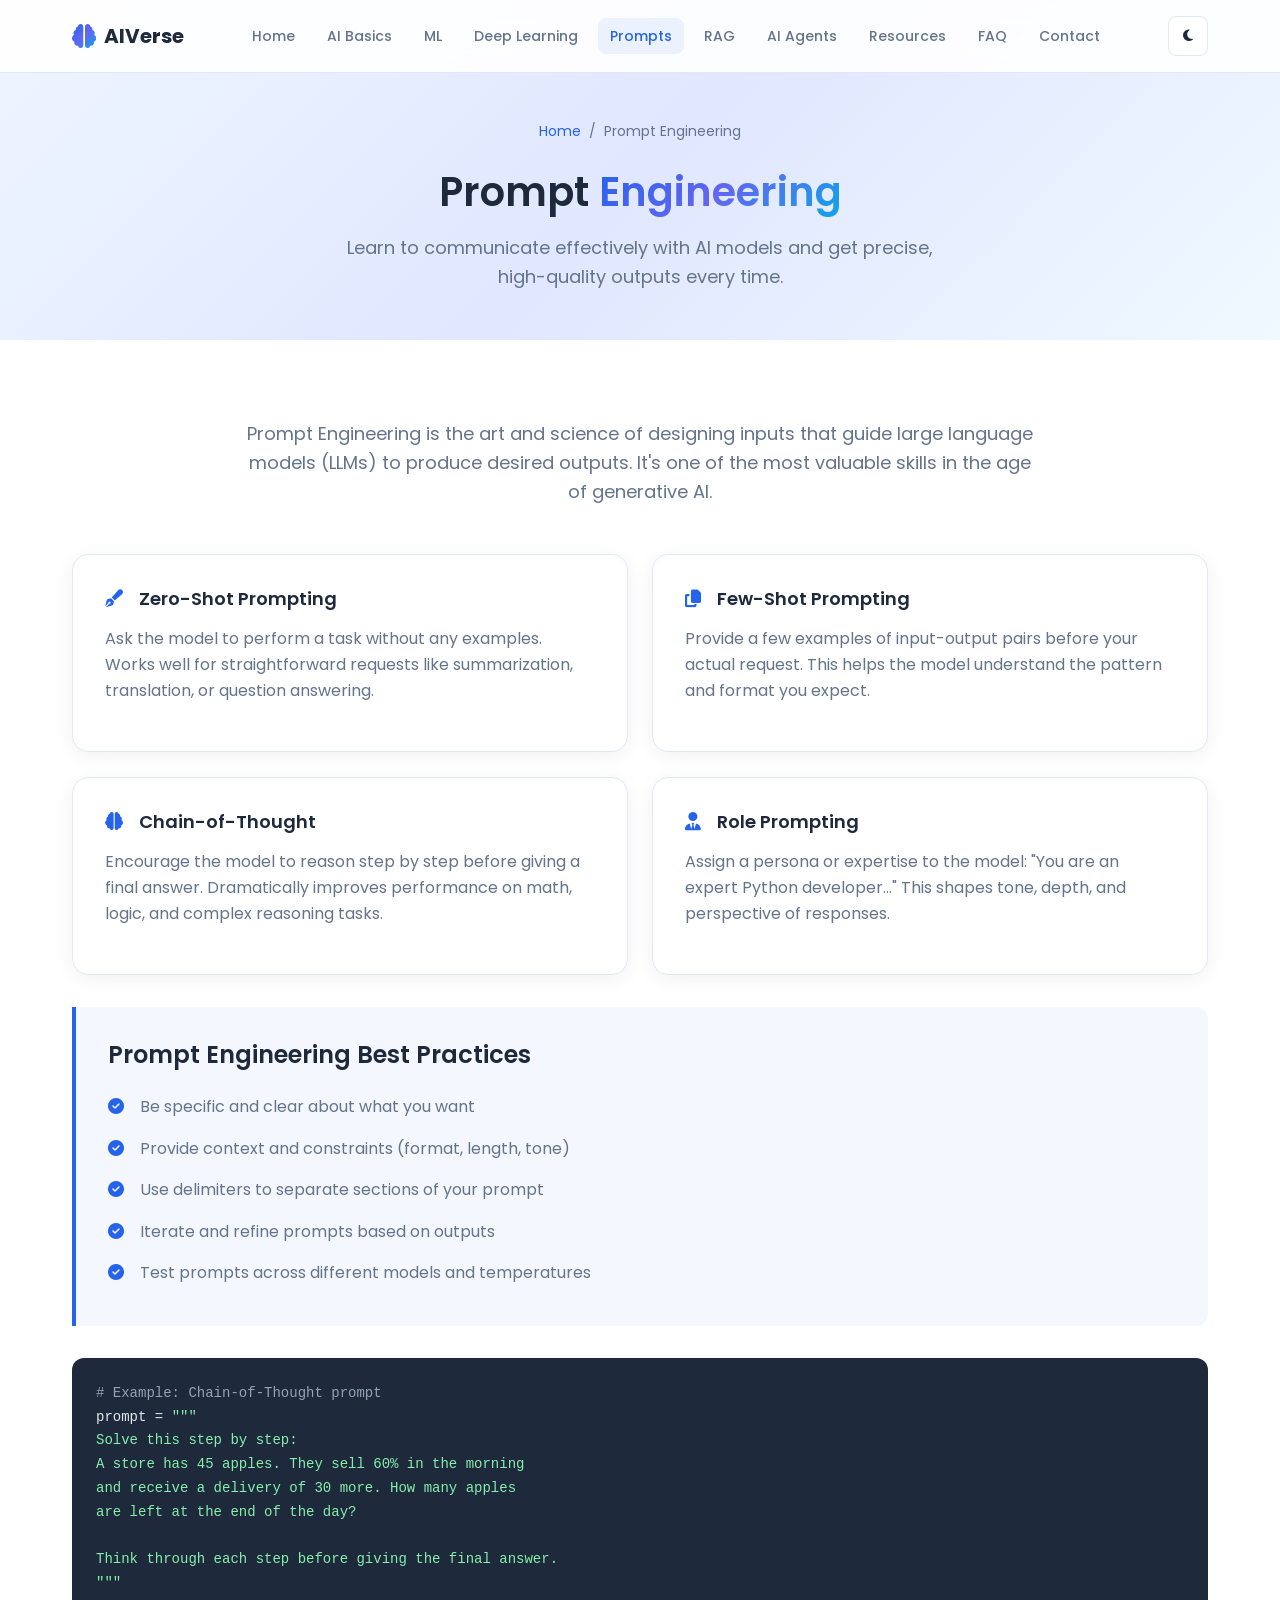
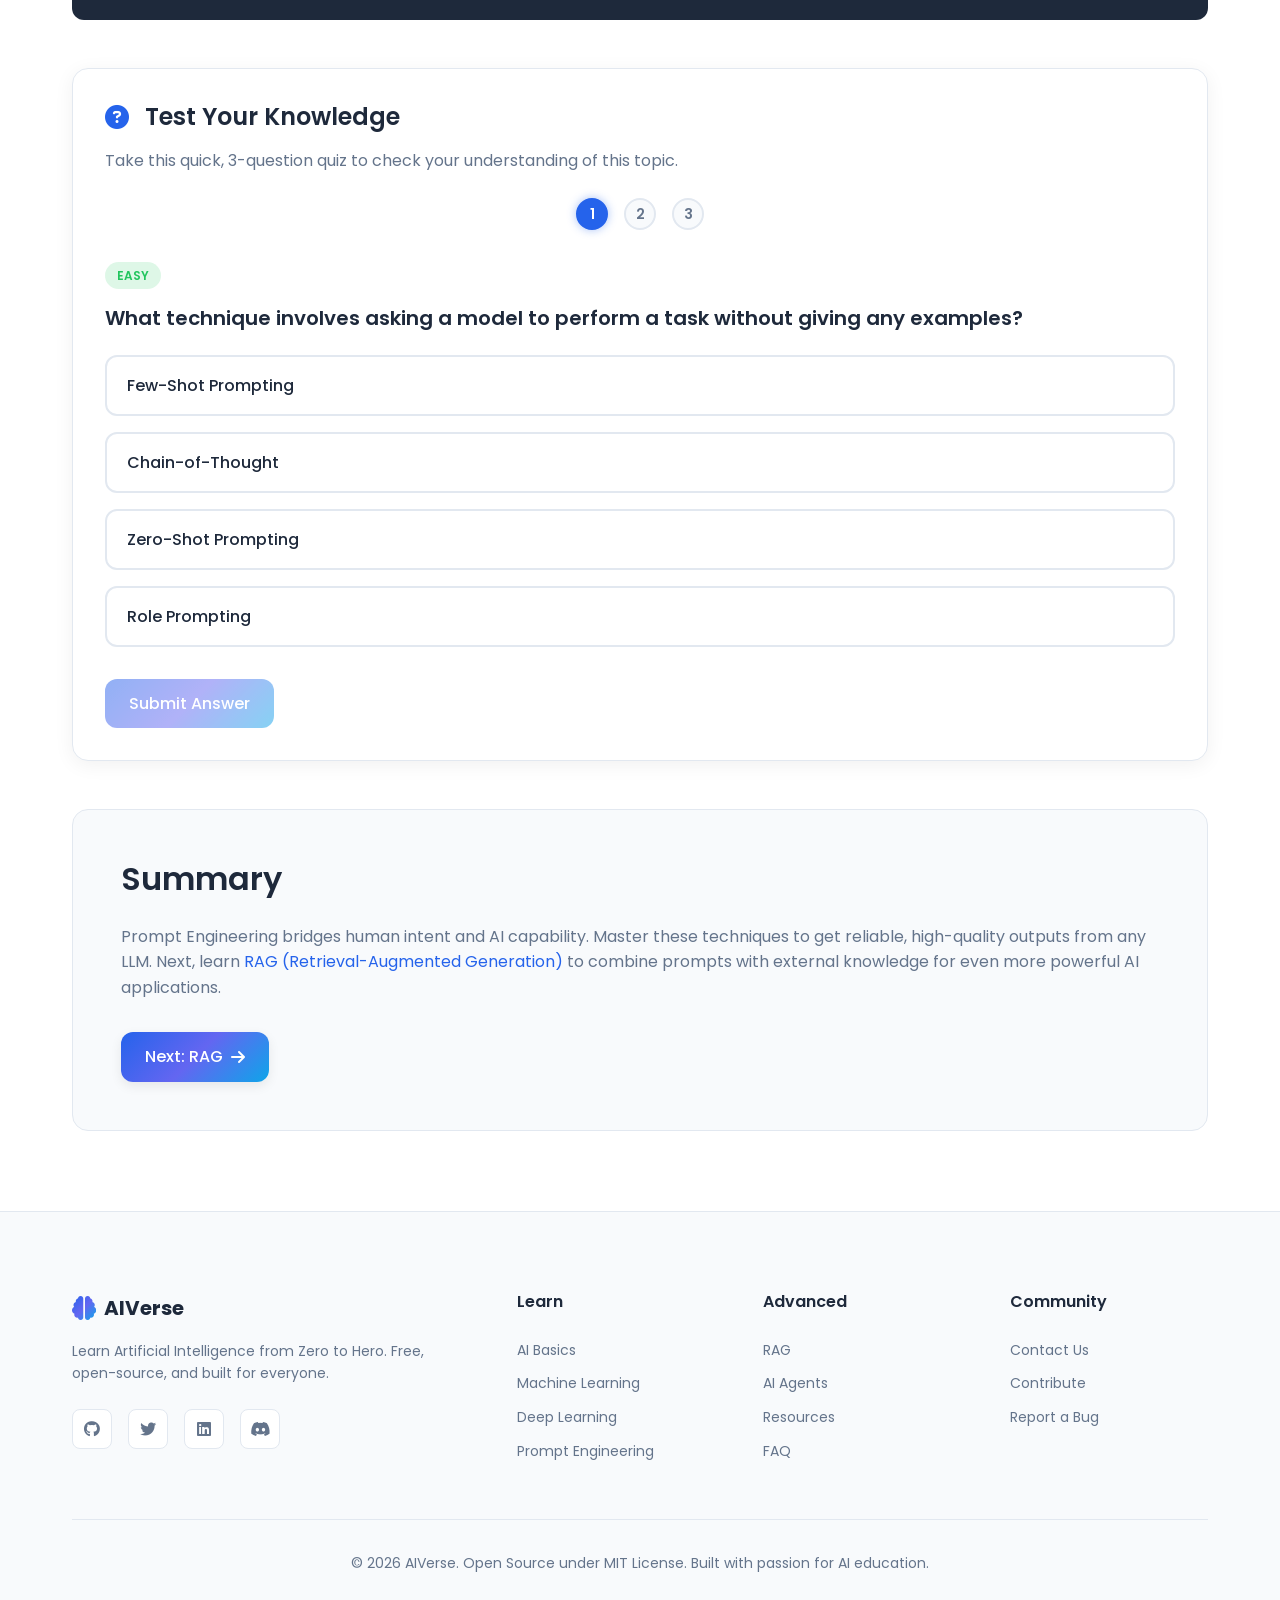
<file: prompt-engineering.html>
<!DOCTYPE html>
<html lang="en">

<head>
  <meta charset="UTF-8">
  <meta name="viewport" content="width=device-width, initial-scale=1.0">
  <meta name="description"
    content="Learn Prompt Engineering - craft effective prompts for LLMs, techniques, and best practices on AIVerse.">
  <title>Prompt Engineering - AIVerse</title>
  <link rel="preconnect" href="https://fonts.googleapis.com">
  <link rel="preconnect" href="https://fonts.gstatic.com" crossorigin>
  <link href="https://fonts.googleapis.com/css2?family=Poppins:wght@300;400;500;600;700&display=swap" rel="stylesheet">
  <link rel="stylesheet" href="https://cdnjs.cloudflare.com/ajax/libs/font-awesome/6.5.1/css/all.min.css">
  <link rel="stylesheet" href="css/style.css">
  <link rel="stylesheet" href="css/responsive.css">
  <link rel="stylesheet" href="css/animations.css">

  <!-- Favicon Icon -->
  <link rel="icon" href="icons\Favicon.png">

</head>

<body>

  <header class="header" role="banner">
    <div class="container">
      <nav class="navbar" role="navigation" aria-label="Main navigation">
        <a href="index.html" class="logo" aria-label="AIVerse Home"><i class="fas fa-brain"
            aria-hidden="true"></i><span>AIVerse</span></a>
        <ul class="nav-menu">
          <li><a href="index.html" class="nav-link">Home</a></li>
          <li><a href="ai-basics.html" class="nav-link">AI Basics</a></li>
          <li><a href="machine-learning.html" class="nav-link">ML</a></li>
          <li><a href="deep-learning.html" class="nav-link">Deep Learning</a></li>
          <li><a href="prompt-engineering.html" class="nav-link">Prompts</a></li>
          <li><a href="rag.html" class="nav-link">RAG</a></li>
          <li><a href="ai-agents.html" class="nav-link">AI Agents</a></li>
          <li><a href="resources.html" class="nav-link">Resources</a></li>
          <li><a href="faq.html" class="nav-link">FAQ</a></li>
          <li><a href="contact.html" class="nav-link">Contact</a></li>
        </ul>
        <div class="nav-actions">
          <button type="button" class="theme-toggle" aria-label="Toggle dark mode"><i class="fas fa-moon"
              aria-hidden="true"></i></button>
          <button type="button" class="nav-toggle"
            aria-label="Toggle navigation menu"><span></span><span></span><span></span></button>
        </div>
      </nav>
    </div>
  </header>

  <main>
    <section class="page-hero">
      <div class="container">
        <nav class="breadcrumb" aria-label="Breadcrumb"><a href="index.html">Home</a> <span>/</span> <span>Prompt
            Engineering</span></nav>
        <h1>Prompt <span class="text-gradient">Engineering</span></h1>
        <p>Learn to communicate effectively with AI models and get precise, high-quality outputs every time.</p>
      </div>
    </section>

    <section class="section">
      <div class="container">
        <div class="intro-text reveal">
          <p>Prompt Engineering is the art and science of designing inputs that guide large language models (LLMs) to
            produce desired outputs. It's one of the most valuable skills in the age of generative AI.</p>
        </div>

        <div class="content-grid reveal-stagger">
          <article class="content-card">
            <h3><i class="fas fa-pen-fancy" aria-hidden="true"></i> Zero-Shot Prompting</h3>
            <p>Ask the model to perform a task without any examples. Works well for straightforward requests like
              summarization, translation, or question answering.</p>
          </article>

          <article class="content-card">
            <h3><i class="fas fa-copy" aria-hidden="true"></i> Few-Shot Prompting</h3>
            <p>Provide a few examples of input-output pairs before your actual request. This helps the model understand
              the pattern and format you expect.</p>
          </article>

          <article class="content-card">
            <h3><i class="fas fa-brain" aria-hidden="true"></i> Chain-of-Thought</h3>
            <p>Encourage the model to reason step by step before giving a final answer. Dramatically improves
              performance on math, logic, and complex reasoning tasks.</p>
          </article>

          <article class="content-card">
            <h3><i class="fas fa-user-tie" aria-hidden="true"></i> Role Prompting</h3>
            <p>Assign a persona or expertise to the model: "You are an expert Python developer..." This shapes tone,
              depth, and perspective of responses.</p>
          </article>
        </div>

        <div class="key-points reveal">
          <h3>Prompt Engineering Best Practices</h3>
          <ul>
            <li><i class="fas fa-check-circle" aria-hidden="true"></i> Be specific and clear about what you want</li>
            <li><i class="fas fa-check-circle" aria-hidden="true"></i> Provide context and constraints (format, length,
              tone)</li>
            <li><i class="fas fa-check-circle" aria-hidden="true"></i> Use delimiters to separate sections of your
              prompt</li>
            <li><i class="fas fa-check-circle" aria-hidden="true"></i> Iterate and refine prompts based on outputs</li>
            <li><i class="fas fa-check-circle" aria-hidden="true"></i> Test prompts across different models and
              temperatures</li>
          </ul>
        </div>

        <div class="code-example reveal">
          <span class="comment"># Example: Chain-of-Thought prompt</span><br>
          prompt = <span class="string">"""</span><br>
          <span class="string">Solve this step by step:</span><br>
          <span class="string">A store has 45 apples. They sell 60% in the morning</span><br>
          <span class="string">and receive a delivery of 30 more. How many apples</span><br>
          <span class="string">are left at the end of the day?</span><br><br>
          <span class="string">Think through each step before giving the final answer.</span><br>
          <span class="string">"""</span>
        </div>

        <!-- Inline Mini-Quiz -->
        <div class="quiz-container content-card reveal" id="mini-quiz">
          <div class="quiz-header">
            <h3><i class="fas fa-question-circle" aria-hidden="true"></i> Test Your Knowledge</h3>
            <p>Take this quick, 3-question quiz to check your understanding of this topic.</p>
          </div>

          <div class="quiz-progress" aria-hidden="true">
            <span class="step active" data-step="1">1</span>
            <span class="step" data-step="2">2</span>
            <span class="step" data-step="3">3</span>
          </div>

          <div class="quiz-question-wrapper">
            <!-- Question 1 -->
            <div class="quiz-question active" data-question="1">
              <span class="quiz-difficulty easy">Easy</span>
              <h4 class="question-text">What technique involves asking a model to perform a task without giving any
                examples?</h4>
              <div class="quiz-options">
                <button type="button" class="quiz-option" data-correct="false"
                  data-feedback="Incorrect. Few-shot prompting provides one or more examples to show the desired pattern.">Few-Shot
                  Prompting</button>
                <button type="button" class="quiz-option" data-correct="false"
                  data-feedback="Incorrect. Chain-of-thought prompts the model to break down its reasoning step-by-step.">Chain-of-Thought</button>
                <button type="button" class="quiz-option" data-correct="true"
                  data-feedback="Correct! Zero-shot prompting asks the model to perform a task directly with zero prior examples.">Zero-Shot
                  Prompting</button>
                <button type="button" class="quiz-option" data-correct="false"
                  data-feedback="Incorrect. Role prompting assigns a specific persona to the model.">Role
                  Prompting</button>
              </div>
            </div>

            <!-- Question 2 -->
            <div class="quiz-question" data-question="2">
              <span class="quiz-difficulty medium">Medium</span>
              <h4 class="question-text">How does the "Chain-of-Thought" prompting technique improve model outputs?</h4>
              <div class="quiz-options">
                <button type="button" class="quiz-option" data-correct="false"
                  data-feedback="Incorrect. Chain-of-thought does not alter or bypass safety filters.">It bypasses
                  safety filters.</button>
                <button type="button" class="quiz-option" data-correct="true"
                  data-feedback="Correct! By prompting the model to explain its reasoning steps before the final answer, it avoids quick incorrect predictions and excels on math/logic.">It
                  encourages the model to reason step-by-step before giving a final answer.</button>
                <button type="button" class="quiz-option" data-correct="false"
                  data-feedback="Incorrect. Output format is controlled by specifying instructions like 'Output in JSON', not CoT itself.">It
                  formats the output in JSON automatically.</button>
                <button type="button" class="quiz-option" data-correct="false"
                  data-feedback="Incorrect. Prompting only changes the instructions passed to the model; it does not train or modify the model weights.">It
                  trains the underlying model on new data.</button>
              </div>
            </div>

            <!-- Question 3 -->
            <div class="quiz-question" data-question="3">
              <span class="quiz-difficulty hard">Hard</span>
              <h4 class="question-text">When you want a model to match a target tone and format using input-output pairs
                before the final instruction, which prompting technique is best?</h4>
              <div class="quiz-options">
                <button type="button" class="quiz-option" data-correct="false"
                  data-feedback="Incorrect. Zero-shot prompting does not provide any input-output pairs or templates.">Zero-Shot
                  Prompting</button>
                <button type="button" class="quiz-option" data-correct="true"
                  data-feedback="Correct! Few-shot prompting provides sample input-output pairs to demonstrate the desired format, style, or task structure.">Few-Shot
                  Prompting</button>
                <button type="button" class="quiz-option" data-correct="false"
                  data-feedback="Incorrect. Chain-of-thought focuses on step-by-step reasoning steps rather than formatting examples.">Chain-of-Thought
                  Prompting</button>
                <button type="button" class="quiz-option" data-correct="false"
                  data-feedback="Incorrect. Role prompting defines the persona of the model, not a set of formatting examples.">Role
                  Prompting</button>
              </div>
            </div>
          </div>

          <div class="quiz-feedback-box hidden">
            <p class="feedback-text"></p>
          </div>

          <div class="quiz-actions">
            <button type="button" class="btn btn-primary" id="quiz-submit-btn" disabled>Submit Answer</button>
            <button type="button" class="btn btn-secondary hidden" id="quiz-next-btn">Next Question <i
                class="fas fa-arrow-right"></i></button>
            <button type="button" class="btn btn-primary hidden" id="quiz-retry-btn">Try Again <i
                class="fas fa-undo"></i></button>
          </div>

          <div class="quiz-results hidden">
            <p class="results-score"><span class="score-num">0</span> / 3</p>
            <p class="results-message"></p>
          </div>
        </div>

        <div class="summary-box reveal">
          <h2>Summary</h2>
          <p>Prompt Engineering bridges human intent and AI capability. Master these techniques to get reliable,
            high-quality outputs from any LLM. Next, learn <a href="rag.html">RAG (Retrieval-Augmented Generation)</a>
            to combine prompts with external knowledge for even more powerful AI applications.</p>
          <a href="rag.html" class="btn btn-primary" style="margin-top: 1rem;">Next: RAG <i class="fas fa-arrow-right"
              aria-hidden="true"></i></a>
        </div>
      </div>
    </section>
  </main>

  <footer class="footer" role="contentinfo">
    <div class="container">
      <div class="footer-grid">
        <div class="footer-brand">
          <a href="index.html" class="logo">
            <i class="fas fa-brain" aria-hidden="true"></i>
            <span>AIVerse</span>
          </a>
          <p>Learn Artificial Intelligence from Zero to Hero. Free, open-source, and built for everyone.</p>
          <div class="social-links">
            <a href="https://github.com" target="_blank" rel="noopener noreferrer" aria-label="GitHub"><i
                class="fab fa-github"></i></a>
            <a href="https://twitter.com" target="_blank" rel="noopener noreferrer" aria-label="Twitter"><i
                class="fab fa-twitter"></i></a>
            <a href="https://linkedin.com" target="_blank" rel="noopener noreferrer" aria-label="LinkedIn"><i
                class="fab fa-linkedin"></i></a>
            <a href="https://discord.com" target="_blank" rel="noopener noreferrer" aria-label="Discord"><i
                class="fab fa-discord"></i></a>
          </div>
        </div>

        <div class="footer-links">
          <h4>Learn</h4>
          <ul>
            <li><a href="ai-basics.html">AI Basics</a></li>
            <li><a href="machine-learning.html">Machine Learning</a></li>
            <li><a href="deep-learning.html">Deep Learning</a></li>
            <li><a href="prompt-engineering.html">Prompt Engineering</a></li>
          </ul>
        </div>

        <div class="footer-links">
          <h4>Advanced</h4>
          <ul>
            <li><a href="rag.html">RAG</a></li>
            <li><a href="ai-agents.html">AI Agents</a></li>
            <li><a href="resources.html">Resources</a></li>
            <li><a href="faq.html">FAQ</a></li>
          </ul>
        </div>

        <div class="footer-links">
          <h4>Community</h4>
          <ul>
            <li><a href="contact.html">Contact Us</a></li>
            <li><a href="https://github.com" target="_blank" rel="noopener noreferrer">Contribute</a></li>
            <li><a href="https://github.com" target="_blank" rel="noopener noreferrer">Report a Bug</a></li>
          </ul>
        </div>
      </div>

      <div class="footer-bottom">
        <p>&copy; 2026 AIVerse. Open Source under MIT License. Built with passion for AI education.</p>
      </div>
    </div>
  </footer>

  <button type="button" class="back-to-top" aria-label="Back to top"><i class="fas fa-arrow-up"
      aria-hidden="true"></i></button>
  <script src="js/darkmode.js"></script>
  <script src="js/script.js"></script>
  <script src="js/quiz.js"></script>
</body>

</html>
</file>
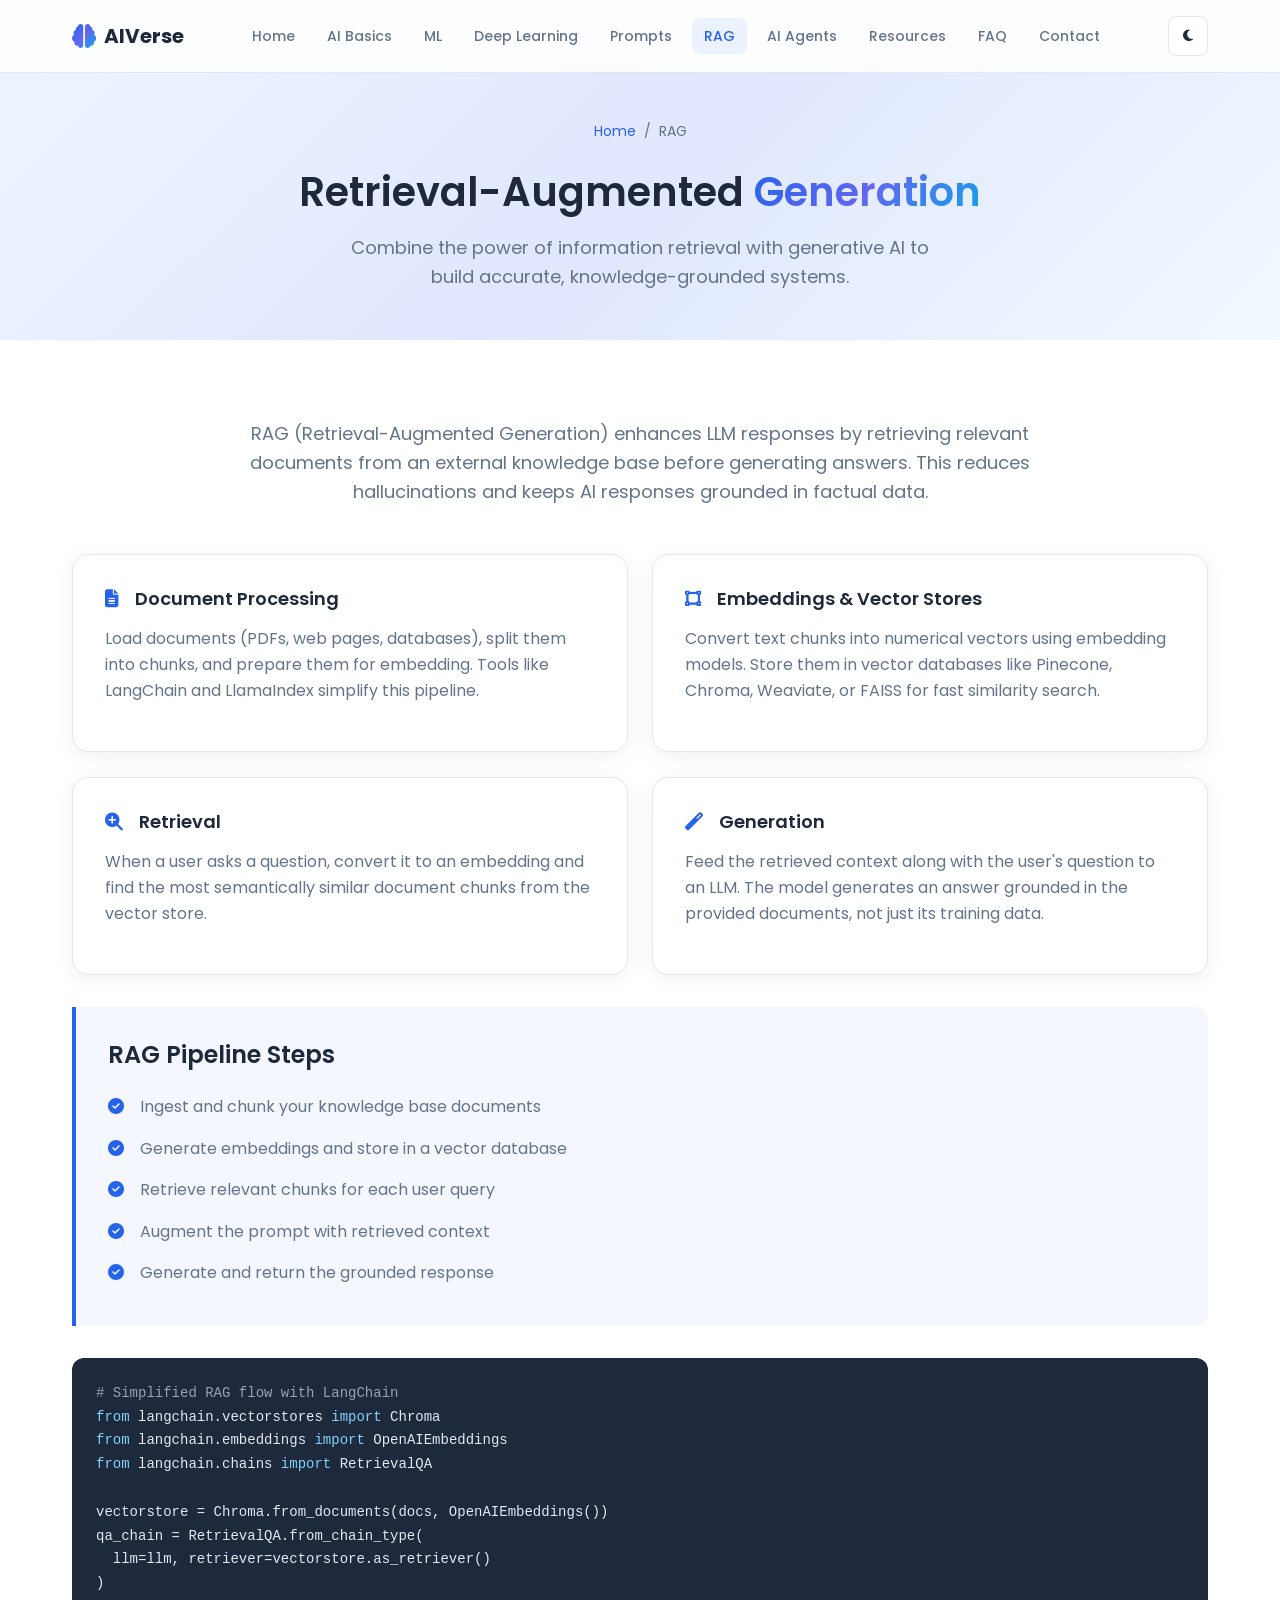
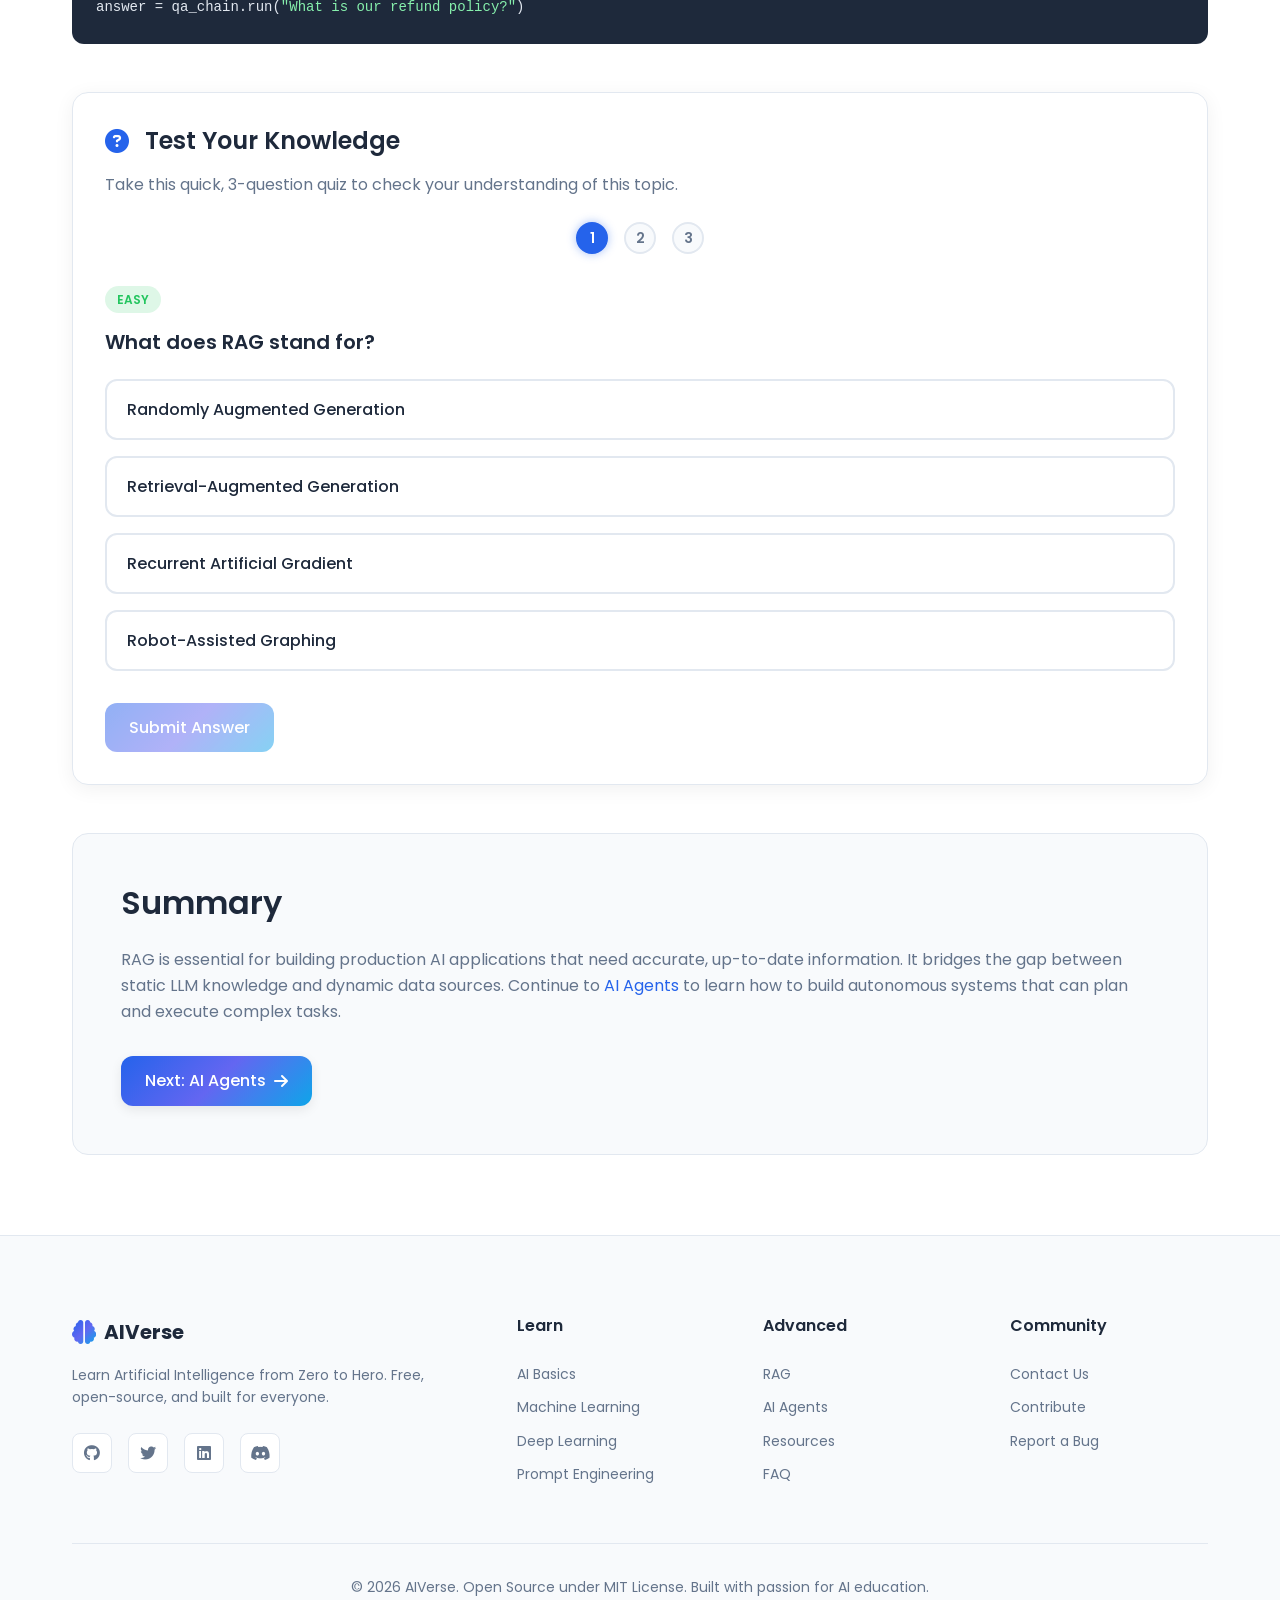
<file: rag.html>
<!DOCTYPE html>
<html lang="en">

<head>
  <meta charset="UTF-8">
  <meta name="viewport" content="width=device-width, initial-scale=1.0">
  <meta name="description"
    content="Learn RAG - Retrieval-Augmented Generation for building grounded AI systems with external knowledge on AIVerse.">
  <title>RAG - AIVerse</title>
  <link rel="preconnect" href="https://fonts.googleapis.com">
  <link rel="preconnect" href="https://fonts.gstatic.com" crossorigin>
  <link href="https://fonts.googleapis.com/css2?family=Poppins:wght@300;400;500;600;700&display=swap" rel="stylesheet">
  <link rel="stylesheet" href="https://cdnjs.cloudflare.com/ajax/libs/font-awesome/6.5.1/css/all.min.css">
  <link rel="stylesheet" href="css/style.css">
  <link rel="stylesheet" href="css/responsive.css">
  <link rel="stylesheet" href="css/animations.css">

  <!-- Favicon Icon -->
  <link rel="icon" href="icons\Favicon.png">

</head>

<body>

  <header class="header" role="banner">
    <div class="container">
      <nav class="navbar" role="navigation" aria-label="Main navigation">
        <a href="index.html" class="logo" aria-label="AIVerse Home"><i class="fas fa-brain"
            aria-hidden="true"></i><span>AIVerse</span></a>
        <ul class="nav-menu">
          <li><a href="index.html" class="nav-link">Home</a></li>
          <li><a href="ai-basics.html" class="nav-link">AI Basics</a></li>
          <li><a href="machine-learning.html" class="nav-link">ML</a></li>
          <li><a href="deep-learning.html" class="nav-link">Deep Learning</a></li>
          <li><a href="prompt-engineering.html" class="nav-link">Prompts</a></li>
          <li><a href="rag.html" class="nav-link">RAG</a></li>
          <li><a href="ai-agents.html" class="nav-link">AI Agents</a></li>
          <li><a href="resources.html" class="nav-link">Resources</a></li>
          <li><a href="faq.html" class="nav-link">FAQ</a></li>
          <li><a href="contact.html" class="nav-link">Contact</a></li>
        </ul>
        <div class="nav-actions">
          <button type="button" class="theme-toggle" aria-label="Toggle dark mode"><i class="fas fa-moon"
              aria-hidden="true"></i></button>
          <button type="button" class="nav-toggle"
            aria-label="Toggle navigation menu"><span></span><span></span><span></span></button>
        </div>
      </nav>
    </div>
  </header>

  <main>
    <section class="page-hero">
      <div class="container">
        <nav class="breadcrumb" aria-label="Breadcrumb"><a href="index.html">Home</a> <span>/</span> <span>RAG</span>
        </nav>
        <h1>Retrieval-Augmented <span class="text-gradient">Generation</span></h1>
        <p>Combine the power of information retrieval with generative AI to build accurate, knowledge-grounded systems.
        </p>
      </div>
    </section>

    <section class="section">
      <div class="container">
        <div class="intro-text reveal">
          <p>RAG (Retrieval-Augmented Generation) enhances LLM responses by retrieving relevant documents from an
            external knowledge base before generating answers. This reduces hallucinations and keeps AI responses
            grounded in factual data.</p>
        </div>

        <div class="content-grid reveal-stagger">
          <article class="content-card">
            <h3><i class="fas fa-file-alt" aria-hidden="true"></i> Document Processing</h3>
            <p>Load documents (PDFs, web pages, databases), split them into chunks, and prepare them for embedding.
              Tools like LangChain and LlamaIndex simplify this pipeline.</p>
          </article>

          <article class="content-card">
            <h3><i class="fas fa-vector-square" aria-hidden="true"></i> Embeddings &amp; Vector Stores</h3>
            <p>Convert text chunks into numerical vectors using embedding models. Store them in vector databases like
              Pinecone, Chroma, Weaviate, or FAISS for fast similarity search.</p>
          </article>

          <article class="content-card">
            <h3><i class="fas fa-search-plus" aria-hidden="true"></i> Retrieval</h3>
            <p>When a user asks a question, convert it to an embedding and find the most semantically similar document
              chunks from the vector store.</p>
          </article>

          <article class="content-card">
            <h3><i class="fas fa-magic" aria-hidden="true"></i> Generation</h3>
            <p>Feed the retrieved context along with the user's question to an LLM. The model generates an answer
              grounded in the provided documents, not just its training data.</p>
          </article>
        </div>

        <div class="key-points reveal">
          <h3>RAG Pipeline Steps</h3>
          <ul>
            <li><i class="fas fa-check-circle" aria-hidden="true"></i> Ingest and chunk your knowledge base documents
            </li>
            <li><i class="fas fa-check-circle" aria-hidden="true"></i> Generate embeddings and store in a vector
              database</li>
            <li><i class="fas fa-check-circle" aria-hidden="true"></i> Retrieve relevant chunks for each user query</li>
            <li><i class="fas fa-check-circle" aria-hidden="true"></i> Augment the prompt with retrieved context</li>
            <li><i class="fas fa-check-circle" aria-hidden="true"></i> Generate and return the grounded response</li>
          </ul>
        </div>

        <div class="code-example reveal">
          <span class="comment"># Simplified RAG flow with LangChain</span><br>
          <span class="keyword">from</span> langchain.vectorstores <span class="keyword">import</span> Chroma<br>
          <span class="keyword">from</span> langchain.embeddings <span class="keyword">import</span>
          OpenAIEmbeddings<br>
          <span class="keyword">from</span> langchain.chains <span class="keyword">import</span> RetrievalQA<br><br>
          vectorstore = Chroma.from_documents(docs, OpenAIEmbeddings())<br>
          qa_chain = RetrievalQA.from_chain_type(<br>
          &nbsp;&nbsp;llm=llm, retriever=vectorstore.as_retriever()<br>
          )<br>
          answer = qa_chain.run(<span class="string">"What is our refund policy?"</span>)
        </div>

        <!-- Inline Mini-Quiz -->
        <div class="quiz-container content-card reveal" id="mini-quiz">
          <div class="quiz-header">
            <h3><i class="fas fa-question-circle" aria-hidden="true"></i> Test Your Knowledge</h3>
            <p>Take this quick, 3-question quiz to check your understanding of this topic.</p>
          </div>

          <div class="quiz-progress" aria-hidden="true">
            <span class="step active" data-step="1">1</span>
            <span class="step" data-step="2">2</span>
            <span class="step" data-step="3">3</span>
          </div>

          <div class="quiz-question-wrapper">
            <!-- Question 1 -->
            <div class="quiz-question active" data-question="1">
              <span class="quiz-difficulty easy">Easy</span>
              <h4 class="question-text">What does RAG stand for?</h4>
              <div class="quiz-options">
                <button type="button" class="quiz-option" data-correct="false"
                  data-feedback="Incorrect. The 'A' stands for Augmented, and the 'R' stands for Retrieval.">Randomly
                  Augmented Generation</button>
                <button type="button" class="quiz-option" data-correct="true"
                  data-feedback="Correct! Retrieval-Augmented Generation retrieves facts from an external knowledge base to ground the LLM generation.">Retrieval-Augmented
                  Generation</button>
                <button type="button" class="quiz-option" data-correct="false"
                  data-feedback="Incorrect. RAG involves retrieving text chunks, not artificial gradients or recurrent models.">Recurrent
                  Artificial Gradient</button>
                <button type="button" class="quiz-option" data-correct="false"
                  data-feedback="Incorrect. RAG is about generating text answers, not drawing graphs or charts.">Robot-Assisted
                  Graphing</button>
              </div>
            </div>

            <!-- Question 2 -->
            <div class="quiz-question" data-question="2">
              <span class="quiz-difficulty medium">Medium</span>
              <h4 class="question-text">Where are text chunk embeddings stored to enable fast semantic similarity
                search?</h4>
              <div class="quiz-options">
                <button type="button" class="quiz-option" data-correct="false"
                  data-feedback="Incorrect. Relational SQL databases are optimized for tables and structured queries, not high-dimensional vector similarity.">Traditional
                  SQL databases</button>
                <button type="button" class="quiz-option" data-correct="true"
                  data-feedback="Correct! Vector databases (like Pinecone, Chroma, FAISS) index and store text embeddings for rapid cosine/Euclidean distance search.">Vector
                  databases</button>
                <button type="button" class="quiz-option" data-correct="false"
                  data-feedback="Incorrect. Plain text files do not provide fast indexes or search utilities for mathematical vector calculations.">Locally
                  in plain text files</button>
                <button type="button" class="quiz-option" data-correct="false"
                  data-feedback="Incorrect. While cache can be stored in RAM, the primary persistent indexing mechanism is a vector database.">RAM
                  cash memory</button>
              </div>
            </div>

            <!-- Question 3 -->
            <div class="quiz-question" data-question="3">
              <span class="quiz-difficulty hard">Hard</span>
              <h4 class="question-text">In document processing for RAG, what is the purpose of splitting documents into
                smaller "chunks"?</h4>
              <div class="quiz-options">
                <button type="button" class="quiz-option" data-correct="false"
                  data-feedback="Incorrect. Splitting documents is done for model input optimization, not operating system limits.">To
                  fit the strict file upload size of the operating system</button>
                <button type="button" class="quiz-option" data-correct="true"
                  data-feedback="Correct! Large documents exceed the context limit or dilute relevance; chunking ensures only the most relevant snippets are passed.">To
                  ensure the retrieved context fits within the LLM's context window and remains highly relevant</button>
                <button type="button" class="quiz-option" data-correct="false"
                  data-feedback="Incorrect. Chunking is done for search optimization, not security or encryption.">To
                  encrypt the files for secure transmission</button>
                <button type="button" class="quiz-option" data-correct="false"
                  data-feedback="Incorrect. The chunks remain as text or embeddings, not image files.">To convert text
                  into image files</button>
              </div>
            </div>
          </div>

          <div class="quiz-feedback-box hidden">
            <p class="feedback-text"></p>
          </div>

          <div class="quiz-actions">
            <button type="button" class="btn btn-primary" id="quiz-submit-btn" disabled>Submit Answer</button>
            <button type="button" class="btn btn-secondary hidden" id="quiz-next-btn">Next Question <i
                class="fas fa-arrow-right"></i></button>
            <button type="button" class="btn btn-primary hidden" id="quiz-retry-btn">Try Again <i
                class="fas fa-undo"></i></button>
          </div>

          <div class="quiz-results hidden">
            <p class="results-score"><span class="score-num">0</span> / 3</p>
            <p class="results-message"></p>
          </div>
        </div>

        <div class="summary-box reveal">
          <h2>Summary</h2>
          <p>RAG is essential for building production AI applications that need accurate, up-to-date information. It
            bridges the gap between static LLM knowledge and dynamic data sources. Continue to <a
              href="ai-agents.html">AI Agents</a> to learn how to build autonomous systems that can plan and execute
            complex tasks.</p>
          <a href="ai-agents.html" class="btn btn-primary" style="margin-top: 1rem;">Next: AI Agents <i
              class="fas fa-arrow-right" aria-hidden="true"></i></a>
        </div>
      </div>
    </section>
  </main>

  <footer class="footer" role="contentinfo">
    <div class="container">
      <div class="footer-grid">
        <div class="footer-brand">
          <a href="index.html" class="logo">
            <i class="fas fa-brain" aria-hidden="true"></i>
            <span>AIVerse</span>
          </a>
          <p>Learn Artificial Intelligence from Zero to Hero. Free, open-source, and built for everyone.</p>
          <div class="social-links">
            <a href="https://github.com" target="_blank" rel="noopener noreferrer" aria-label="GitHub"><i
                class="fab fa-github"></i></a>
            <a href="https://twitter.com" target="_blank" rel="noopener noreferrer" aria-label="Twitter"><i
                class="fab fa-twitter"></i></a>
            <a href="https://linkedin.com" target="_blank" rel="noopener noreferrer" aria-label="LinkedIn"><i
                class="fab fa-linkedin"></i></a>
            <a href="https://discord.com" target="_blank" rel="noopener noreferrer" aria-label="Discord"><i
                class="fab fa-discord"></i></a>
          </div>
        </div>

        <div class="footer-links">
          <h4>Learn</h4>
          <ul>
            <li><a href="ai-basics.html">AI Basics</a></li>
            <li><a href="machine-learning.html">Machine Learning</a></li>
            <li><a href="deep-learning.html">Deep Learning</a></li>
            <li><a href="prompt-engineering.html">Prompt Engineering</a></li>
          </ul>
        </div>

        <div class="footer-links">
          <h4>Advanced</h4>
          <ul>
            <li><a href="rag.html">RAG</a></li>
            <li><a href="ai-agents.html">AI Agents</a></li>
            <li><a href="resources.html">Resources</a></li>
            <li><a href="faq.html">FAQ</a></li>
          </ul>
        </div>

        <div class="footer-links">
          <h4>Community</h4>
          <ul>
            <li><a href="contact.html">Contact Us</a></li>
            <li><a href="https://github.com" target="_blank" rel="noopener noreferrer">Contribute</a></li>
            <li><a href="https://github.com" target="_blank" rel="noopener noreferrer">Report a Bug</a></li>
          </ul>
        </div>
      </div>

      <div class="footer-bottom">
        <p>&copy; 2026 AIVerse. Open Source under MIT License. Built with passion for AI education.</p>
      </div>
    </div>
  </footer>

  <button type="button" class="back-to-top" aria-label="Back to top"><i class="fas fa-arrow-up"
      aria-hidden="true"></i></button>
  <script src="js/darkmode.js"></script>
  <script src="js/script.js"></script>
  <script src="js/quiz.js"></script>
</body>

</html>
</file>
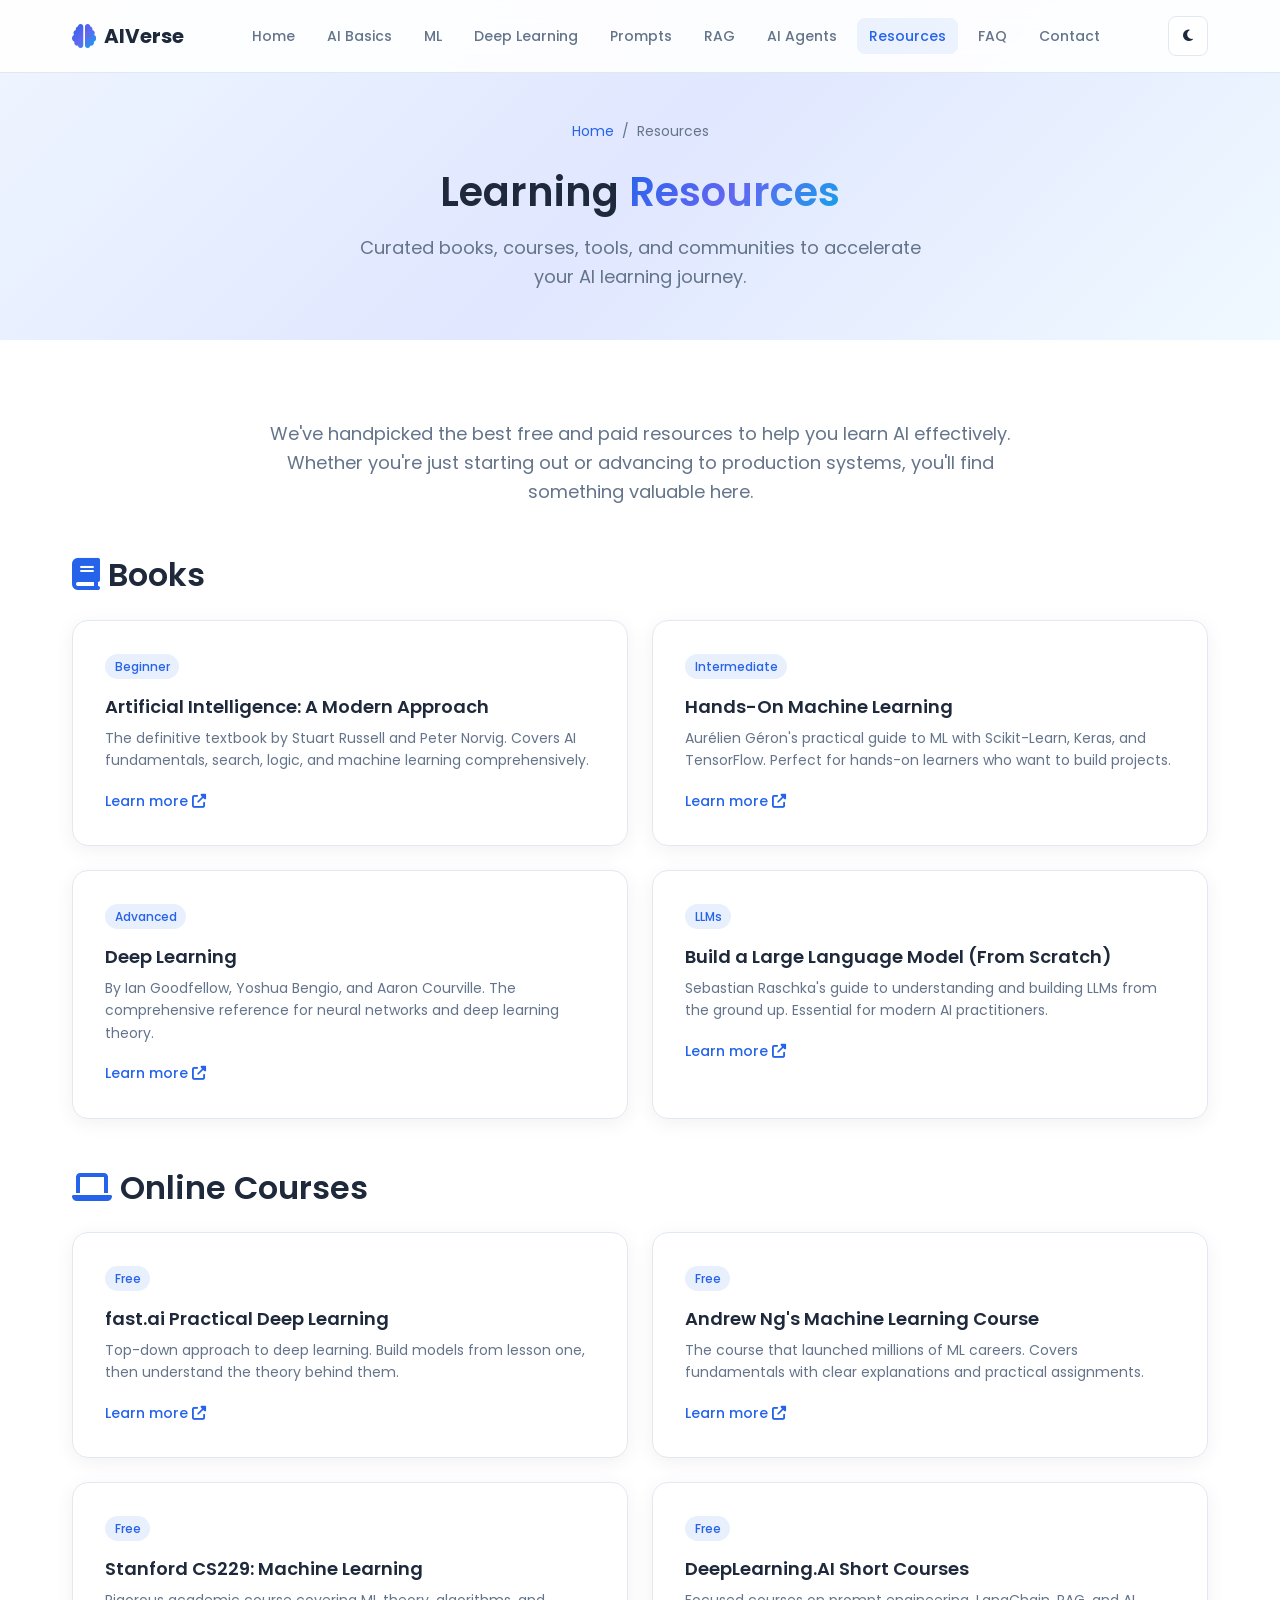
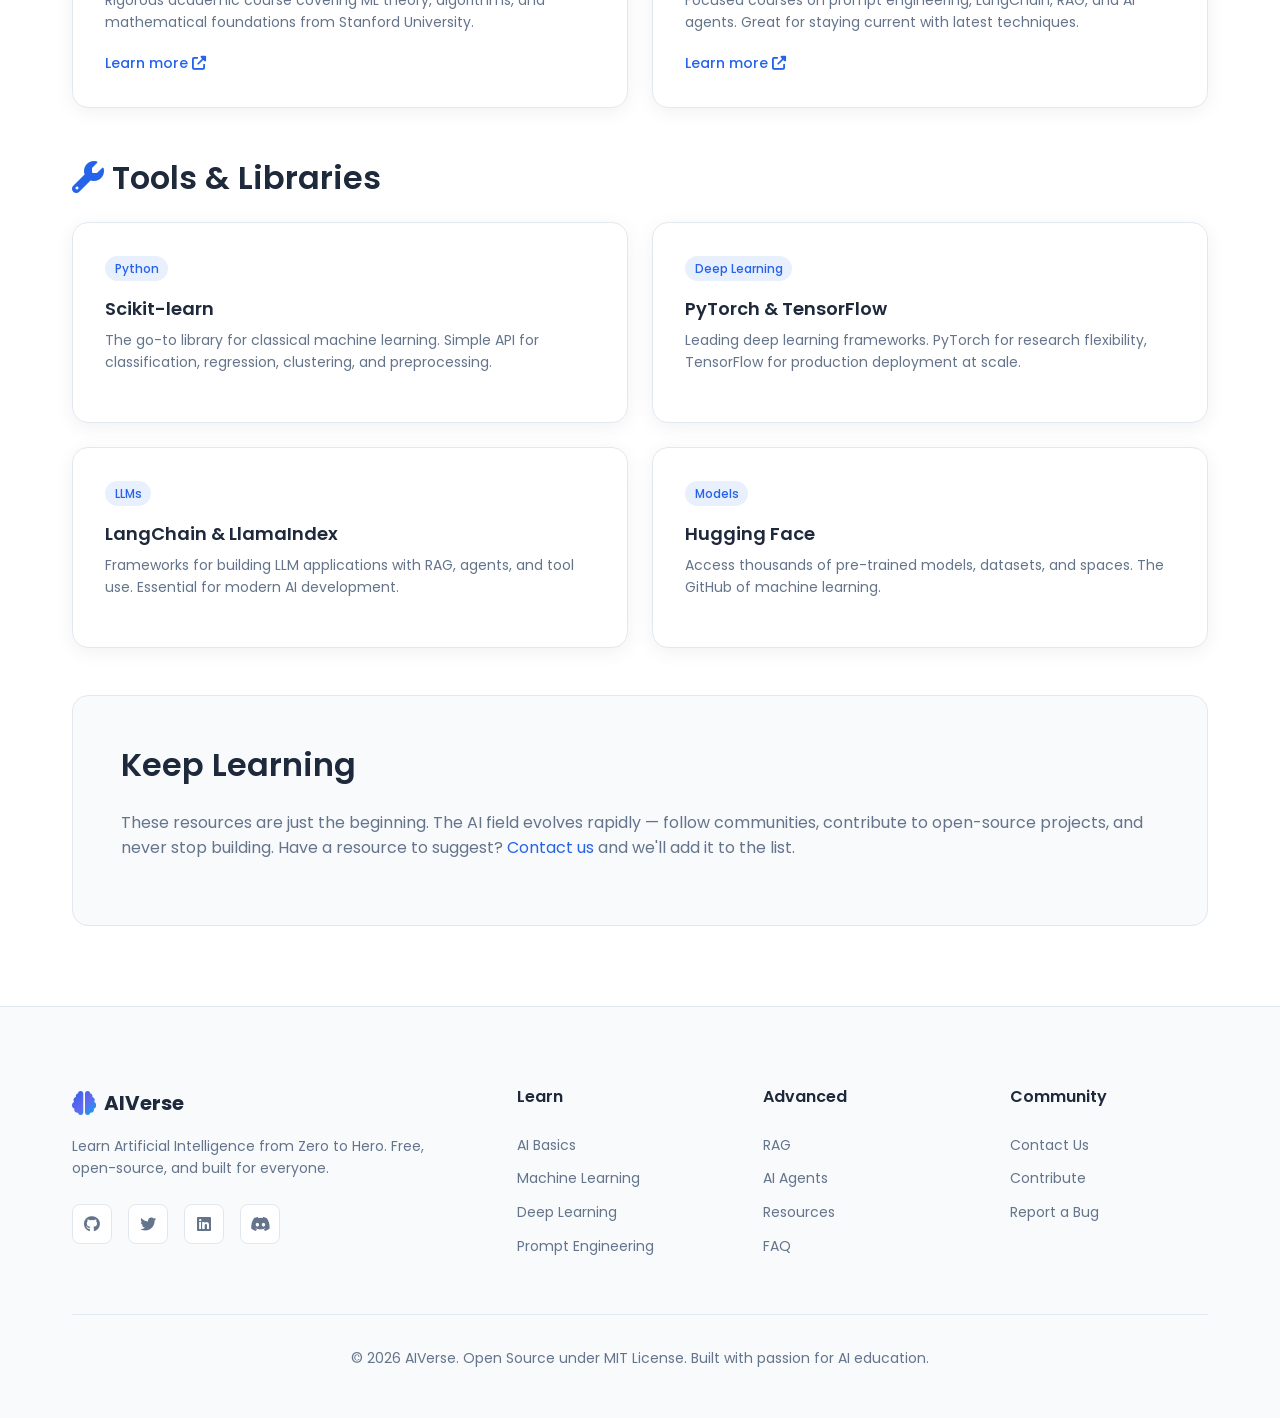
<file: resources.html>
<!DOCTYPE html>
<html lang="en">
<head>
  <meta charset="UTF-8">
  <meta name="viewport" content="width=device-width, initial-scale=1.0">
  <meta name="description" content="Curated AI learning resources - books, courses, tools, datasets, and communities on AIVerse.">
  <title>Resources - AIVerse</title>
  <link rel="preconnect" href="https://fonts.googleapis.com">
  <link rel="preconnect" href="https://fonts.gstatic.com" crossorigin>
  <link href="https://fonts.googleapis.com/css2?family=Poppins:wght@300;400;500;600;700&display=swap" rel="stylesheet">
  <link rel="stylesheet" href="https://cdnjs.cloudflare.com/ajax/libs/font-awesome/6.5.1/css/all.min.css">
  <link rel="stylesheet" href="css/style.css">
  <link rel="stylesheet" href="css/responsive.css">
  <link rel="stylesheet" href="css/animations.css">

  <!-- Favicon Icon -->
   <link rel="icon" href="icons\Favicon.png">

</head>
<body>

  <header class="header" role="banner">
    <div class="container">
      <nav class="navbar" role="navigation" aria-label="Main navigation">
        <a href="index.html" class="logo" aria-label="AIVerse Home"><i class="fas fa-brain" aria-hidden="true"></i><span>AIVerse</span></a>
        <ul class="nav-menu">
          <li><a href="index.html" class="nav-link">Home</a></li>
          <li><a href="ai-basics.html" class="nav-link">AI Basics</a></li>
          <li><a href="machine-learning.html" class="nav-link">ML</a></li>
          <li><a href="deep-learning.html" class="nav-link">Deep Learning</a></li>
          <li><a href="prompt-engineering.html" class="nav-link">Prompts</a></li>
          <li><a href="rag.html" class="nav-link">RAG</a></li>
          <li><a href="ai-agents.html" class="nav-link">AI Agents</a></li>
          <li><a href="resources.html" class="nav-link">Resources</a></li>
          <li><a href="faq.html" class="nav-link">FAQ</a></li>
          <li><a href="contact.html" class="nav-link">Contact</a></li>
        </ul>
        <div class="nav-actions">
          <button type="button" class="theme-toggle" aria-label="Toggle dark mode"><i class="fas fa-moon" aria-hidden="true"></i></button>
          <button type="button" class="nav-toggle" aria-label="Toggle navigation menu"><span></span><span></span><span></span></button>
        </div>
      </nav>
    </div>
  </header>

  <main>
    <section class="page-hero">
      <div class="container">
        <nav class="breadcrumb" aria-label="Breadcrumb"><a href="index.html">Home</a> <span>/</span> <span>Resources</span></nav>
        <h1>Learning <span class="text-gradient">Resources</span></h1>
        <p>Curated books, courses, tools, and communities to accelerate your AI learning journey.</p>
      </div>
    </section>

    <section class="section">
      <div class="container">
        <div class="intro-text reveal">
          <p>We've handpicked the best free and paid resources to help you learn AI effectively. Whether you're just starting out or advancing to production systems, you'll find something valuable here.</p>
        </div>

        <h2 class="reveal" style="margin-bottom: 1.5rem;"><i class="fas fa-book" style="color: var(--color-primary);"></i> Books</h2>
        <div class="content-grid reveal-stagger" style="margin-bottom: 3rem;">
          <article class="resource-card">
            <span class="resource-tag">Beginner</span>
            <h3>Artificial Intelligence: A Modern Approach</h3>
            <p>The definitive textbook by Stuart Russell and Peter Norvig. Covers AI fundamentals, search, logic, and machine learning comprehensively.</p>
            <a href="#">Learn more <i class="fas fa-external-link-alt" aria-hidden="true"></i></a>
          </article>
          <article class="resource-card">
            <span class="resource-tag">Intermediate</span>
            <h3>Hands-On Machine Learning</h3>
            <p>Aurélien Géron's practical guide to ML with Scikit-Learn, Keras, and TensorFlow. Perfect for hands-on learners who want to build projects.</p>
            <a href="#">Learn more <i class="fas fa-external-link-alt" aria-hidden="true"></i></a>
          </article>
          <article class="resource-card">
            <span class="resource-tag">Advanced</span>
            <h3>Deep Learning</h3>
            <p>By Ian Goodfellow, Yoshua Bengio, and Aaron Courville. The comprehensive reference for neural networks and deep learning theory.</p>
            <a href="#">Learn more <i class="fas fa-external-link-alt" aria-hidden="true"></i></a>
          </article>
          <article class="resource-card">
            <span class="resource-tag">LLMs</span>
            <h3>Build a Large Language Model (From Scratch)</h3>
            <p>Sebastian Raschka's guide to understanding and building LLMs from the ground up. Essential for modern AI practitioners.</p>
            <a href="#">Learn more <i class="fas fa-external-link-alt" aria-hidden="true"></i></a>
          </article>
        </div>

        <h2 class="reveal" style="margin-bottom: 1.5rem;"><i class="fas fa-laptop" style="color: var(--color-primary);"></i> Online Courses</h2>
        <div class="content-grid reveal-stagger" style="margin-bottom: 3rem;">
          <article class="resource-card">
            <span class="resource-tag">Free</span>
            <h3>fast.ai Practical Deep Learning</h3>
            <p>Top-down approach to deep learning. Build models from lesson one, then understand the theory behind them.</p>
            <a href="#">Learn more <i class="fas fa-external-link-alt" aria-hidden="true"></i></a>
          </article>
          <article class="resource-card">
            <span class="resource-tag">Free</span>
            <h3>Andrew Ng's Machine Learning Course</h3>
            <p>The course that launched millions of ML careers. Covers fundamentals with clear explanations and practical assignments.</p>
            <a href="#">Learn more <i class="fas fa-external-link-alt" aria-hidden="true"></i></a>
          </article>
          <article class="resource-card">
            <span class="resource-tag">Free</span>
            <h3>Stanford CS229: Machine Learning</h3>
            <p>Rigorous academic course covering ML theory, algorithms, and mathematical foundations from Stanford University.</p>
            <a href="#">Learn more <i class="fas fa-external-link-alt" aria-hidden="true"></i></a>
          </article>
          <article class="resource-card">
            <span class="resource-tag">Free</span>
            <h3>DeepLearning.AI Short Courses</h3>
            <p>Focused courses on prompt engineering, LangChain, RAG, and AI agents. Great for staying current with latest techniques.</p>
            <a href="#">Learn more <i class="fas fa-external-link-alt" aria-hidden="true"></i></a>
          </article>
        </div>

        <h2 class="reveal" style="margin-bottom: 1.5rem;"><i class="fas fa-wrench" style="color: var(--color-primary);"></i> Tools &amp; Libraries</h2>
        <div class="content-grid reveal-stagger" style="margin-bottom: 3rem;">
          <article class="resource-card">
            <span class="resource-tag">Python</span>
            <h3>Scikit-learn</h3>
            <p>The go-to library for classical machine learning. Simple API for classification, regression, clustering, and preprocessing.</p>
          </article>
          <article class="resource-card">
            <span class="resource-tag">Deep Learning</span>
            <h3>PyTorch &amp; TensorFlow</h3>
            <p>Leading deep learning frameworks. PyTorch for research flexibility, TensorFlow for production deployment at scale.</p>
          </article>
          <article class="resource-card">
            <span class="resource-tag">LLMs</span>
            <h3>LangChain &amp; LlamaIndex</h3>
            <p>Frameworks for building LLM applications with RAG, agents, and tool use. Essential for modern AI development.</p>
          </article>
          <article class="resource-card">
            <span class="resource-tag">Models</span>
            <h3>Hugging Face</h3>
            <p>Access thousands of pre-trained models, datasets, and spaces. The GitHub of machine learning.</p>
          </article>
        </div>

        <div class="summary-box reveal">
          <h2>Keep Learning</h2>
          <p>These resources are just the beginning. The AI field evolves rapidly — follow communities, contribute to open-source projects, and never stop building. Have a resource to suggest? <a href="contact.html">Contact us</a> and we'll add it to the list.</p>
        </div>
      </div>
    </section>
  </main>

  <footer class="footer" role="contentinfo">
    <div class="container">
      <div class="footer-grid">
        <div class="footer-brand">
          <a href="index.html" class="logo">
            <i class="fas fa-brain" aria-hidden="true"></i>
            <span>AIVerse</span>
          </a>
          <p>Learn Artificial Intelligence from Zero to Hero. Free, open-source, and built for everyone.</p>
          <div class="social-links">
            <a href="https://github.com" target="_blank" rel="noopener noreferrer" aria-label="GitHub"><i class="fab fa-github"></i></a>
            <a href="https://twitter.com" target="_blank" rel="noopener noreferrer" aria-label="Twitter"><i class="fab fa-twitter"></i></a>
            <a href="https://linkedin.com" target="_blank" rel="noopener noreferrer" aria-label="LinkedIn"><i class="fab fa-linkedin"></i></a>
            <a href="https://discord.com" target="_blank" rel="noopener noreferrer" aria-label="Discord"><i class="fab fa-discord"></i></a>
          </div>
        </div>

        <div class="footer-links">
          <h4>Learn</h4>
          <ul>
            <li><a href="ai-basics.html">AI Basics</a></li>
            <li><a href="machine-learning.html">Machine Learning</a></li>
            <li><a href="deep-learning.html">Deep Learning</a></li>
            <li><a href="prompt-engineering.html">Prompt Engineering</a></li>
          </ul>
        </div>

        <div class="footer-links">
          <h4>Advanced</h4>
          <ul>
            <li><a href="rag.html">RAG</a></li>
            <li><a href="ai-agents.html">AI Agents</a></li>
            <li><a href="resources.html">Resources</a></li>
            <li><a href="faq.html">FAQ</a></li>
          </ul>
        </div>

        <div class="footer-links">
          <h4>Community</h4>
          <ul>
            <li><a href="contact.html">Contact Us</a></li>
            <li><a href="https://github.com" target="_blank" rel="noopener noreferrer">Contribute</a></li>
            <li><a href="https://github.com" target="_blank" rel="noopener noreferrer">Report a Bug</a></li>
          </ul>
        </div>
      </div>

      <div class="footer-bottom">
        <p>&copy; 2026 AIVerse. Open Source under MIT License. Built with passion for AI education.</p>
      </div>
    </div>
  </footer>

  <button type="button" class="back-to-top" aria-label="Back to top"><i class="fas fa-arrow-up" aria-hidden="true"></i></button>
  <script src="js/darkmode.js"></script>
  <script src="js/script.js"></script>
</body>
</html>
</file>
<file: css/style.css>
/* ============================================
   AIVerse - Main Stylesheet
   Modern educational website for AI learning
   ============================================ */

/* --- CSS Variables (Light Theme) --- */
:root {
  /* Primary colors - blue gradient accents */
  --color-primary: #2563eb;
  --color-primary-dark: #1d4ed8;
  --color-primary-light: #3b82f6;
  --color-secondary: #6366f1;
  --color-accent: #0ea5e9;

  /* Gradient */
  --gradient-primary: linear-gradient(135deg, #2563eb 0%, #6366f1 50%, #0ea5e9 100%);
  --gradient-hero: linear-gradient(135deg, #eff6ff 0%, #e0e7ff 50%, #f0f9ff 100%);

  /* Neutral colors */
  --color-bg: #ffffff;
  --color-bg-alt: #f8fafc;
  --color-bg-card: #ffffff;
  --color-text: #1e293b;
  --color-text-muted: #64748b;
  --color-text-light: #94a3b8;
  --color-border: #e2e8f0;

  /* Shadows */
  --shadow-sm: 0 1px 3px rgba(0, 0, 0, 0.08);
  --shadow-md: 0 4px 12px rgba(0, 0, 0, 0.08);
  --shadow-lg: 0 10px 30px rgba(37, 99, 235, 0.12);
  --shadow-card: 0 4px 20px rgba(0, 0, 0, 0.06);

  /* Spacing */
  --spacing-xs: 0.5rem;
  --spacing-sm: 1rem;
  --spacing-md: 1.5rem;
  --spacing-lg: 2rem;
  --spacing-xl: 3rem;
  --spacing-2xl: 5rem;

  /* Border radius - intentionally slightly inconsistent in places for OSS issues */
  --radius-sm: 8px;
  --radius-md: 12px;
  --radius-lg: 16px;
  --radius-xl: 24px;
  --radius-full: 9999px;

  /* Typography */
  --font-family: 'Poppins', sans-serif;
  --font-size-xs: 0.75rem;
  --font-size-sm: 0.875rem;
  --font-size-base: 1rem;
  --font-size-lg: 1.125rem;
  --font-size-xl: 1.25rem;
  --font-size-2xl: 1.5rem;
  --font-size-3xl: 2rem;
  --font-size-4xl: 2.5rem;
  --font-size-5xl: 3.5rem;

  /* Transitions */
  --transition-fast: 0.2s ease;
  --transition-base: 0.3s ease;
  --transition-slow: 0.5s ease;

  /* Layout */
  --container-max: 1200px;
  --header-height: 72px;
}

/* --- Dark Theme Variables --- */
[data-theme="dark"] {
  --color-bg: #0f172a;
  --color-bg-alt: #1e293b;
  --color-bg-card: #1e293b;
  --color-text: #f1f5f9;
  --color-text-muted: #94a3b8;
  --color-text-light: #64748b;
  --color-border: #334155;
  --gradient-hero: linear-gradient(135deg, #0f172a 0%, #1e293b 50%, #0f172a 100%);
  --shadow-sm: 0 1px 3px rgba(0, 0, 0, 0.3);
  --shadow-md: 0 4px 12px rgba(0, 0, 0, 0.3);
  --shadow-lg: 0 10px 30px rgba(0, 0, 0, 0.4);
  --shadow-card: 0 4px 20px rgba(0, 0, 0, 0.25);
}

/* --- Reset & Base --- */
*,
*::before,
*::after {
  box-sizing: border-box;
  margin: 0;
  padding: 0;
}

html {
  scroll-behavior: smooth;
  font-size: 16px;
}

body {
  font-family: var(--font-family);
  font-size: var(--font-size-base);
  line-height: 1.6;
  color: var(--color-text);
  background-color: var(--color-bg);
  overflow-x: hidden;
  transition: background-color var(--transition-base), color var(--transition-base);
}

img {
  max-width: 100%;
  height: auto;
  display: block;
}

a {
  color: var(--color-primary);
  text-decoration: none;
  transition: color var(--transition-fast);
}

a:hover {
  color: var(--color-primary-dark);
}

ul {
  list-style: none;
}

/* --- Typography --- */
h1,
h2,
h3,
h4,
h5,
h6 {
  font-weight: 600;
  line-height: 1.3;
  color: var(--color-text);
}

h1 {
  font-size: var(--font-size-4xl);
}

h2 {
  font-size: var(--font-size-3xl);
}

h3 {
  font-size: var(--font-size-2xl);
}

h4 {
  font-size: var(--font-size-xl);
}

p {
  color: var(--color-text-muted);
  margin-bottom: var(--spacing-sm);
}

/* --- Utility Classes --- */
.container {
  width: 100%;
  max-width: var(--container-max);
  margin: 0 auto;
  padding: 0 var(--spacing-md);
}

.section {
  padding: var(--spacing-2xl) 0;
}

.section-alt {
  background-color: var(--color-bg-alt);
}

.section-header {
  text-align: center;
  max-width: 700px;
  margin: 0 auto var(--spacing-xl);
}

.section-header h2 {
  margin-bottom: var(--spacing-sm);
}

.section-header p {
  font-size: var(--font-size-lg);
}

.text-gradient {
  background: var(--gradient-primary);
  -webkit-background-clip: text;
  -webkit-text-fill-color: transparent;
  background-clip: text;
}

/* --- Buttons --- */
.btn {
  display: inline-flex;
  align-items: center;
  justify-content: center;
  gap: var(--spacing-xs);
  padding: 0.75rem 1.5rem;
  font-family: var(--font-family);
  font-size: var(--font-size-base);
  font-weight: 500;
  border: none;
  border-radius: var(--radius-md);
  cursor: pointer;
  transition: all var(--transition-base);
  text-decoration: none;
}

.btn-primary {
  background: var(--gradient-primary);
  color: #ffffff;
  box-shadow: var(--shadow-md);
}

.btn-primary:hover {
  transform: translateY(-2px);
  box-shadow: var(--shadow-lg);
  color: #ffffff;
}

.btn-secondary {
  background: transparent;
  color: var(--color-primary);
  border: 2px solid var(--color-primary);
}

.btn-secondary:hover {
  background: var(--color-primary);
  color: #ffffff;
  transform: translateY(-2px);
}

/* Secondary CTA on home - slightly different padding (OSS issue) */
.btn-secondary-hero {
  padding: 0.7rem 1.4rem;
  border-radius: 10px;
}

.btn-sm {
  padding: 0.5rem 1rem;
  font-size: var(--font-size-sm);
}

.btn-lg {
  padding: 1rem 2rem;
  font-size: var(--font-size-lg);
}

/* --- Header & Navigation --- */
.header {
  position: fixed;
  top: 0;
  left: 0;
  right: 0;
  z-index: 1000;
  background: rgba(255, 255, 255, 0.9);
  backdrop-filter: blur(12px);
  -webkit-backdrop-filter: blur(12px);
  border-bottom: 1px solid var(--color-border);
  transition: background var(--transition-base), box-shadow var(--transition-base);
}

[data-theme="dark"] .header {
  background: rgba(15, 23, 42, 0.9);
}

.header.scrolled {
  box-shadow: var(--shadow-md);
}

.navbar {
  display: flex;
  align-items: center;
  justify-content: space-between;
  height: var(--header-height);
}

.logo {
  display: flex;
  align-items: center;
  gap: var(--spacing-xs);
  font-size: var(--font-size-xl);
  font-weight: 700;
  color: var(--color-text);
  text-decoration: none;
}

.logo i {
  font-size: 1.5rem;
  background: var(--gradient-primary);
  -webkit-background-clip: text;
  -webkit-text-fill-color: transparent;
  background-clip: text;
}

.nav-menu {
  display: flex;
  align-items: center;
  gap: var(--spacing-xs);
}

.nav-link {
  padding: 0.5rem 0.75rem;
  font-size: var(--font-size-sm);
  font-weight: 500;
  color: var(--color-text-muted);
  border-radius: var(--radius-sm);
  transition: all var(--transition-fast);
}

.nav-link:hover,
.nav-link.active {
  color: var(--color-primary);
  background: rgba(37, 99, 235, 0.08);
}

.nav-actions {
  display: flex;
  align-items: center;
  gap: var(--spacing-sm);
}

/* Dark mode toggle button */
.theme-toggle {
  display: flex;
  align-items: center;
  justify-content: center;
  width: 40px;
  height: 40px;
  border: 1px solid var(--color-border);
  border-radius: var(--radius-sm);
  background: var(--color-bg);
  color: var(--color-text);
  cursor: pointer;
  transition: all var(--transition-fast);
}

.theme-toggle:hover {
  border-color: var(--color-primary);
  color: var(--color-primary);
}

/* Mobile menu toggle */
.nav-toggle {
  display: none;
  flex-direction: column;
  gap: 5px;
  background: none;
  border: none;
  cursor: pointer;
  padding: 0.5rem;
}

.nav-toggle span {
  display: block;
  width: 24px;
  height: 2px;
  background: var(--color-text);
  border-radius: 2px;
  transition: all var(--transition-base);
}

/* --- Hero Section --- */
.hero {
  padding-top: calc(var(--header-height) + var(--spacing-2xl));
  padding-bottom: var(--spacing-2xl);
  background: var(--gradient-hero);
  min-height: 90vh;
  display: flex;
  align-items: center;
}

.hero-content {
  display: grid;
  grid-template-columns: 1fr;
  gap: var(--spacing-xl);
  align-items: center;
}

.hero-text h1 {
  font-size: var(--font-size-3xl);
  margin-bottom: var(--spacing-md);
  line-height: 1.2;
}

.hero-text p {
  font-size: var(--font-size-lg);
  margin-bottom: var(--spacing-lg);
  max-width: 540px;
}

.hero-buttons {
  display: flex;
  flex-wrap: wrap;
  gap: var(--spacing-sm);
}

.hero-image {
  display: flex;
  justify-content: center;
  align-items: center;
}

.hero-illustration {
  width: 100%;
  max-width: 480px;
}

/* --- Page Hero (inner pages) --- */
.page-hero {
  padding-top: calc(var(--header-height) + var(--spacing-xl));
  padding-bottom: var(--spacing-xl);
  background: var(--gradient-hero);
  text-align: center;
}

.page-hero h1 {
  font-size: var(--font-size-3xl);
  margin-bottom: var(--spacing-sm);
}

.page-hero p {
  font-size: var(--font-size-lg);
  max-width: 600px;
  margin: 0 auto;
}

.breadcrumb {
  display: flex;
  justify-content: center;
  gap: var(--spacing-xs);
  margin-bottom: var(--spacing-md);
  font-size: var(--font-size-sm);
  color: var(--color-text-muted);
}

.breadcrumb a {
  color: var(--color-primary);
}

/* --- Feature Cards --- */
.features-grid {
  display: grid;
  grid-template-columns: 1fr;
  gap: var(--spacing-md);
}

.feature-card {
  background: var(--color-bg-card);
  border: 1px solid var(--color-border);
  border-radius: var(--radius-lg);
  padding: var(--spacing-lg);
  text-align: center;
  transition: all var(--transition-base);
  box-shadow: var(--shadow-card);
}

.feature-card:hover {
  transform: translateY(-4px);
  box-shadow: var(--shadow-lg);
  border-color: var(--color-primary-light);
}

.feature-icon {
  width: 64px;
  height: 64px;
  margin: 0 auto var(--spacing-md);
  display: flex;
  align-items: center;
  justify-content: center;
  background: var(--gradient-primary);
  border-radius: var(--radius-md);
  color: #ffffff;
  font-size: 1.5rem;
}

.feature-card h3 {
  font-size: var(--font-size-lg);
  margin-bottom: var(--spacing-xs);
}

.feature-card p {
  font-size: var(--font-size-sm);
  margin-bottom: 0;
}

/* --- Timeline / Roadmap --- */
.timeline {
  position: relative;
  padding: var(--spacing-md) 0;
}

.timeline::before {
  content: '';
  position: absolute;
  left: 20px;
  top: 0;
  bottom: 0;
  width: 3px;
  background: var(--gradient-primary);
  border-radius: var(--radius-full);
}

.timeline-item {
  position: relative;
  padding-left: 60px;
  margin-bottom: var(--spacing-lg);
}

.timeline-dot {
  position: absolute;
  left: 10px;
  top: 4px;
  width: 22px;
  height: 22px;
  background: var(--color-primary);
  border: 3px solid var(--color-bg);
  border-radius: 50%;
  box-shadow: var(--shadow-md);
}

.timeline-content {
  background: var(--color-bg-card);
  border: 1px solid var(--color-border);
  border-radius: var(--radius-md);
  padding: var(--spacing-md);
  box-shadow: var(--shadow-sm);
  transition: all var(--transition-base);
}

.timeline-content:hover {
  box-shadow: var(--shadow-md);
  border-color: var(--color-primary-light);
}

.timeline-content h3 {
  font-size: var(--font-size-base);
  margin-bottom: var(--spacing-xs);
}

.timeline-content p {
  font-size: var(--font-size-sm);
  margin-bottom: 0;
}

/* --- Topic Cards --- */
.topics-grid {
  display: grid;
  grid-template-columns: 1fr;
  gap: var(--spacing-md);
}

.topic-card {
  background: var(--color-bg-card);
  border: 1px solid var(--color-border);
  border-radius: 14px;
  /* slightly inconsistent with --radius-lg */
  padding: var(--spacing-lg);
  display: flex;
  align-items: flex-start;
  gap: var(--spacing-md);
  transition: all var(--transition-base);
  text-decoration: none;
  color: inherit;
  box-shadow: var(--shadow-card);
}

.topic-card:hover {
  transform: translateY(-3px);
  box-shadow: var(--shadow-lg);
  border-color: var(--color-primary);
}

.topic-icon {
  flex-shrink: 0;
  width: 52px;
  height: 52px;
  display: flex;
  align-items: center;
  justify-content: center;
  background: rgba(37, 99, 235, 0.1);
  border-radius: var(--radius-sm);
  color: var(--color-primary);
  font-size: 1.25rem;
}

.topic-card h3 {
  font-size: var(--font-size-base);
  margin-bottom: 0.25rem;
}

.topic-card p {
  font-size: var(--font-size-sm);
  margin-bottom: 0;
}

/* --- Why Learn Cards --- */
.why-grid {
  display: grid;
  grid-template-columns: 1fr;
  gap: var(--spacing-md);
}

.why-card {
  background: var(--color-bg-card);
  border: 1px solid var(--color-border);
  border-radius: var(--radius-lg);
  padding: var(--spacing-lg);
  text-align: center;
  box-shadow: var(--shadow-card);
  transition: all var(--transition-base);
}

.why-card:hover {
  transform: translateY(-3px);
  box-shadow: var(--shadow-lg);
}

.why-card i {
  font-size: 2rem;
  margin-bottom: var(--spacing-md);
  background: var(--gradient-primary);
  -webkit-background-clip: text;
  -webkit-text-fill-color: transparent;
  background-clip: text;
}

.why-card h3 {
  font-size: var(--font-size-lg);
  margin-bottom: var(--spacing-xs);
}

.why-card p {
  font-size: var(--font-size-sm);
  margin-bottom: 0;
}

/* --- Testimonials --- */
.testimonials-grid {
  display: grid;
  grid-template-columns: 1fr;
  gap: var(--spacing-md);
}

.testimonial-card {
  background: var(--color-bg-card);
  border: 1px solid var(--color-border);
  border-radius: var(--radius-lg);
  padding: var(--spacing-lg);
  box-shadow: var(--shadow-card);
  position: relative;
}

.testimonial-card::before {
  content: '\201C';
  position: absolute;
  top: 10px;
  left: 20px;
  font-size: 3rem;
  color: var(--color-primary-light);
  opacity: 0.3;
  line-height: 1;
}

.testimonial-text {
  font-style: italic;
  margin-bottom: var(--spacing-md);
  padding-top: var(--spacing-md);
  color: var(--color-text-muted);
}

.testimonial-author {
  display: flex;
  align-items: center;
  gap: var(--spacing-sm);
}

.author-avatar {
  width: 48px;
  height: 48px;
  border-radius: 50%;
  background: var(--gradient-primary);
  display: flex;
  align-items: center;
  justify-content: center;
  color: #ffffff;
  font-weight: 600;
  font-size: var(--font-size-sm);
}

.author-info h4 {
  font-size: var(--font-size-sm);
  margin-bottom: 0;
}

.author-info span {
  font-size: var(--font-size-xs);
  color: var(--color-text-light);
}

/* --- Newsletter --- */
.newsletter {
  background: var(--gradient-primary);
  border-radius: var(--radius-xl);
  padding: var(--spacing-xl);
  text-align: center;
  color: #ffffff;
}

.newsletter h2 {
  color: #ffffff;
  margin-bottom: var(--spacing-sm);
}

.newsletter p {
  color: rgba(255, 255, 255, 0.85);
  margin-bottom: var(--spacing-lg);
}

.newsletter-form {
  display: flex;
  flex-direction: column;
  gap: var(--spacing-sm);
  max-width: 480px;
  margin: 0 auto;
}

.newsletter-form input {
  padding: 0.875rem 1.25rem;
  border: none;
  border-radius: var(--radius-md);
  font-family: var(--font-family);
  font-size: var(--font-size-base);
  outline: none;
}

.newsletter-form .btn {
  background: #ffffff;
  color: var(--color-primary);
  font-weight: 600;
}

.newsletter-form .btn:hover {
  background: #f1f5f9;
  color: var(--color-primary-dark);
}

/* --- Content Cards (inner pages) --- */
.content-grid {
  display: grid;
  grid-template-columns: 1fr;
  gap: var(--spacing-md);
}

.content-card {
  background: var(--color-bg-card);
  border: 1px solid var(--color-border);
  border-radius: var(--radius-lg);
  padding: var(--spacing-lg);
  box-shadow: var(--shadow-card);
  transition: all var(--transition-base);
}

.content-card:hover {
  box-shadow: var(--shadow-md);
}

.content-card h3 {
  display: flex;
  align-items: center;
  gap: var(--spacing-sm);
  font-size: var(--font-size-lg);
  margin-bottom: var(--spacing-sm);
}

.content-card h3 i {
  color: var(--color-primary);
}

.content-card ul {
  list-style: disc;
  padding-left: var(--spacing-md);
  margin-top: var(--spacing-sm);
}

.content-card ul li {
  color: var(--color-text-muted);
  font-size: var(--font-size-sm);
  margin-bottom: var(--spacing-xs);
}

/* Key points box */
.key-points {
  background: rgba(37, 99, 235, 0.05);
  border-left: 4px solid var(--color-primary);
  border-radius: 0 var(--radius-md) var(--radius-md) 0;
  padding: var(--spacing-lg);
  margin: var(--spacing-lg) 0;
}

.key-points h3 {
  margin-bottom: var(--spacing-sm);
}

.key-points ul {
  list-style: none;
  padding: 0;
}

.key-points ul li {
  padding: var(--spacing-xs) 0;
  color: var(--color-text-muted);
  display: flex;
  align-items: flex-start;
  gap: var(--spacing-sm);
}

.key-points ul li i {
  color: var(--color-primary);
  margin-top: 4px;
}

/* Summary section */
.summary-box {
  background: var(--color-bg-alt);
  border: 1px solid var(--color-border);
  border-radius: var(--radius-lg);
  padding: var(--spacing-xl);
  margin-top: var(--spacing-xl);
}

.summary-box h2 {
  margin-bottom: var(--spacing-md);
}

/* Example code block */
.code-example {
  background: #1e293b;
  color: #e2e8f0;
  border-radius: var(--radius-md);
  padding: var(--spacing-md);
  margin: var(--spacing-md) 0;
  overflow-x: auto;
  font-family: 'Courier New', monospace;
  font-size: var(--font-size-sm);
  line-height: 1.7;
}

.code-example .comment {
  color: #94a3b8;
}

.code-example .keyword {
  color: #7dd3fc;
}

.code-example .string {
  color: #86efac;
}

/* --- FAQ Accordion --- */
.faq-list {
  max-width: 800px;
  margin: 0 auto;
}

.faq-item {
  border: 1px solid var(--color-border);
  border-radius: var(--radius-md);
  margin-bottom: var(--spacing-sm);
  overflow: hidden;
  background: var(--color-bg-card);
}

.faq-question {
  width: 100%;
  display: flex;
  align-items: center;
  justify-content: space-between;
  padding: var(--spacing-md) var(--spacing-lg);
  background: none;
  border: none;
  font-family: var(--font-family);
  font-size: var(--font-size-base);
  font-weight: 500;
  color: var(--color-text);
  cursor: pointer;
  text-align: left;
  transition: background var(--transition-fast);
}

.faq-question:hover {
  background: rgba(37, 99, 235, 0.05);
}

.faq-question i {
  transition: transform var(--transition-base);
  color: var(--color-primary);
}

.faq-item.active .faq-question i {
  transform: rotate(180deg);
}

.faq-answer {
  max-height: 0;
  overflow: hidden;
  transition: max-height var(--transition-base);
}

.faq-answer-inner {
  padding: 0 var(--spacing-lg) var(--spacing-md);
  color: var(--color-text-muted);
  font-size: var(--font-size-sm);
}

.faq-item.active .faq-answer {
  max-height: 500px;
}

/* --- Contact Form --- */
.contact-wrapper {
  display: grid;
  grid-template-columns: 1fr;
  gap: var(--spacing-xl);
}

.contact-info {
  display: flex;
  flex-direction: column;
  gap: var(--spacing-md);
}

.contact-info-item {
  display: flex;
  align-items: flex-start;
  gap: var(--spacing-md);
  padding: var(--spacing-md);
  background: var(--color-bg-card);
  border: 1px solid var(--color-border);
  border-radius: var(--radius-md);
}

.contact-info-item i {
  font-size: 1.25rem;
  color: var(--color-primary);
  margin-top: 2px;
}

.contact-form {
  background: var(--color-bg-card);
  border: 1px solid var(--color-border);
  border-radius: var(--radius-lg);
  padding: var(--spacing-xl);
  box-shadow: var(--shadow-card);
}

.form-group {
  margin-bottom: var(--spacing-md);
}

.form-group label {
  display: block;
  font-weight: 500;
  margin-bottom: var(--spacing-xs);
  font-size: var(--font-size-sm);
}

.form-group input,
.form-group textarea {
  width: 100%;
  padding: 0.75rem 1rem;
  border: 1px solid var(--color-border);
  border-radius: var(--radius-sm);
  font-family: var(--font-family);
  font-size: var(--font-size-base);
  background: var(--color-bg);
  color: var(--color-text);
  transition: border-color var(--transition-fast);
}

.form-group input:focus,
.form-group textarea:focus {
  outline: none;
  border-color: var(--color-primary);
  box-shadow: 0 0 0 3px rgba(37, 99, 235, 0.15);
}

.form-group textarea {
  min-height: 150px;
  resize: vertical;
}

.form-success {
  display: none;
  padding: var(--spacing-md);
  background: rgba(34, 197, 94, 0.1);
  border: 1px solid #22c55e;
  border-radius: var(--radius-md);
  color: #16a34a;
  margin-top: var(--spacing-md);
  text-align: center;
}

.form-success.show {
  display: block;
}

/* --- Resources Page --- */
.resource-card {
  background: var(--color-bg-card);
  border: 1px solid var(--color-border);
  border-radius: var(--radius-lg);
  padding: var(--spacing-lg);
  box-shadow: var(--shadow-card);
  transition: all var(--transition-base);
}

.resource-card:hover {
  transform: translateY(-2px);
  box-shadow: var(--shadow-md);
}

.resource-card .resource-tag {
  display: inline-block;
  padding: 0.2rem 0.6rem;
  background: rgba(37, 99, 235, 0.1);
  color: var(--color-primary);
  border-radius: var(--radius-full);
  font-size: var(--font-size-xs);
  font-weight: 500;
  margin-bottom: var(--spacing-sm);
}

.resource-card h3 {
  font-size: var(--font-size-lg);
  margin-bottom: var(--spacing-xs);
}

.resource-card p {
  font-size: var(--font-size-sm);
  margin-bottom: var(--spacing-sm);
}

.resource-card a {
  font-size: var(--font-size-sm);
  font-weight: 500;
}

/* --- Footer --- */
.footer {
  background: var(--color-bg-alt);
  border-top: 1px solid var(--color-border);
  padding: var(--spacing-2xl) 0 var(--spacing-lg);
}

.footer-grid {
  display: grid;
  grid-template-columns: 1fr;
  gap: var(--spacing-xl);
  margin-bottom: var(--spacing-xl);
}

.footer-brand p {
  font-size: var(--font-size-sm);
  margin-top: var(--spacing-sm);
}

.footer-links h4 {
  font-size: var(--font-size-base);
  margin-bottom: var(--spacing-md);
}

.footer-links ul li {
  margin-bottom: var(--spacing-xs);
}

.footer-links ul li a {
  font-size: var(--font-size-sm);
  color: var(--color-text-muted);
  transition: color var(--transition-fast);
}

.footer-links ul li a:hover {
  color: var(--color-primary);
}

.social-links {
  display: flex;
  gap: var(--spacing-sm);
  margin-top: var(--spacing-md);
}

.social-links a {
  display: flex;
  align-items: center;
  justify-content: center;
  width: 40px;
  height: 40px;
  border-radius: var(--radius-sm);
  background: var(--color-bg);
  border: 1px solid var(--color-border);
  color: var(--color-text-muted);
  transition: all var(--transition-fast);
}

.social-links a:hover {
  background: var(--color-primary);
  border-color: var(--color-primary);
  color: #ffffff;
}

.footer-bottom {
  border-top: 1px solid var(--color-border);
  padding-top: var(--spacing-lg);
  text-align: center;
  font-size: var(--font-size-sm);
  color: var(--color-text-light);
}

/* --- Back to Top Button --- */
.back-to-top {
  position: fixed;
  bottom: 24px;
  right: 24px;
  width: 48px;
  height: 48px;
  background: var(--gradient-primary);
  color: #ffffff;
  border: none;
  border-radius: 50%;
  cursor: pointer;
  display: flex;
  align-items: center;
  justify-content: center;
  font-size: 1.1rem;
  box-shadow: var(--shadow-lg);
  opacity: 0;
  visibility: hidden;
  transform: translateY(20px);
  transition: all var(--transition-base);
  z-index: 999;
}

.back-to-top.visible {
  opacity: 1;
  visibility: visible;
  transform: translateY(0);
}

.back-to-top:hover {
  transform: translateY(-3px);
}

/* --- Intro text block --- */
.intro-text {
  max-width: 800px;
  margin: 0 auto var(--spacing-xl);
  text-align: center;
}

.intro-text p {
  font-size: var(--font-size-lg);
}

.code-example code {
  display: block;
  font: inherit;
}

/* --- Inline Mini-Quiz --- */
.quiz-container {
  margin-top: var(--spacing-xl);
  margin-bottom: var(--spacing-xl);
  position: relative;
  overflow: hidden;
}

.quiz-header {
  margin-bottom: var(--spacing-md);
}

.quiz-header h3 {
  display: flex;
  align-items: center;
  gap: var(--spacing-sm);
  font-size: var(--font-size-2xl);
  color: var(--color-text);
}

.quiz-progress {
  display: flex;
  justify-content: center;
  gap: var(--spacing-sm);
  margin-bottom: var(--spacing-lg);
}

.quiz-progress .step {
  width: 32px;
  height: 32px;
  border-radius: var(--radius-full);
  background: var(--color-bg-alt);
  border: 2px solid var(--color-border);
  color: var(--color-text-muted);
  display: inline-flex;
  align-items: center;
  justify-content: center;
  font-weight: 600;
  font-size: var(--font-size-sm);
  transition: all var(--transition-fast);
}

.quiz-progress .step.active {
  background: var(--color-primary);
  border-color: var(--color-primary);
  color: #ffffff;
  box-shadow: 0 0 10px rgba(37, 99, 235, 0.4);
}

.quiz-progress .step.correct {
  background: #22c55e;
  border-color: #22c55e;
  color: #ffffff;
  box-shadow: 0 0 10px rgba(34, 197, 94, 0.4);
}

.quiz-progress .step.incorrect {
  background: #ef4444;
  border-color: #ef4444;
  color: #ffffff;
  box-shadow: 0 0 10px rgba(239, 68, 68, 0.4);
}

.quiz-question {
  display: none;
}

.quiz-question.active {
  display: block;
  animation: fadeInUp var(--transition-base) forwards;
}

.quiz-difficulty {
  display: inline-block;
  padding: 0.25rem 0.75rem;
  border-radius: var(--radius-full);
  font-size: var(--font-size-xs);
  font-weight: 600;
  text-transform: uppercase;
  margin-bottom: var(--spacing-sm);
}

.quiz-difficulty.easy {
  background: rgba(34, 197, 94, 0.15);
  color: #22c55e;
}

.quiz-difficulty.medium {
  background: rgba(245, 158, 11, 0.15);
  color: #f59e0b;
}

.quiz-difficulty.hard {
  background: rgba(239, 68, 68, 0.15);
  color: #ef4444;
}

.question-text {
  font-size: var(--font-size-xl);
  margin-bottom: var(--spacing-md);
  color: var(--color-text);
}

.quiz-options {
  display: flex;
  flex-direction: column;
  gap: var(--spacing-sm);
  margin-bottom: var(--spacing-lg);
}

.quiz-option {
  text-align: left;
  padding: 1rem 1.25rem;
  background: var(--color-bg);
  border: 2px solid var(--color-border);
  border-radius: var(--radius-md);
  color: var(--color-text);
  font-family: var(--font-family);
  font-size: var(--font-size-base);
  font-weight: 500;
  cursor: pointer;
  outline: none;
  transition: all var(--transition-fast);
}

.quiz-option:hover {
  border-color: var(--color-primary-light);
  background: var(--color-bg-alt);
  box-shadow: 0 0 10px rgba(37, 99, 235, 0.1);
}

.quiz-option.selected {
  border-color: var(--color-primary);
  background: rgba(37, 99, 235, 0.05);
  box-shadow: 0 0 12px rgba(37, 99, 235, 0.2);
}

.quiz-option.correct {
  border-color: #22c55e !important;
  background: rgba(34, 197, 94, 0.1) !important;
  color: var(--color-text) !important;
  box-shadow: 0 0 15px rgba(34, 197, 94, 0.25) !important;
}

.quiz-option.incorrect {
  border-color: #ef4444 !important;
  background: rgba(239, 68, 68, 0.1) !important;
  color: var(--color-text) !important;
  box-shadow: 0 0 15px rgba(239, 68, 68, 0.25) !important;
}

.quiz-feedback-box {
  padding: var(--spacing-md);
  border-radius: var(--radius-md);
  margin-bottom: var(--spacing-lg);
  font-weight: 500;
  animation: fadeInUp var(--transition-fast) forwards;
}

.quiz-feedback-box.correct {
  background: rgba(34, 197, 94, 0.15);
  border-left: 4px solid #22c55e;
  color: #22c55e;
}

.quiz-feedback-box.incorrect {
  background: rgba(239, 68, 68, 0.15);
  border-left: 4px solid #ef4444;
  color: #ef4444;
}

.quiz-actions {
  display: flex;
  gap: var(--spacing-md);
}

.quiz-actions .btn:disabled {
  opacity: 0.5;
  cursor: not-allowed;
  transform: none;
  box-shadow: none;
}

.quiz-results {
  text-align: center;
  padding: var(--spacing-lg) 0;
  animation: fadeInUp var(--transition-base) forwards;
}

.quiz-results h4 {
  font-size: var(--font-size-2xl);
  margin-bottom: var(--spacing-sm);
}

.results-score {
  font-size: var(--font-size-xl);
  margin-bottom: var(--spacing-md);
  font-weight: 600;
}

.results-score .score-num {
  color: var(--color-primary);
  font-size: 2.5rem;
  display: block;
}

.results-message {
  color: var(--color-text-muted);
  margin-bottom: var(--spacing-lg);
}

.hidden {
  display: none !important;
}
</file>
<file: css/responsive.css>
/* ============================================
   AIVerse - Responsive Styles
   Mobile-first breakpoints
   ============================================ */

/* --- Small devices (landscape phones, 480px+) --- */
@media (min-width: 480px) {
  .hero-text h1 {
    font-size: var(--font-size-4xl);
  }

  .newsletter-form {
    flex-direction: row;
  }

  .newsletter-form input {
    flex: 1;
  }
}

/* --- Medium devices (tablets, 768px+) --- */
@media (min-width: 768px) {
  h1 { font-size: var(--font-size-5xl); }

  .hero-text h1 {
    font-size: var(--font-size-5xl);
  }

  .page-hero h1 {
    font-size: var(--font-size-4xl);
  }

  /* Hero two-column layout */
  .hero-content {
    grid-template-columns: 1fr 1fr;
  }

  /* Feature cards - 2 columns */
  .features-grid {
    grid-template-columns: repeat(2, 1fr);
  }

  /* Topics - 2 columns */
  .topics-grid {
    grid-template-columns: repeat(2, 1fr);
  }

  /* Why cards - 2 columns */
  .why-grid {
    grid-template-columns: repeat(2, 1fr);
  }

  /* Testimonials - 2 columns */
  .testimonials-grid {
    grid-template-columns: repeat(2, 1fr);
  }

  /* Content cards - 2 columns */
  .content-grid {
    grid-template-columns: repeat(2, 1fr);
  }

  /* Contact - 2 columns */
  .contact-wrapper {
    grid-template-columns: 1fr 1.5fr;
  }

  /* Footer - 2 columns */
  .footer-grid {
    grid-template-columns: 1.5fr 1fr 1fr;
  }

  /* Timeline centered layout */
  .timeline::before {
    left: 50%;
    transform: translateX(-50%);
  }

  .timeline-item {
    padding-left: 0;
    width: 50%;
    padding-right: 40px;
  }

  .timeline-item:nth-child(even) {
    margin-left: 50%;
    padding-right: 0;
    padding-left: 40px;
  }

  .timeline-dot {
    left: auto;
    right: -11px;
  }

  .timeline-item:nth-child(even) .timeline-dot {
    left: -11px;
    right: auto;
  }
}

/* --- Large devices (desktops, 1024px+) --- */
@media (min-width: 1024px) {
  .container {
    padding: 0 var(--spacing-lg);
  }

  /* Feature cards - 3 columns */
  .features-grid {
    grid-template-columns: repeat(3, 1fr);
  }

  /* Topics - 4 columns */
  .topics-grid {
    grid-template-columns: repeat(4, 1fr);
  }

  /* Why cards - 4 columns */
  .why-grid {
    grid-template-columns: repeat(4, 1fr);
  }

  /* Testimonials - 3 columns */
  .testimonials-grid {
    grid-template-columns: repeat(3, 1fr);
  }

  /* Footer - 4 columns */
  .footer-grid {
    grid-template-columns: 2fr 1fr 1fr 1fr;
  }

  /* Show desktop navigation */
  .nav-menu {
    display: flex;
  }

  .nav-toggle {
    display: none;
  }
}

/* --- Mobile Navigation (below 1024px) --- */
@media (max-width: 1023px) {
  .nav-toggle {
    display: flex;
  }

  .nav-menu {
    position: fixed;
    top: var(--header-height);
    left: 0;
    right: 0;
    bottom: 0;
    flex-direction: column;
    background: var(--color-bg);
    padding: var(--spacing-lg);
    gap: var(--spacing-xs);
    transform: translateX(100%);
    transition: transform var(--transition-base);
    overflow-y: auto;
    z-index: 999;
  }

  .nav-menu.active {
    transform: translateX(0);
  }

  .nav-link {
    width: 100%;
    padding: var(--spacing-sm) var(--spacing-md);
    font-size: var(--font-size-base);
  }

  /* Hamburger animation when menu is open */
  .nav-toggle.active span:nth-child(1) {
    transform: rotate(45deg) translate(5px, 5px);
  }

  .nav-toggle.active span:nth-child(2) {
    opacity: 0;
  }

  .nav-toggle.active span:nth-child(3) {
    transform: rotate(-45deg) translate(5px, -5px);
  }
}

/* --- Extra small devices --- */
@media (max-width: 374px) {
  .hero-buttons {
    flex-direction: column;
  }

  .hero-buttons .btn {
    width: 100%;
  }

  .section {
    padding: var(--spacing-xl) 0;
  }
}

/* --- Print styles --- */
@media print {
  .header,
  .back-to-top,
  .theme-toggle,
  .nav-toggle,
  .newsletter {
    display: none;
  }

  body {
    color: #000;
    background: #fff;
  }
}
</file>
<file: css/animations.css>
/* ============================================
   AIVerse - Animations & Transitions
   Subtle scroll reveal and hover effects
   ============================================ */

/* --- Scroll Reveal (applied via JS) --- */
.reveal {
  opacity: 0;
  transform: translateY(30px);
  transition: opacity 0.6s ease, transform 0.6s ease;
}

.reveal.visible {
  opacity: 1;
  transform: translateY(0);
}

/* Staggered reveal for grid children */
.reveal-stagger > * {
  opacity: 0;
  transform: translateY(20px);
  transition: opacity 0.5s ease, transform 0.5s ease;
}

.reveal-stagger.visible > *:nth-child(1) { transition-delay: 0.1s; }
.reveal-stagger.visible > *:nth-child(2) { transition-delay: 0.2s; }
.reveal-stagger.visible > *:nth-child(3) { transition-delay: 0.3s; }
.reveal-stagger.visible > *:nth-child(4) { transition-delay: 0.4s; }
.reveal-stagger.visible > *:nth-child(5) { transition-delay: 0.5s; }
.reveal-stagger.visible > *:nth-child(6) { transition-delay: 0.6s; }
.reveal-stagger.visible > *:nth-child(7) { transition-delay: 0.7s; }
.reveal-stagger.visible > *:nth-child(8) { transition-delay: 0.8s; }

.reveal-stagger.visible > * {
  opacity: 1;
  transform: translateY(0);
}

/* --- Hero entrance animation --- */
@keyframes fadeInUp {
  from {
    opacity: 0;
    transform: translateY(40px);
  }
  to {
    opacity: 1;
    transform: translateY(0);
  }
}

@keyframes fadeInRight {
  from {
    opacity: 0;
    transform: translateX(40px);
  }
  to {
    opacity: 1;
    transform: translateX(0);
  }
}

@keyframes float {
  0%, 100% {
    transform: translateY(0);
  }
  50% {
    transform: translateY(-12px);
  }
}

@keyframes pulse-glow {
  0%, 100% {
    box-shadow: 0 0 20px rgba(37, 99, 235, 0.2);
  }
  50% {
    box-shadow: 0 0 40px rgba(37, 99, 235, 0.4);
  }
}

.hero-text {
  animation: fadeInUp 0.8s ease forwards;
}

.hero-image {
  animation: fadeInRight 0.8s ease 0.3s forwards;
  opacity: 0;
}

.hero-illustration {
  animation: float 4s ease-in-out infinite;
}

/* --- Card hover lift --- */
.feature-card,
.topic-card,
.why-card,
.content-card,
.resource-card {
  will-change: transform;
}

/* --- Gradient shimmer on hero title --- */
@keyframes shimmer {
  0% {
    background-position: -200% center;
  }
  100% {
    background-position: 200% center;
  }
}

.text-gradient-animated {
  background: linear-gradient(
    90deg,
    #2563eb 0%,
    #6366f1 25%,
    #0ea5e9 50%,
    #6366f1 75%,
    #2563eb 100%
  );
  background-size: 200% auto;
  -webkit-background-clip: text;
  -webkit-text-fill-color: transparent;
  background-clip: text;
  animation: shimmer 4s linear infinite;
}

/* --- Timeline dot pulse --- */
@keyframes dot-pulse {
  0%, 100% {
    transform: scale(1);
  }
  50% {
    transform: scale(1.15);
  }
}

.timeline-dot {
  animation: dot-pulse 2s ease-in-out infinite;
}

/* --- Button ripple effect --- */
.btn {
  position: relative;
  overflow: hidden;
}

.btn::after {
  content: '';
  position: absolute;
  top: 50%;
  left: 50%;
  width: 0;
  height: 0;
  background: rgba(255, 255, 255, 0.2);
  border-radius: 50%;
  transform: translate(-50%, -50%);
  transition: width 0.4s ease, height 0.4s ease;
}

.btn:active::after {
  width: 200px;
  height: 200px;
}

/* --- FAQ accordion slide --- */
.faq-answer {
  transition: max-height 0.4s cubic-bezier(0.4, 0, 0.2, 1);
}

/* --- Page hero fade in --- */
.page-hero {
  animation: fadeInUp 0.6s ease forwards;
}

/* --- Social icon bounce on hover --- */
.social-links a:hover {
  animation: bounce 0.4s ease;
}

@keyframes bounce {
  0%, 100% { transform: translateY(0); }
  50% { transform: translateY(-4px); }
}

/* --- Newsletter glow --- */
.newsletter {
  animation: pulse-glow 3s ease-in-out infinite;
}

/* --- Reduced motion preference --- */
@media (prefers-reduced-motion: reduce) {
  *,
  *::before,
  *::after {
    animation-duration: 0.01ms !important;
    animation-iteration-count: 1 !important;
    transition-duration: 0.01ms !important;
  }

  .reveal {
    opacity: 1;
    transform: none;
  }

  html {
    scroll-behavior: auto;
  }
}
</file>
